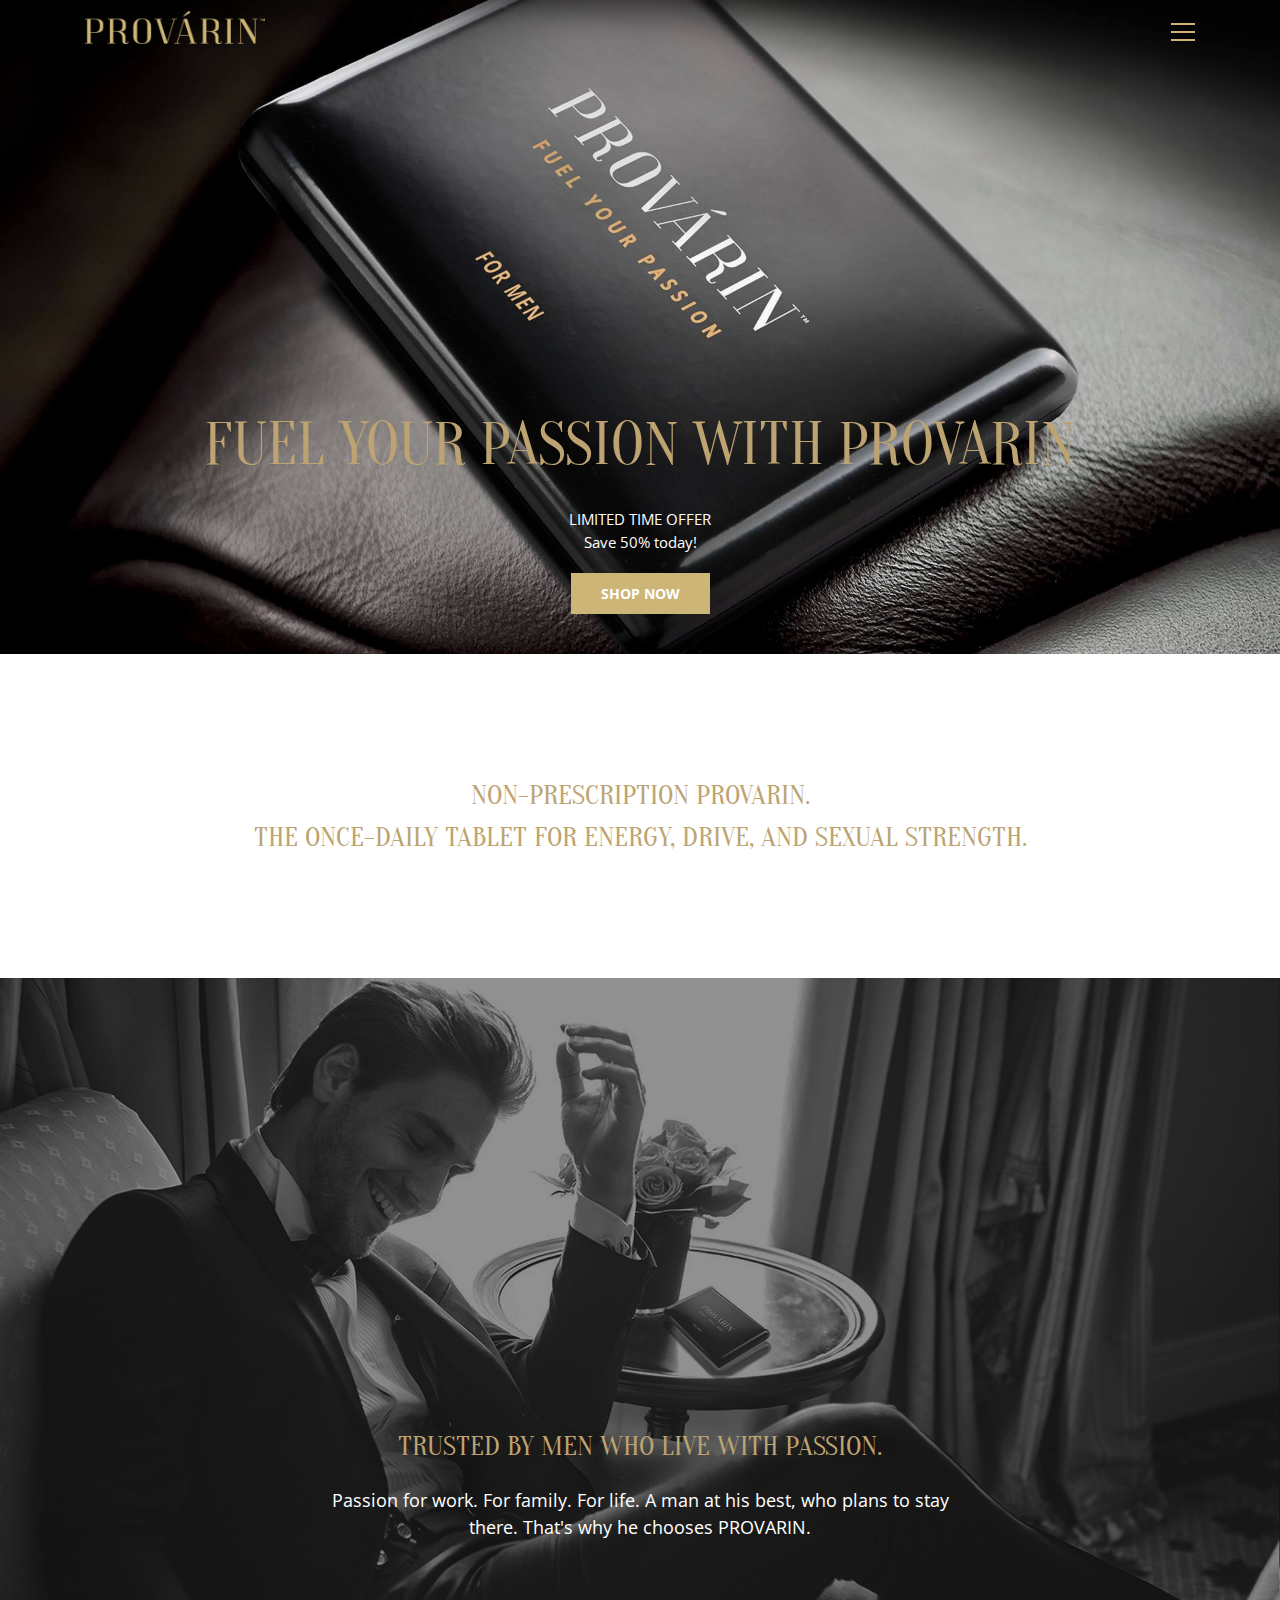
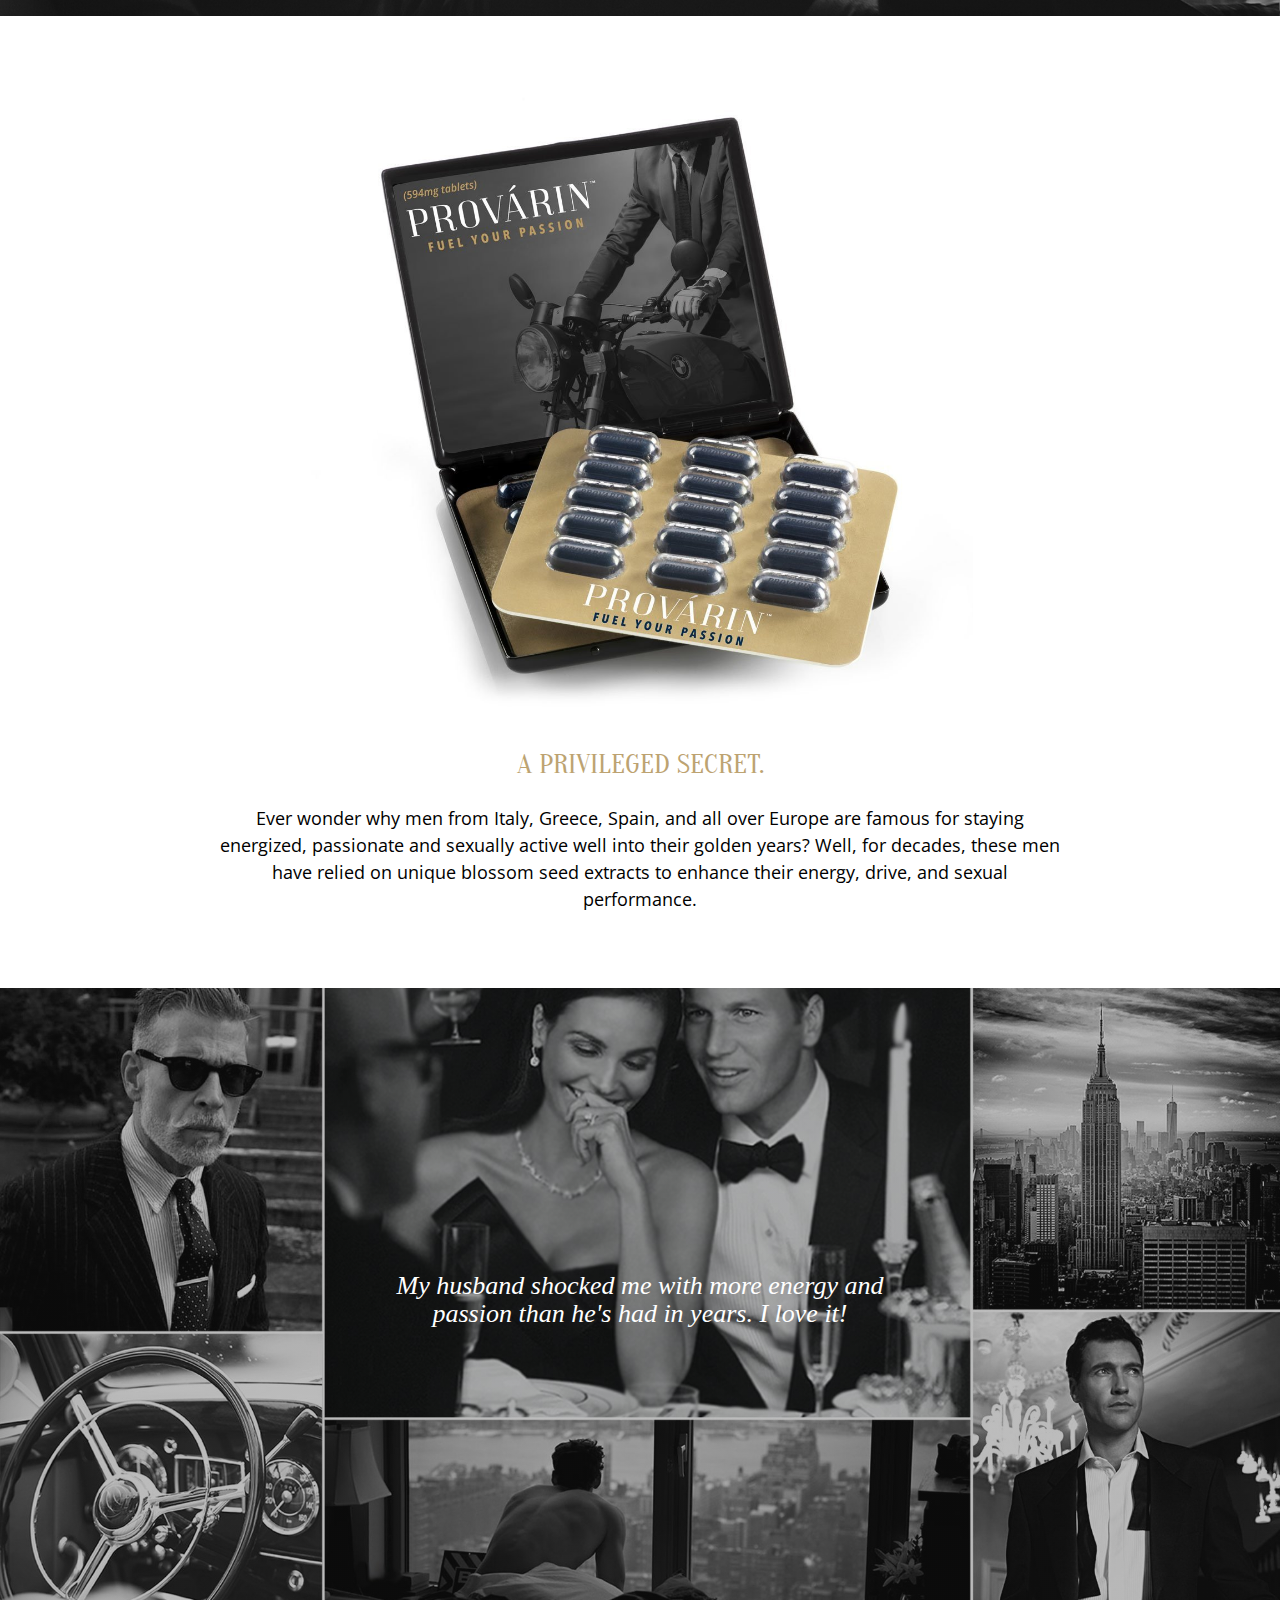
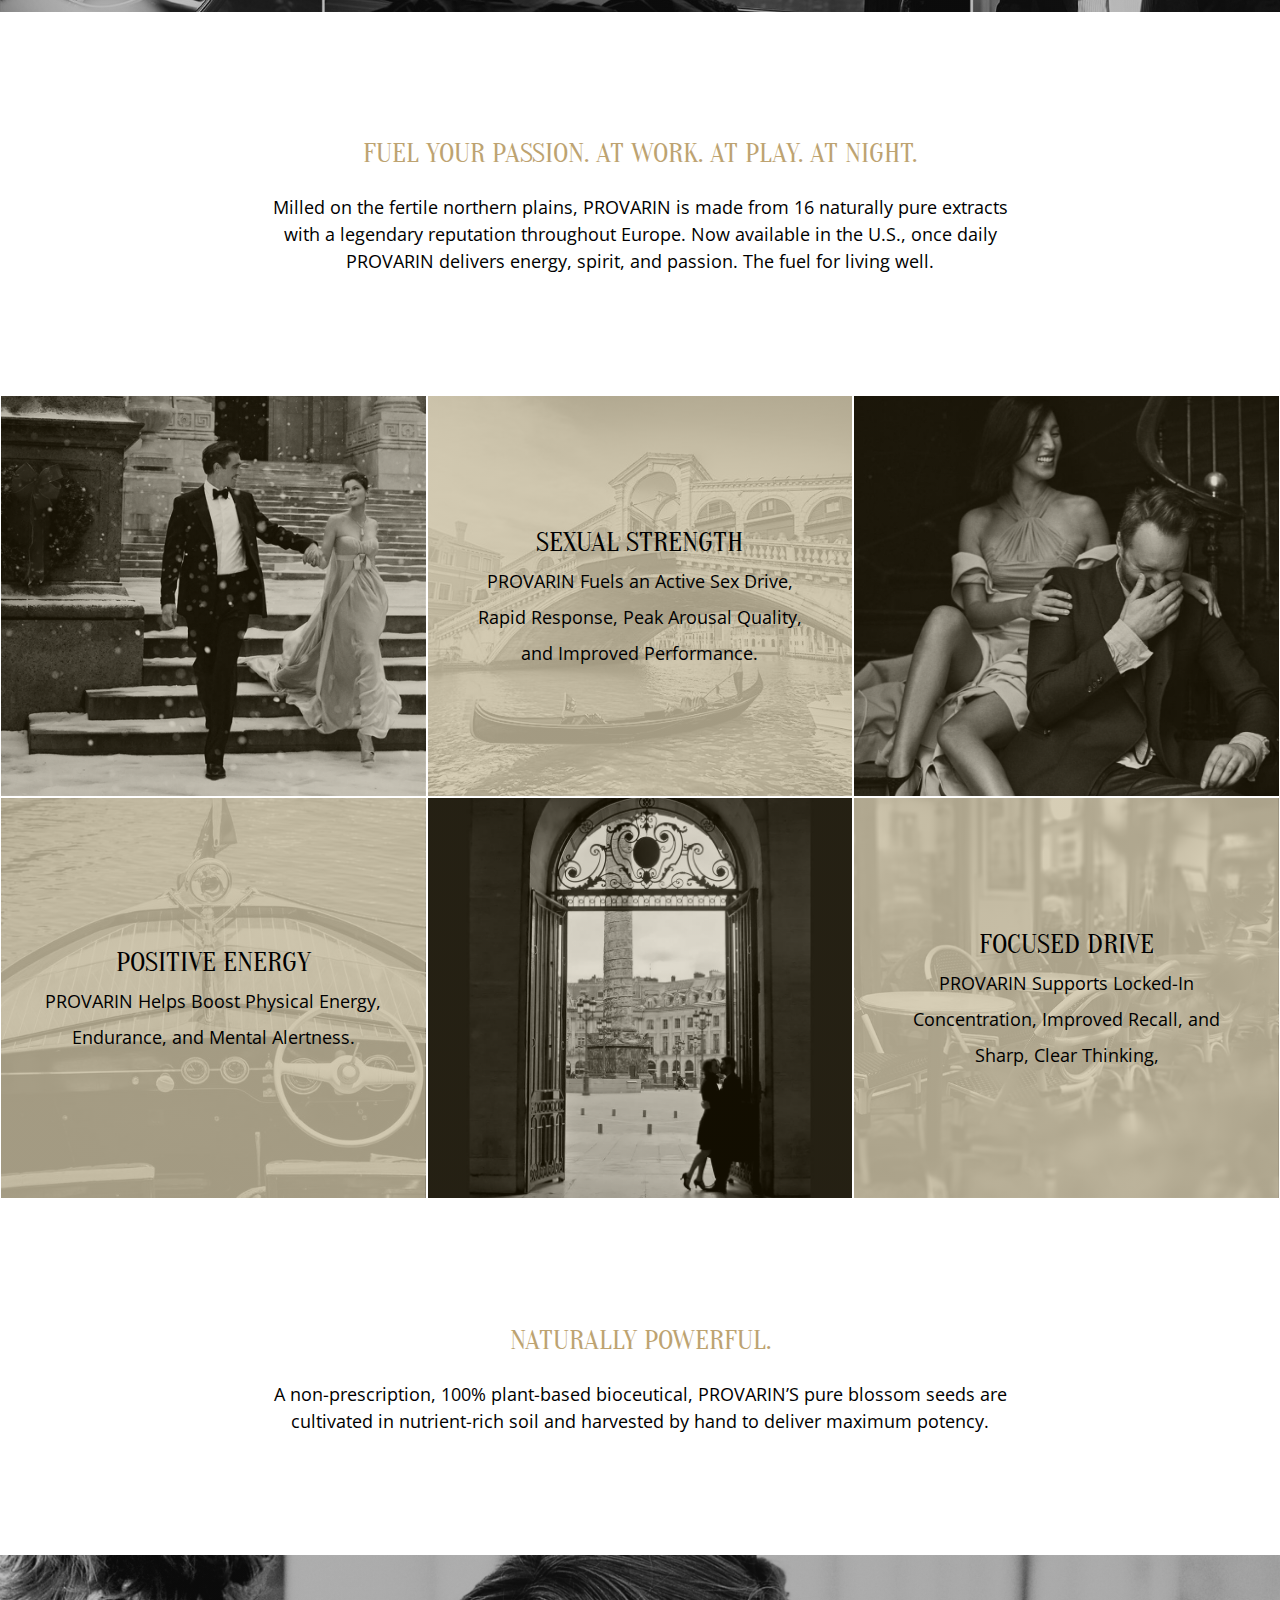
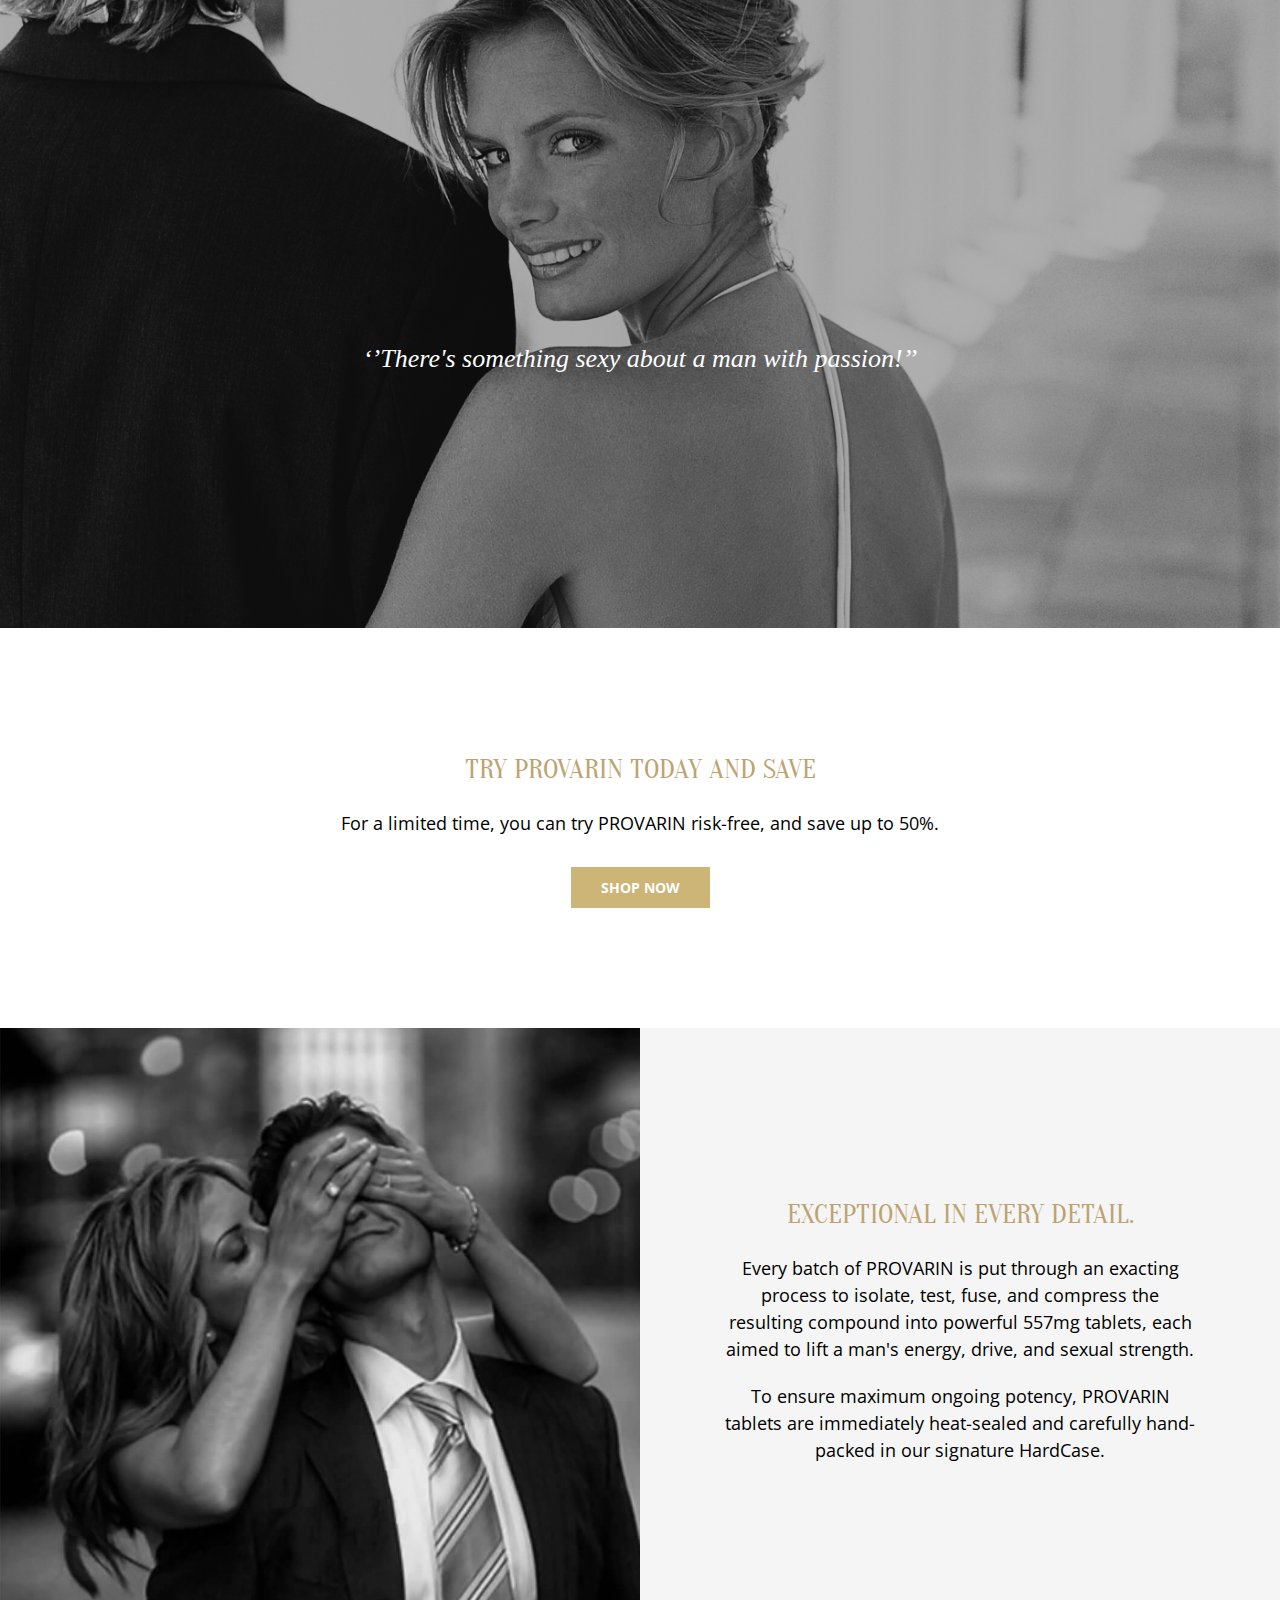
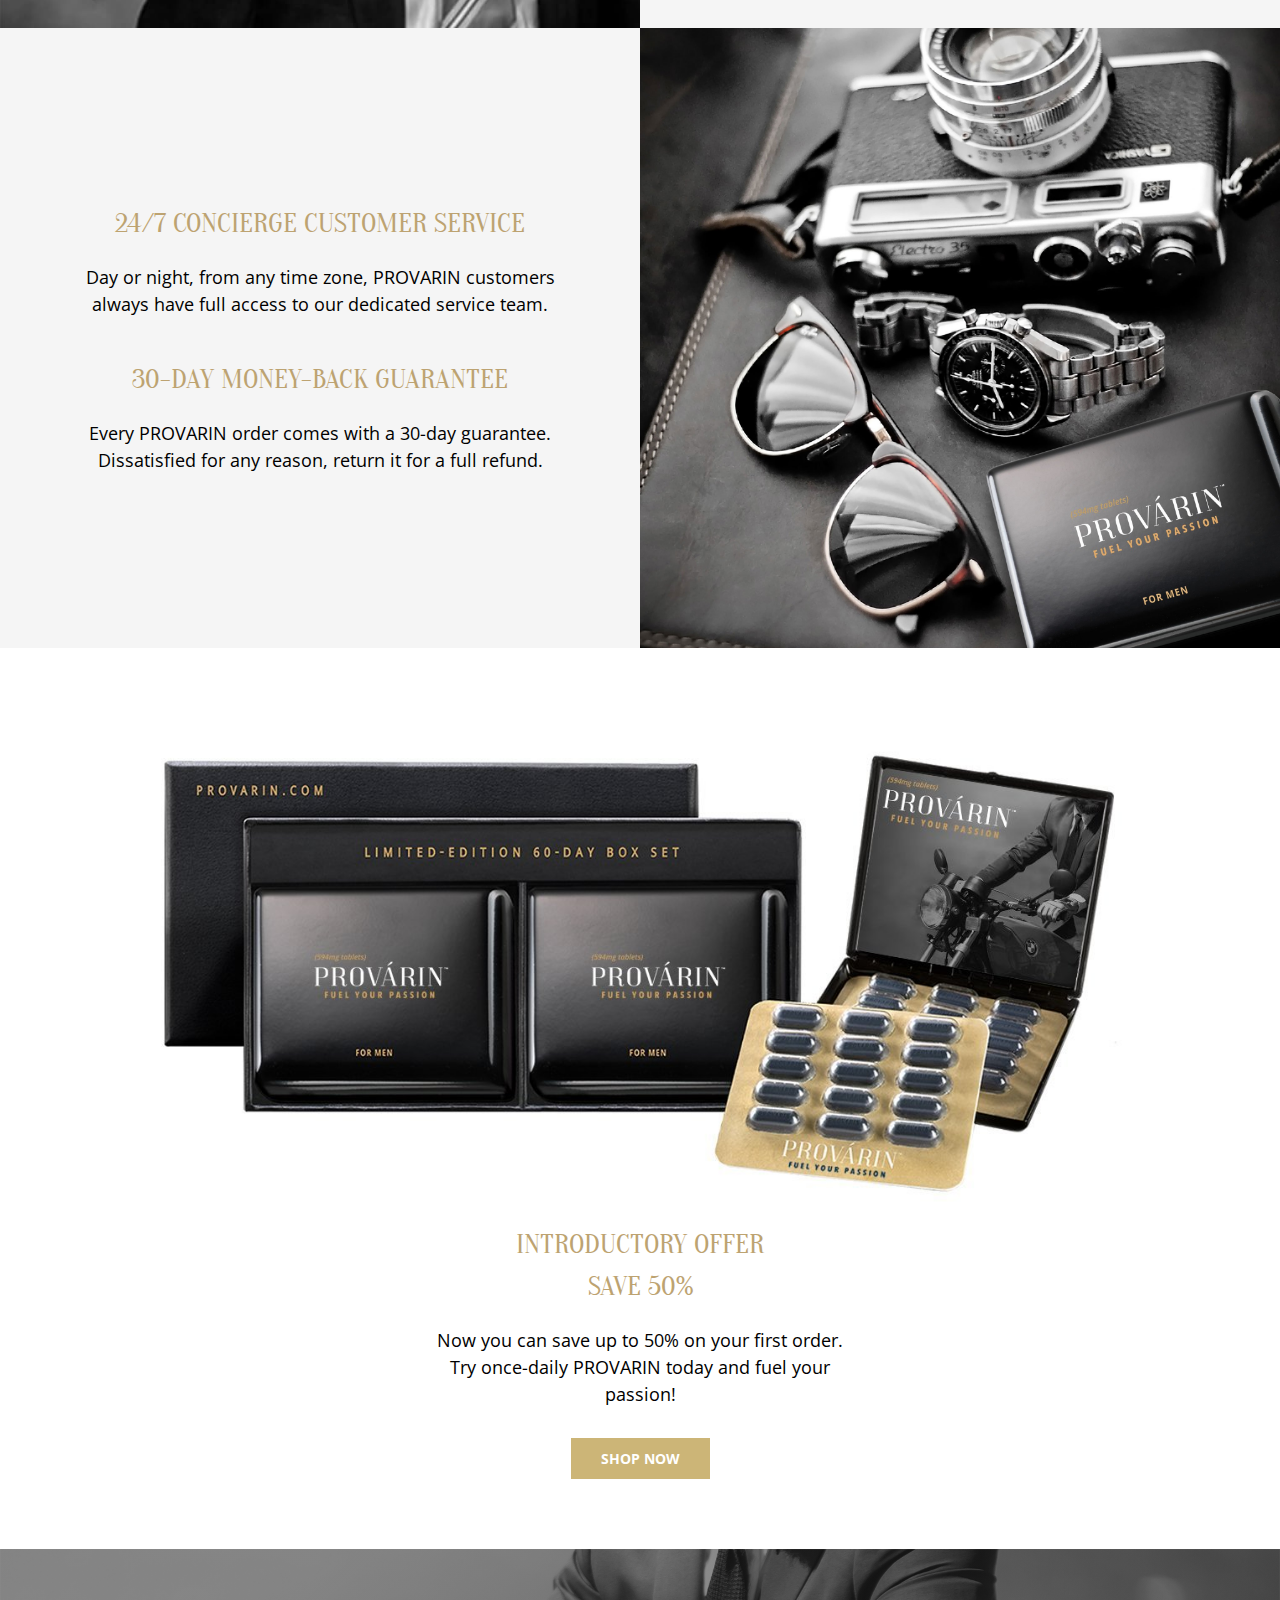
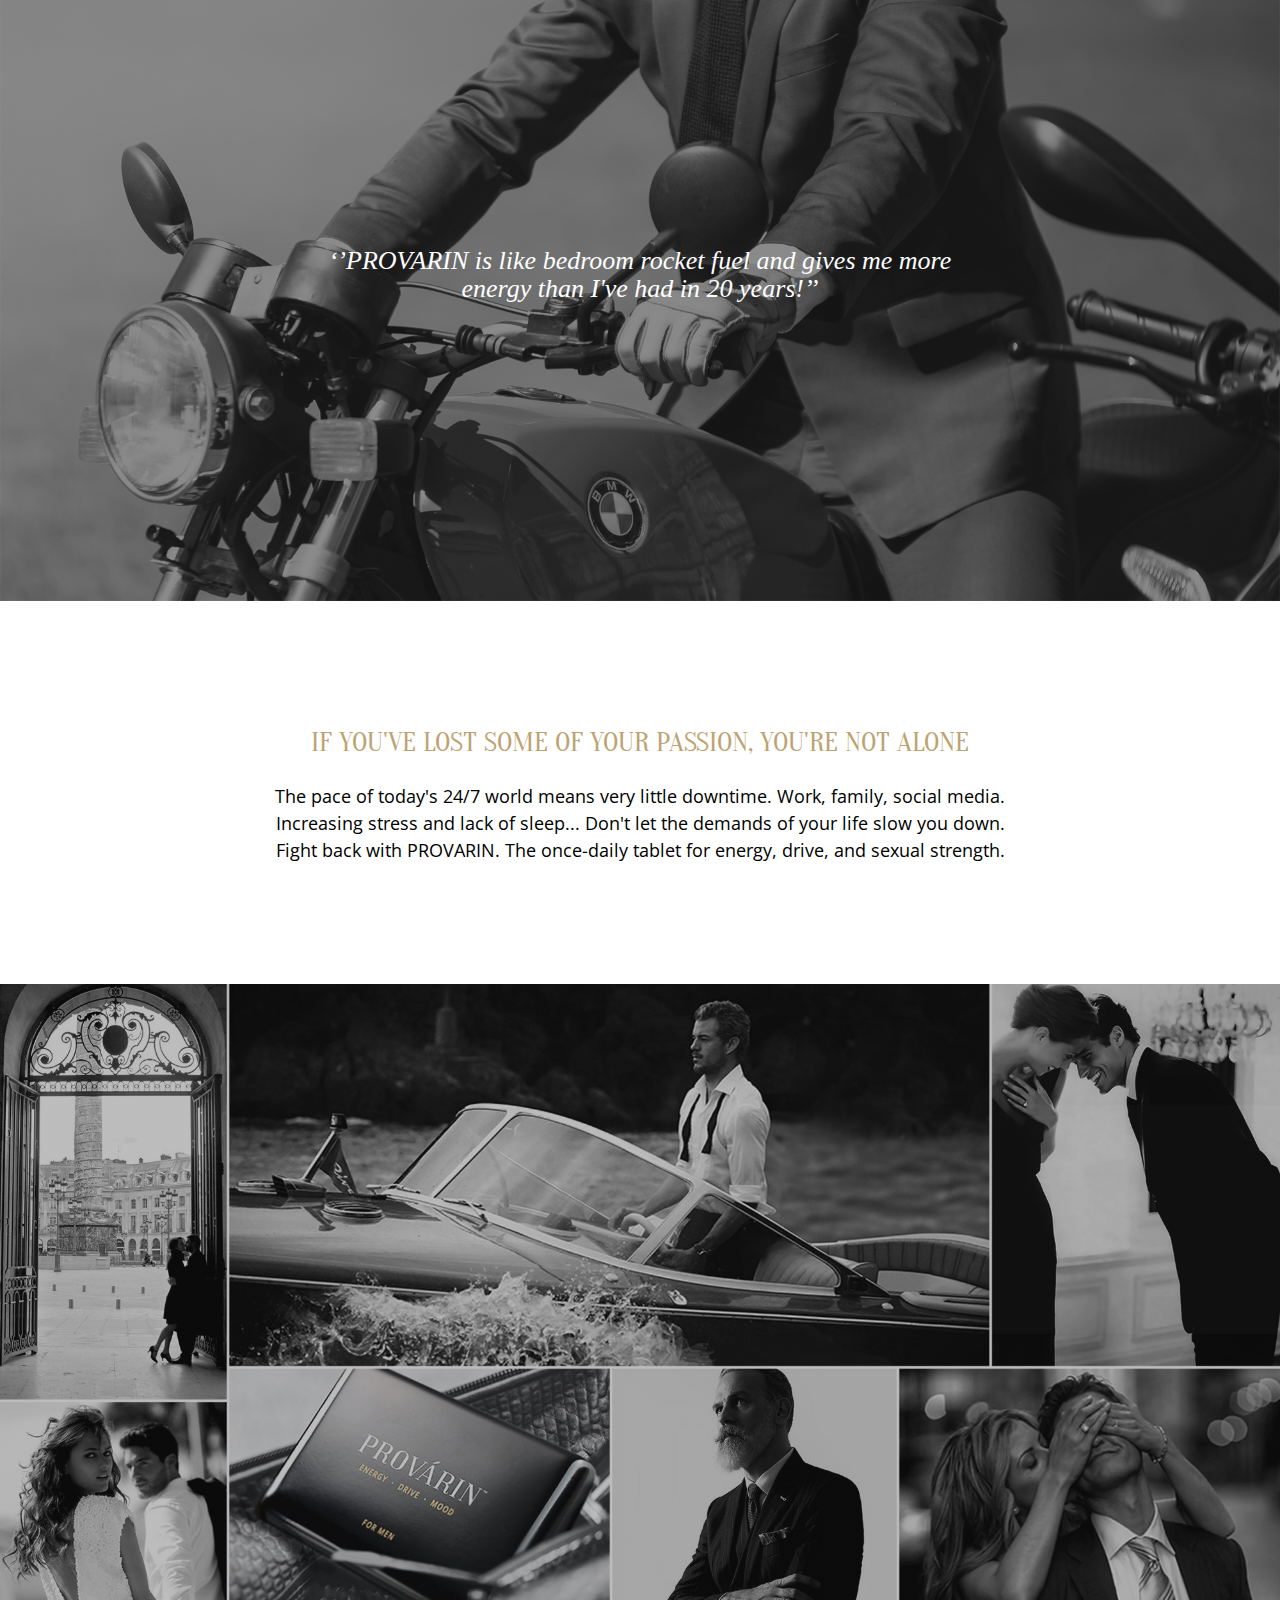
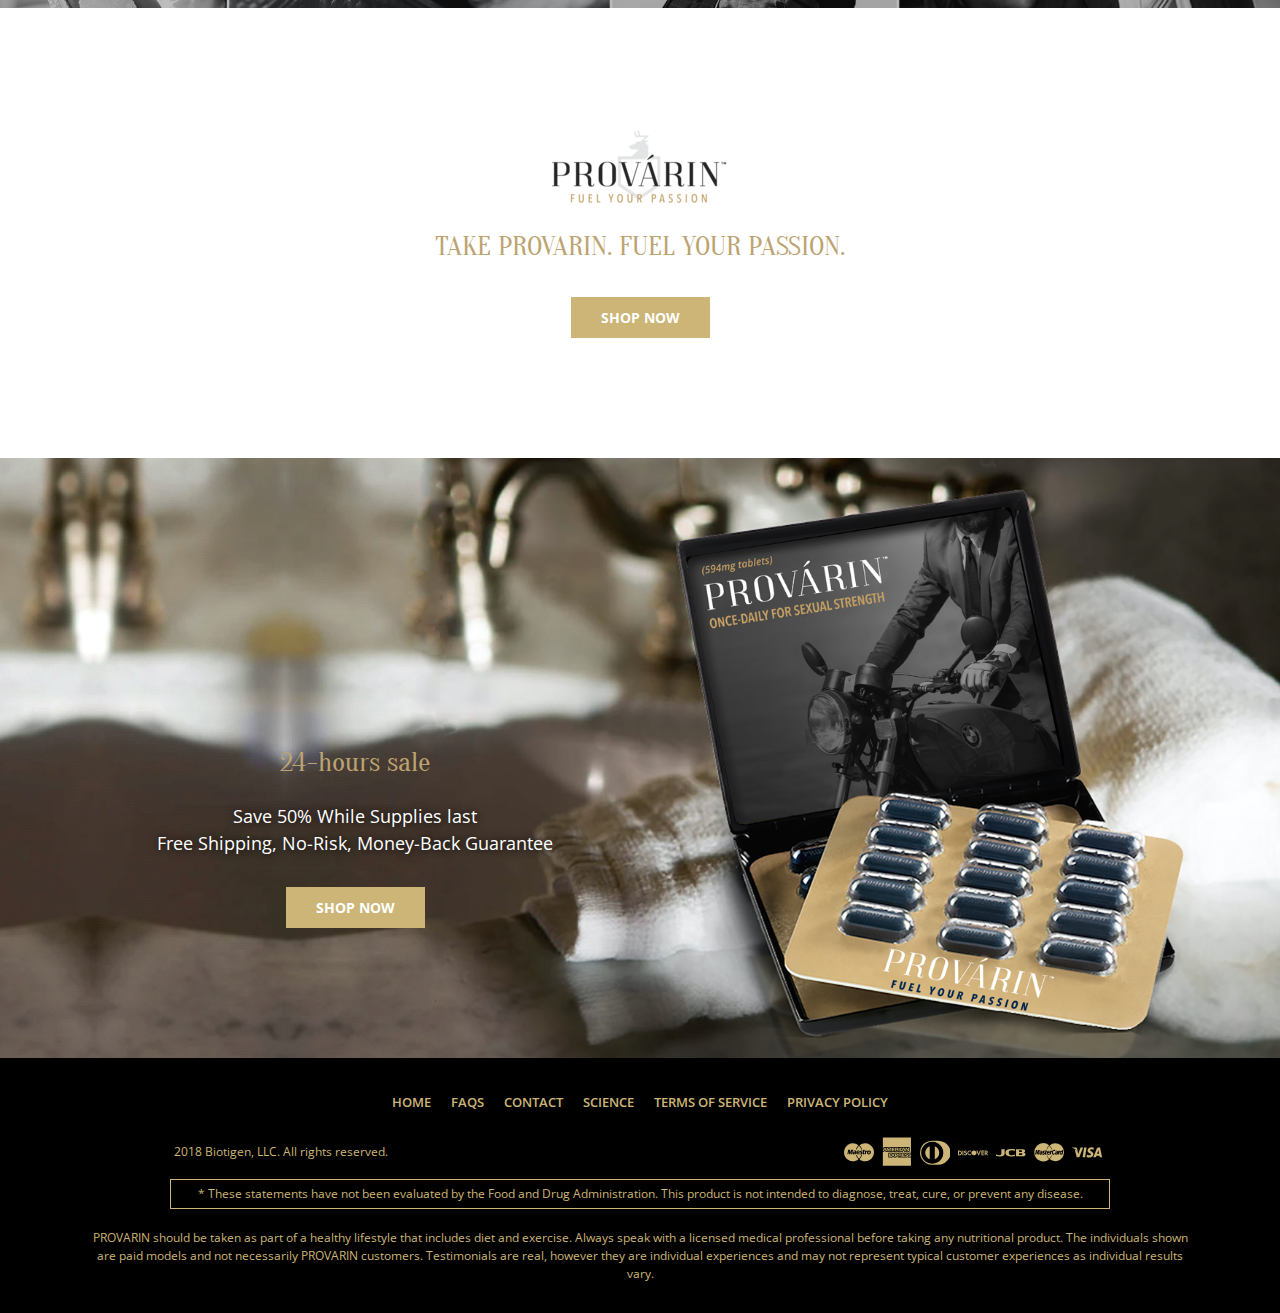
<file: index.html>
<!DOCTYPE html>
<html lang="en">
<head>
	<meta charset="UTF-8">
	<meta name="viewport" content="width=device-width, initial-scale=1.0">
	<meta http-equiv="X-UA-Compatible" content="ie=edge">
	<title>Provarin</title>
	<link href="https://fonts.googleapis.com/css?family=Old+Standard+TT:400,400i,700|Open+Sans:300,400,600,700,800|Oranienbaum&display=swap&subset=cyrillic,cyrillic-ext" rel="stylesheet">
<link rel="stylesheet" href="css/libs.min.css">
	<link rel="stylesheet" href="css/style.min.css">
</head>
<body>
<!-- ---------------------start sicky header-------------- -->
	<div class="sticky-header">	
		<div class="container">
			<div class="logo">

			<a href="index.html">
				<img src="img/logo.png" alt="">
			</a>
		</div>
		<div class="menu-button">
			<div class="menu-button__item"></div>
			<div class="menu-button__item"></div>
			<div class="menu-button__item"></div>
		</div>
		<nav class="menu">
			<ul>
				<li>
					<a href="index.html">HOME</a>
				</li>
				<li>
					<a href="faq.html">FAQS</a>
				</li>
				<li>
					<a href="contact.html">CONTACT</a>
				</li>
				
			</ul>
		</nav>
		</div>
	</div>
<!-----------------------end sicky header-------------- -->

<!-----------------------start header-------------- -->
<header class="header">
	<h1>FUEL YOUR PASSION WITH PROVARIN</h1>
	<div class="header__sub-title">
		LIMITED TIME OFFER
	</div>
	<div class="header__text">
		Save 50% today!
	</div>
	<div class="button">
		<a href="#">
			SHOP NOW
		</a>
	</div>

</header>
<!-----------------------end header-------------- -->

<!-----------------------start white-section------------- -->
<section class="white-section">
	<div class="container">
		<h2>NON-PRESCRIPTION PROVARIN.</h2>
<h2>THE ONCE-DAILY TABLET FOR ENERGY, DRIVE, AND SEXUAL STRENGTH.</h2>
	</div>
</section>
<!-----------------------end white-section------------- -->

<!-- --------------------start hero-section------------------- -->
<section class="hero-section">
	<div class="container">
		<h2>TRUSTED BY MEN WHO LIVE WITH PASSION.</h2>
		<p>Passion for work. For family. For life. A man at his best, who plans to stay there. That's why he chooses PROVARIN.</p>
	</div>
</section>
<!-- --------------------end hero-section------------------- -->

<!-- --------------------start secret section------------------- -->
<section class="secret">
	<div class="container">
		<img src="img/banner2n.jpg" alt="">
	<h2>A PRIVILEGED SECRET.</h2>
	<p>Ever wonder why men from Italy, Greece, Spain, and all over Europe are famous for staying energized, passionate and sexually active well into their golden years? Well, for decades, these men have relied on unique blossom seed extracts to enhance their energy, drive, and sexual performance.</p>
	</div>
	
</section>
<!-- --------------------end secret section------------------- -->

<!-- --------------------start image section------------------- -->
<section class="image-section">
	<img src="img/img2.jpg" alt="">
	
		<div class="quote"><div class="quote-wrapper">My husband shocked me with more energy

and passion than he's had in years. I love it!</div>
	</div>
	
</section>
<!-- --------------------end image section------------------- -->

<!-----------------------start white-section------------- -->
<section class="white-section">
	<div class="container">
		<h2>FUEL YOUR PASSION. AT WORK. AT PLAY. AT NIGHT.</h2>
<p>Milled on the fertile northern plains, PROVARIN is made from 16 naturally pure extracts with a legendary reputation throughout Europe. Now available in the U.S., once daily PROVARIN delivers energy, spirit, and passion. The fuel for living well.</p>
	</div>
</section>
<!-----------------------end white-section------------- -->

<!--------------------start advantage section------------- -->
<section class="advantage">
	<div class="row">
		<div class="col-lg-4 col-md-6 col-sm-6">
			<div class="advantage__item">
				
			</div>
		</div>
		<div class="col-lg-4 col-md-6 col-sm-6">
			<div class="advantage__item">
				<h2>SEXUAL STRENGTH</h2>
				<p>PROVARIN Fuels an Active Sex Drive, Rapid Response, Peak Arousal Quality, and Improved Performance.</p>
			</div>
		</div>
		<div class="col-lg-4 col-md-6 col-sm-6">
			<div class="advantage__item">
				
			</div>
		</div>
		<div class="col-lg-4 col-md-6 col-sm-6">
			<div class="advantage__item">
				<h2>POSITIVE ENERGY</h2>
				<p>PROVARIN Helps Boost Physical Energy, Endurance, and Mental Alertness.</p>
			</div>
		</div>
		<div class="col-lg-4 col-md-6 col-sm-6">
			<div class="advantage__item">
				
			</div>
		</div>
		<div class="col-lg-4 col-md-6 col-sm-6">
			<div class="advantage__item">
				<h2>FOCUSED DRIVE</h2>
				<p>PROVARIN Supports Locked-In Concentration, Improved Recall, and Sharp, Clear Thinking,</p>
			</div>
		</div>
	</div>
</section>
<!---------------------start advantage section------------- -->

<!-----------------------start white-section------------- -->
<section class="white-section">
	<div class="container">
		<h2>NATURALLY POWERFUL.</h2>
<p>A non-prescription, 100% plant-based bioceutical, PROVARIN’S pure blossom seeds are cultivated in nutrient-rich soil and harvested by hand to deliver maximum potency.</p>
	</div>
</section>
<!-----------------------end white-section------------- -->

<!-- --------------------start image section------------------- -->
<section class="image-section image-section--brown">
	<img src="img/img-12.png" alt="">
	
		<div class="quote"><div class="quote-wrapper quote-wrapper--women">‘’There's something sexy about a man with passion!’’</div>
	</div>
	
</section>
<!-- --------------------end image section------------------- -->

<!-----------------------start white-section------------- -->
<section class="white-section">
	<div class="container">
		<h2>TRY PROVARIN TODAY AND SAVE</h2>
<p>For a limited time, you can try PROVARIN risk-free, and save up to 50%.</p>
<div class="button">
	<a href="">SHOP NOW</a>
</div>
	</div>
</section>
<!-----------------------end white-section------------- -->

<!-----------------------start services section------------- -->
<section class="services">
	<div class="row">
		<div class="col-md-6">
			<div class="services__item">
				
			</div>
		</div>
		<div class="col-md-6">
			<div class="services__item">
				<h2>EXCEPTIONAL IN EVERY DETAIL.</h2>
				<p>Every batch of PROVARIN is put through an exacting

process to isolate, test, fuse, and compress the resulting compound into powerful 557mg tablets, each aimed to

lift a man's energy, drive, and sexual strength.</p>
<p>To ensure maximum ongoing potency, PROVARIN

tablets are immediately heat-sealed and carefully

hand-packed in our signature HardCase.</p>
			</div>
		</div>
		<div class="col-md-6">
			<div class="services__item">
				<h2>24/7 CONCIERGE CUSTOMER SERVICE</h2>
				<p>Day or night, from any time zone, PROVARIN customers always have full access to our dedicated service team.</p>
				<h2>30-DAY MONEY-BACK GUARANTEE</h2>
				<p>Every PROVARIN order comes with a 30-day guarantee.

Dissatisfied for any reason, return it for a full refund.

</p>
			</div>
		</div>
		<div class="col-md-6">
			<div class="services__item">
				
			</div>
		</div>
	</div>
</section>
<!-----------------------end services section--------------->

<!-----------------------start intro-offer section--------------->
<section class="intro-offer">
	<div class="container">
		<img src="img/provarin.jpg" alt="">
		<h2>INTRODUCTORY OFFER</h2>
		<h2>SAVE 50%</h2>
		<p>Now you can save up to 50% on your first order.

Try once-daily PROVARIN today and fuel your passion!</p>
<div class="button">
	<a href="">SHOP NOW</a>
</div>
	</div>
</section>
<!-----------------------end intro-offer section--------------->

<!-- --------------------start image section------------------- -->
<section class="image-section image-section--brown">
	<img src="img/mot-2.png" alt="">
	
		<div class="quote"><div class="quote-wrapper">‘’PROVARIN is like bedroom rocket fuel and gives me more energy than I've had in 20 years!’’</div>
	</div>
	
</section>
<!-- --------------------end image section------------------- -->

<!-----------------------start white-section------------- -->
<section class="white-section">
	<div class="container">
		<h2>IF YOU'VE LOST SOME OF YOUR PASSION, YOU'RE NOT ALONE</h2>
<p>The pace of today's 24/7 world means very little downtime. Work, family, social media. Increasing stress and lack of sleep... Don't let the demands of your life slow you down. Fight back with PROVARIN. The once-daily tablet for energy, drive, and sexual strength.</p>

	</div>
</section>
<!-----------------------end white-section------------- -->

<!-- --------------------start image section------------------- -->
<section class="image-section">
	<img src="img/img1.jpg" alt="">
	
		<div class="quote">
	</div>
	
</section>
<!-- --------------------end image section------------------- -->

<!-----------------------start white-section------------- -->
<section class="white-section">
	<div class="container">
		<img src="img/logo2.png" alt="">
		<h2>TAKE PROVARIN. FUEL YOUR PASSION.</h2>
		<div class="button">
	<a href="">SHOP NOW</a>
</div>


	</div>
</section>
<!-----------------------end white-section------------- -->

<!-----------------------start offer-section------------- -->
<section class="offer-section">
	<div class="container">
		<div class="row">
			<div class="col-md-6 col-sm-6">
				<h2>24-hours sale</h2>
				<p>Save 50% While Supplies last</p>
				<p>Free Shipping, No-Risk, Money-Back Guarantee</p>
				<div class="button">
	<a href="">SHOP NOW</a>
</div>

			</div>
		</div>
	</div>
</section>
<!-----------------------end offer-section------------- -->

<!-----------------------start footer------------- -->
<footer class="footer">
	<div class="container">
		<div class="footer__menu">
			<ul>
				<li>
					<a href="index.html">
					HOME   
				</a>
			</li>
				<li>
					<a href="faq.html">
					FAQS 
				</a>
			</li>
				<li>
					<a href="contact.html">
						CONTACT
					</a>
				</li>
				<li>
					<a href="science.html">
						SCIENCE
					</a>
				</li>
				<li>
					<a href="terms-of-service.html">
						TERMS OF SERVICE
					</a>
				</li>
				<li>
					<a href="privacy-police.html">
						PRIVACY POLICY
					</a>
				</li>
			</ul>
		</div>
		<div class="footer__copy-wrapper">
			<div class="footer__copy">
				2018 Biotigen, LLC. All rights reserved.
			</div>
			<div class="footer__payment">
				<div class="footer__payment-item">
					<a href="">
					<img src="img/maestro.svg" alt=""></a>
				</div>
				<div class="footer__payment-item">
					<a href="">
						<img src="img/ae.svg" alt="">
					</a>
					
				</div>
				<div class="footer__payment-item">
					<a href="">
						<img src="img/pay-logo-3.svg" alt="">
					</a>
					
				</div>
					<div class="footer__payment-item">
					<a href="">
						<img src="img/discover.svg" alt="">
					</a>
					
				</div>

					<div class="footer__payment-item">
					<a href="">
						<img src="img/jcb.svg" alt="">
					</a>
					
				</div>

				<div class="footer__payment-item">
					<a href="">
						<img src="img/mc.svg" alt="">
					</a>
					
				</div>

				<div class="footer__payment-item">
					<a href="">
						<img src="img/visa.svg" alt="">
					</a>
					
				</div>				
			</div>
		</div>

	<div class="footer__warning">
		* These statements have not been evaluated by the Food and Drug Administration. This product is not intended to diagnose, treat, cure, or prevent any disease.
	</div>

	<div class="footer__text">
		PROVARIN should be taken as part of a healthy lifestyle that includes diet and exercise. Always speak with a licensed medical professional before taking any nutritional product. The individuals shown are paid models and not necessarily PROVARIN customers. Testimonials are real, however they are individual experiences and may not represent typical customer experiences as individual results vary.
	</div>

	</div>
</footer>
<!-----------------------end footer------------- -->

	<script src="https://ajax.googleapis.com/ajax/libs/jquery/3.4.1/jquery.min.js"></script>
	<script src="js/libs.min.js"></script>
	<script src="js/main.js"></script>
</body>
</html>
</file>
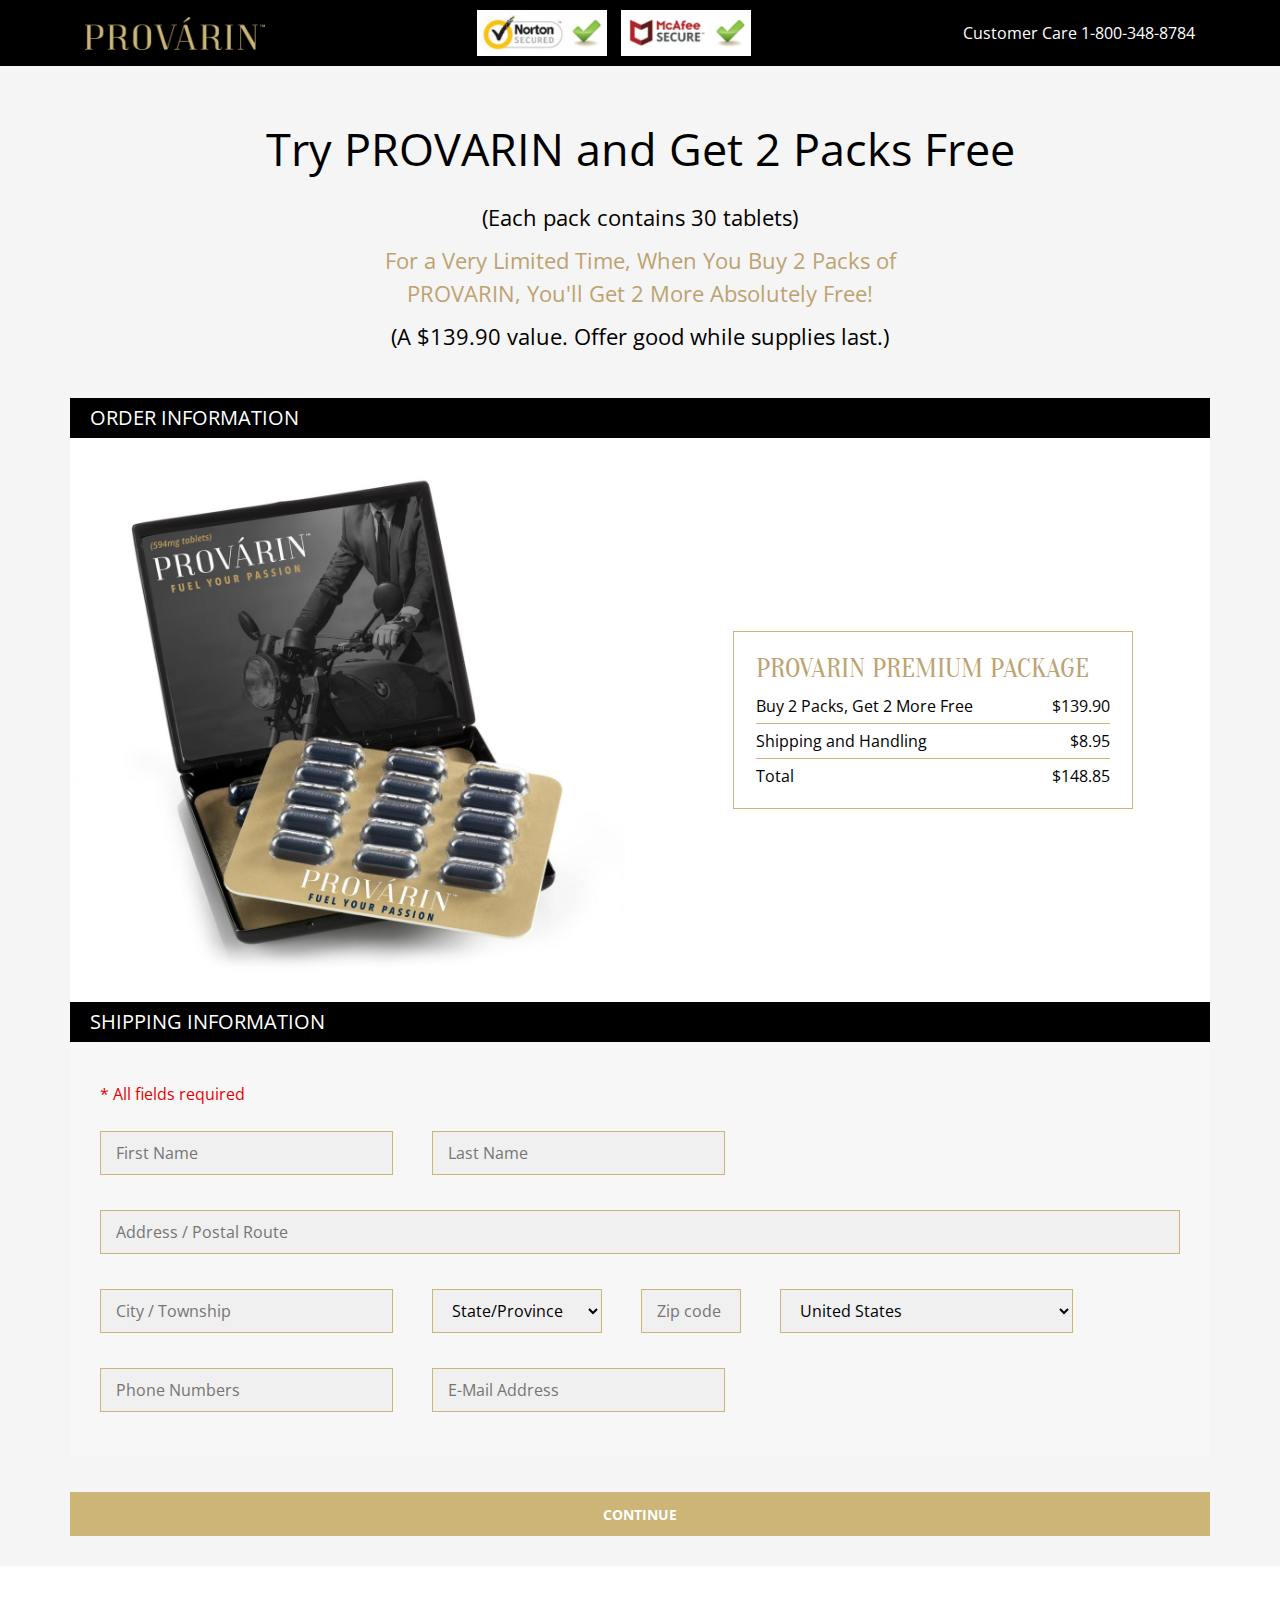
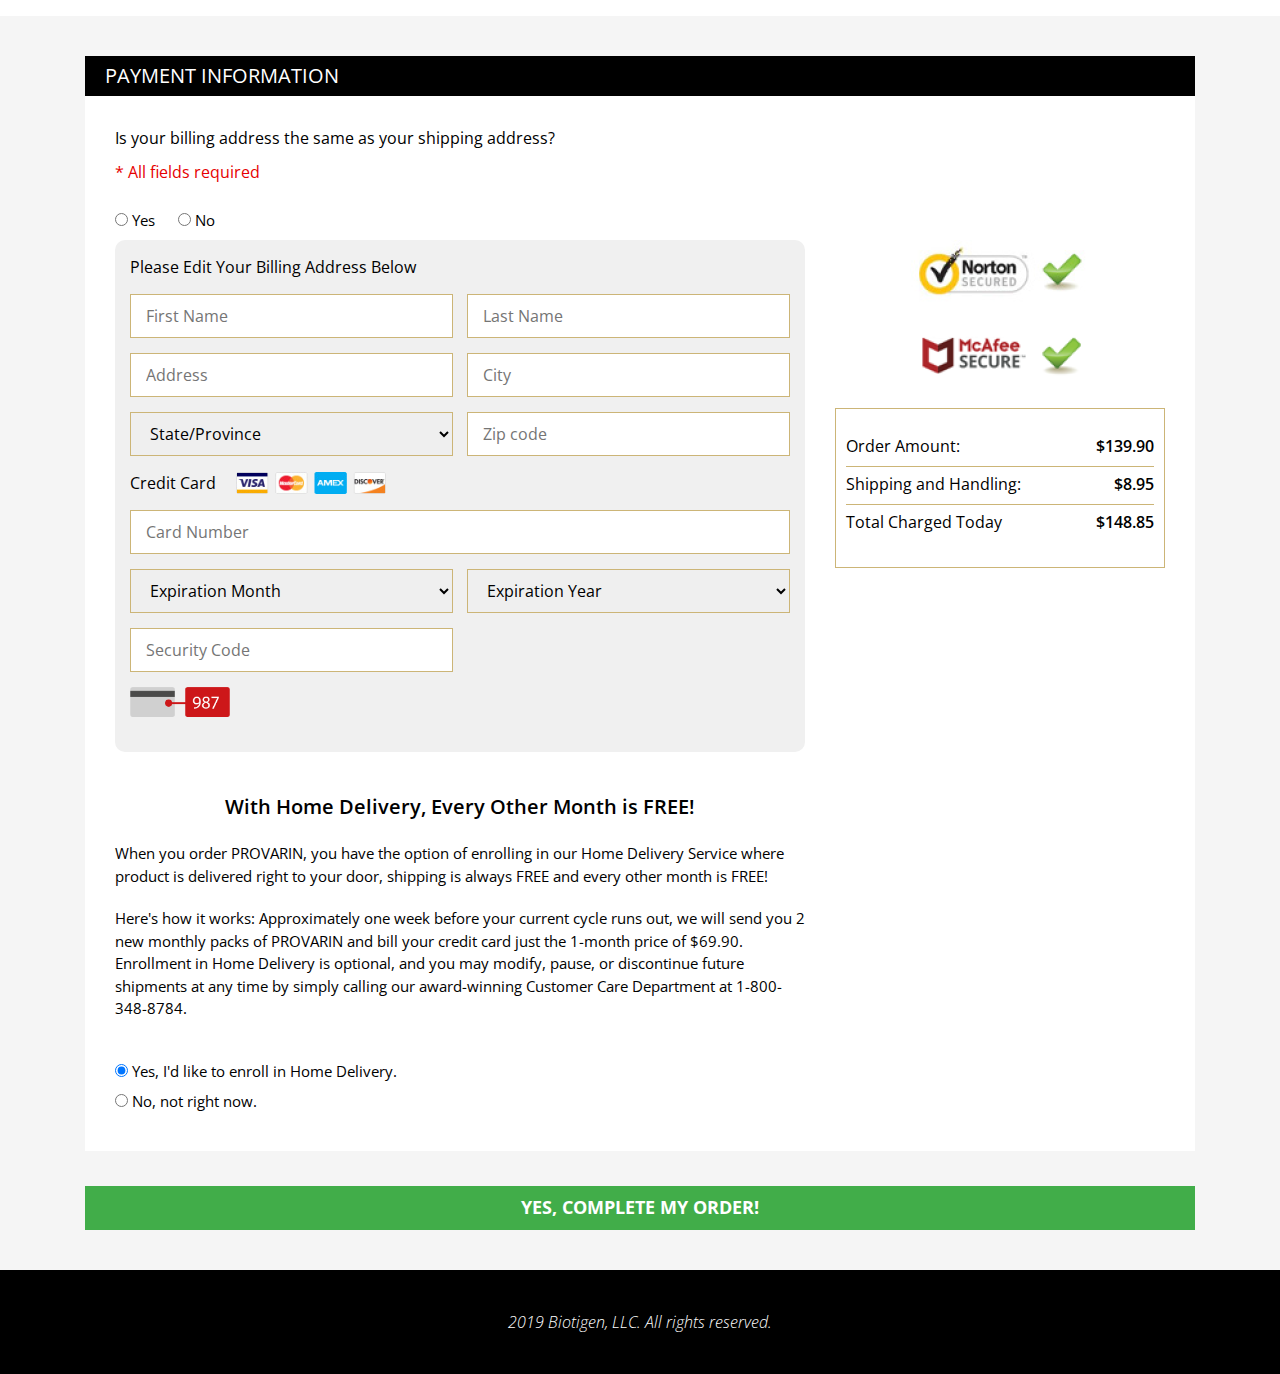
<file: checkout.html>
<!DOCTYPE html>
<html lang="en">
<head>
	<meta charset="UTF-8">
	<meta name="viewport" content="width=device-width, initial-scale=1.0">
	<meta http-equiv="X-UA-Compatible" content="ie=edge">
	<title>Provarin</title>
	<link href="https://fonts.googleapis.com/css?family=Old+Standard+TT:400,400i,700|Open+Sans:300,400,600,700,800|Oranienbaum&display=swap&subset=cyrillic,cyrillic-ext" rel="stylesheet">
<link rel="stylesheet" href="css/libs.min.css">
	<link rel="stylesheet" href="css/style.min.css">
</head>
<body>
<!-------------start checkout header---------------- -->
<header class="checkout-header">	
	<div class="container">	
		<div class="checkout__logo">
			<a href="index.html">
				<img src="img/logo.png" alt="">
			</a>
		</div>	
		<div class="checkout__header-wrapper">
			<img src="img/norton.png" alt="">
			<img src="img/mcafee.png" alt="">
		</div>
		<div class="checkout__header-phone">
			Customer Care 1-800-348-8784
		</div>
	</div>
</header>

<!-------------end checkout header---------------- -->

<!-------------start checkout content---------------->
<div class="checkout-content">
	<div class="container">
		<h1>Try PROVARIN and Get 2 Packs Free
</h1>
<p>(Each pack contains 30 tablets)	</p>
<div class="checkout-content__text">
	For a Very Limited Time, When You Buy 2 Packs of
PROVARIN, You'll Get 2 More Absolutely Free!
</div>

<p>(A $139.90 value. Offer good while supplies last.)	</p>

	</div>
</div>
<!-------------end checkout content---------------->

<!-------------start order information---------------->

<section class="order-information">
	<div class="container">
		<div class="order-information__wrapper">
			<div class="order-information__header">
				ORDER INFORMATION
			</div>
			<div class="row">
				<div class="col-md-6">
					<img src="img/banner2n.jpg" alt="">
				</div>
				<div class="col-md-6">
					<div class="order-information__text-wrapper">
						<h2>PROVARIN PREMIUM PACKAGE</h2>
						<div class="order-information__row">
							<span>Buy 2 Packs, Get 2 More Free</span> <span>$139.90</span>
						</div>
						<div class="order-information__row">
							<span>Shipping and Handling</span>
							<span>$8.95</span>
						</div>
						<div class="order-information__row">
							<span>Total</span>
							<span>$148.85</span>
							
						</div>
						




					</div>
				</div>
			</div>
		</div>
	</div>
</section>

<!-------------end order information---------------->

<!-------------start form section---------------->
<section class="form-section">
	<div class="container">
		<div class="form-wrapper">
			<div class="form-wrapper__header">
				SHIPPING INFORMATION
			</div>
			<form action="">
				<div class="form__content">
					<div class="form__warning">
						*  All fields required
					</div>
					<div class="input__row">
						<input type="text" placeholder="First Name">
						<input type="text" placeholder="Last Name">
					</div>
					<div class="input__row">
						<input type="text" placeholder="Address / Postal Route" class="address-input">
					</div>

					<div class="input__row">
						<input type="text" placeholder="City / Township">
						<select name="" id="" class="state-input">
							<option>State/Province</option>
							<option>Alabama</option>
							<option>Alaska</option>
							<option>Arizona</option>
							<option>Arkansas</option>
							<option>California</option>
							<option>Colorado</option>
							<option>Connecticut</option>
							<option>Delaware</option>
							<option>District of Columbia</option>
						<option>Florida</option>
						<option>Georgia</option>
						<option>Hawaii</option>
						<option>Idaho</option>
						<option>Illinois</option>
						<option>Indiana</option>
						<option>Iowa</option>
						<option>Kansas</option>
						<option>Kentucky</option>
						<option>Louisiana</option>
						<option>Maine</option>
						<option>Maryland</option>
						<option>Massachusetts</option>
						<option>Michigan</option>
						<option>Minnesota</option>
						<option>Mississippi</option>
						<option>Missouri</option>
						<option>Montana</option>
						<option>Nebraska</option>
						<option>Nevada</option>
						<option>New Hampshire</option>
						<option>New Jersey</option>
						<option>New Mexico</option>
						<option>New York</option>
						<option>North Carolina</option>
						<option>North Dakota</option>
						<option>Ohio</option>
						<option>Oklahoma</option>
						<option>Oregon</option>
						<option>Pennsylvania</option>
						<option>Rhode Island</option>
						<option>South Carolina</option>
						<option>South Dakota</option>
						<option>Tennessee</option>
						<option>Texas</option>
						<option>Utah</optios>
						<option>Vermont</option>
						<option>Virginia</option>
						<option>Washington</option>
						<option>West Virginia</option>
						<option>Wisconsin</option>
						<option>Wyoming</option>
						<option>Armed Forces Americas</option>
						<option>Armed Forces Africa</option>
						<option>Armed Forces Canada</option>
						<option>Armed Forces Europe</options>
						<option>Armed Forces Middle East</option>
						<option>Armed Forces Pacific</option>
						<option>American Samoa</option>
						<option>Federated States of Micronesia</option>
						<option>Guam</option>
						<option>Marshall Islands</option>
						<option>Northern Mariana Islands</option>
						<option>Palau</option>
						<option>Puerto Rico</option>
						<option>Virgin Islands</option>
					
						</select>
						<input type="text" placeholder="Zip code" class="zip-code">
						<select name="" id="">
							<option value="">United States</option>
							<option value="">Canada</option>
							
						</select>
					</div>

					<div class="input__row">
						<input type="text" placeholder="Phone Numbers">
						<input type="text" placeholder="E-Mail Address">
					</div>
					
					
				</div>
				<input type="submit" value="CONTINUE">
			</form>
		</div>
	</div>
</section>
<!-------------end form section---------------->

<!-------------start payment info section---------------->

<section class="payment-info">
	<div class="container">
		
			<div class="paymeny-info__header">
			PAYMENT INFORMATION
		</div>
		<div class="payment-info__wrapper">
			<div class="payment-info__note">Is your billing address the same as your shipping address?</div>
		
<div class="form__warning">
						*  All fields required
					</div>
		<div class="radio__wrapper">
			<div class="radio__row">
				<input type="radio" name='1' id="1">
				<label for="1">Yes</label>
			</div>
			<div class="radio__row">
			<input type="radio" name='1' id="2">
			<label for="2">No</label>
		</div>
		</div>

		<div class="row">
			<div class="col-lg-8">
				<form class="payment-form">
					<div class="payment-form__title">
						Please Edit Your Billing Address Below
					</div>
					<div class="payment-form__row">
						<input type="text" placeholder="First Name">
						<input type="text" placeholder="Last Name">
					</div>
					<div class="payment-form__row">
						<input type="text" placeholder="Address">
						<input type="text" placeholder="City">
					</div>

					<div class="payment-form__row">
						<select name="" id="">
							<option>State/Province</option>
							<option>Alabama</option>
							<option>Alaska</option>
							<option>Arizona</option>
							<option>Arkansas</option>
							<option>California</option>
							<option>Colorado</option>
							<option>Connecticut</option>
							<option>Delaware</option>
							<option>District of Columbia</option>
						<option>Florida</option>
						<option>Georgia</option>
						<option>Hawaii</option>
						<option>Idaho</option>
						<option>Illinois</option>
						<option>Indiana</option>
						<option>Iowa</option>
						<option>Kansas</option>
						<option>Kentucky</option>
						<option>Louisiana</option>
						<option>Maine</option>
						<option>Maryland</option>
						<option>Massachusetts</option>
						<option>Michigan</option>
						<option>Minnesota</option>
						<option>Mississippi</option>
						<option>Missouri</option>
						<option>Montana</option>
						<option>Nebraska</option>
						<option>Nevada</option>
						<option>New Hampshire</option>
						<option>New Jersey</option>
						<option>New Mexico</option>
						<option>New York</option>
						<option>North Carolina</option>
						<option>North Dakota</option>
						<option>Ohio</option>
						<option>Oklahoma</option>
						<option>Oregon</option>
						<option>Pennsylvania</option>
						<option>Rhode Island</option>
						<option>South Carolina</option>
						<option>South Dakota</option>
						<option>Tennessee</option>
						<option>Texas</option>
						<option>Utah</optios>
						<option>Vermont</option>
						<option>Virginia</option>
						<option>Washington</option>
						<option>West Virginia</option>
						<option>Wisconsin</option>
						<option>Wyoming</option>
						<option>Armed Forces Americas</option>
						<option>Armed Forces Africa</option>
						<option>Armed Forces Canada</option>
						<option>Armed Forces Europe</options>
						<option>Armed Forces Middle East</option>
						<option>Armed Forces Pacific</option>
						<option>American Samoa</option>
						<option>Federated States of Micronesia</option>
						<option>Guam</option>
						<option>Marshall Islands</option>
						<option>Northern Mariana Islands</option>
						<option>Palau</option>
						<option>Puerto Rico</option>
						<option>Virgin Islands</option>
					
						</select>
						<input type="text" placeholder="Zip code">
					</div>
					<div class="credit-card-row">
						<div class="credit-card-row-title">
							Credit Card
						</div>
						<img src="img/pay-metods.svg" alt="">
					</div>

					<div class="payment-form__row">
						<input type="text" placeholder="Card Number" class="card-number-input">
					</div>

					

<div class="payment-form__row">
					<select name="" id="">
						<option value="">Expiration Month</option>
						<option value="">01</option>
						<option value="">02</option>
						<option value="">03</option>
						<option value="">04</option>
						<option value="">05</option>
						<option value="">06</option>
						<option value="">07</option>
						<option value="">08</option>
						<option value="">09</option>
						<option value="">10</option>
						<option value="">11</option>
						<option value="">12</option>
					</select>

					<select name="" id="">
						<option value="">Expiration Year</option>
						<option value="">2019</option>
						<option value="">2020</option>
						<option value="">2021</option>
						<option value="">2022</option>
						<option value="">2023</option>
						<option value="">2024</option>
						<option value="">2025</option>
						<option value="">2026</option>
						<option value="">2027</option>
						<option value="">2028</option>
						<option value="">2029</option>
						<option value="">2030</option>
					</select>

				
				</div>

				<div class="payment-form__row">
					<input type="text" placeholder="Security Code">
				</div>
				<div class="payment-form__row">
					<img src="img/sc.png" alt="" class="security-code">

				</div>
						

					
				</form>
				<div class="payment-form__text">

				<div class="payment-form__text-title">
					With Home Delivery, Every Other Month is FREE!
				</div>	
				<p>When you order PROVARIN, you have the option of enrolling in our Home Delivery Service where product is delivered right to your door, shipping is always FREE and every other month is FREE!</p>
				<p>Here's how it works: 
Approximately one week before your current cycle runs out, we will send you 2 new monthly packs of PROVARIN and bill your credit card just the 1-month price of $69.90. Enrollment in Home Delivery is optional, and you may modify, pause, or discontinue future shipments at any time by simply calling our award-winning Customer Care Department at 1-800-348-8784.</p>




			</div>

			<div class="radio-wrap">
				<div class="radio__row">
					<input type="radio" name="2" id="3" checked>
					<label for="3">Yes, I'd like to enroll in Home Delivery.</label>

				</div>
				<div class="radio__row">
					<input type="radio" name="2" id="4">
					<label for="4">No, not right now.</label>

				</div>
			</div>
			</div>

			<div class="col-lg-4">
				<img src="img/norton.png" alt="">
				<img src="img/mcafee.png" alt="">
				<div class="order-amount">
					<div class="order-amount_row">
						<div class="title">Order Amount:</div>
						<div class="value">$139.90</div>
					</div>
					<div class="order-amount_row">
						<div class="title">
							Shipping and Handling:
						</div>
						<div class="value">
							$8.95
						</div>
					</div>
					<div class="order-amount_row">
						<div class="title">
							Total Charged Today
						</div>
						<div class="value">
							$148.85
						</div>
					</div>
				</div>
			</div>
		</div>
		</div>

		<input type="submit" value="YES, COMPLETE MY ORDER!" class="input-submit">
		
	</div>
</section>

<!-------------end payment info section---------------->

<div class="checkout__footer">
	2019 Biotigen, LLC. All rights reserved.
</div>
	<script src="https://ajax.googleapis.com/ajax/libs/jquery/3.4.1/jquery.min.js"></script>
	<script src="js/libs.min.js"></script>
	<script src="js/main.js"></script>
</body>
</html>
</file>
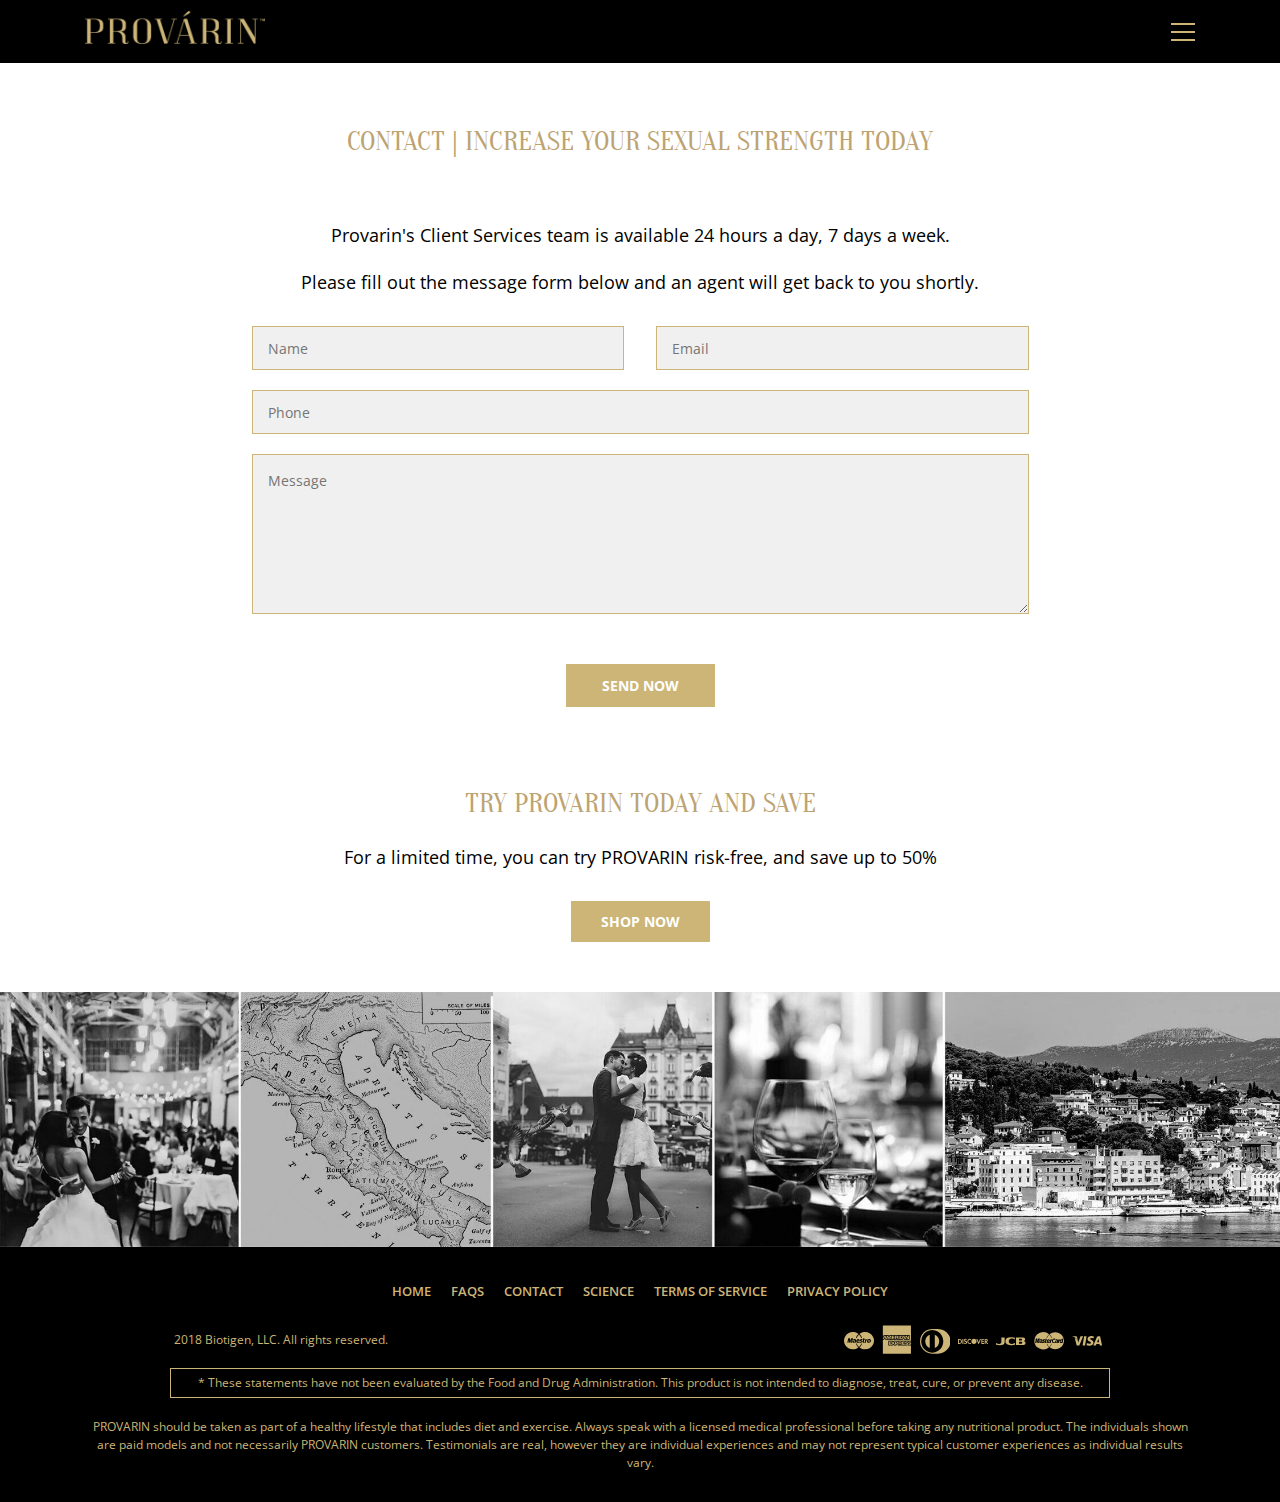
<file: contact.html>
<!DOCTYPE html>
<html lang="en">
<head>
	<meta charset="UTF-8">
	<meta name="viewport" content="width=device-width, initial-scale=1.0">
	<meta http-equiv="X-UA-Compatible" content="ie=edge">
	<title>Provarin</title>
	<link href="https://fonts.googleapis.com/css?family=Old+Standard+TT:400,400i,700|Open+Sans:300,400,600,700,800|Oranienbaum&display=swap&subset=cyrillic,cyrillic-ext" rel="stylesheet">
<link rel="stylesheet" href="css/libs.min.css">
	<link rel="stylesheet" href="css/style.min.css">
</head>
<body>
<!-- ---------------------start sicky header-------------- -->
	<div class="sticky-header active">	
		<div class="container">
			<div class="logo">

			<a href="index.html">
				<img src="img/logo.png" alt="">
			</a>
		</div>
		<div class="menu-button">
			<div class="menu-button__item"></div>
			<div class="menu-button__item"></div>
			<div class="menu-button__item"></div>
		</div>
		<nav class="menu">
			<ul>
				<li>
					<a href="index.html">HOME</a>
				</li>
				<li>
					<a href="faq.html">FAQS</a>
				</li>
				<li>
					<a href="contact.html">CONTACT</a>
				</li>
				
			</ul>
		</nav>
		</div>
	</div>
<!-----------------------end sicky header-------------- -->

<!-----------------------start contact-------------- -->

<section class="contact white-section faq">
	<div class="container">
	
		<h2>CONTACT | INCREASE YOUR SEXUAL STRENGTH TODAY</h2>
		<p>Provarin's Client Services team is available 24 hours a day, 7 days a week.
</p>
<p>
Please fill out the message form below and an agent will get back to you shortly.</p>

<form action="">
	<div class="form__row">
		<input type="text" placeholder="Name">
		<input type="text" placeholder="Email">
	</div>
	<input type="text" placeholder="Phone">
	<textarea name="" id="" cols="30" rows="10" placeholder="Message"></textarea>
	<button type="submit" class="button">
	<a href="">SEND NOW</a>
</button>
</form>
	


	</div>
</section>
<!-----------------------end contact-------------- -->

<!-----------------------start white-section------------- -->
<section class="white-section white-section--bottom">
	<div class="container">
		<h2>TRY PROVARIN TODAY AND SAVE</h2>
		<p>For a limited time, you can try PROVARIN risk-free, and save up to 50%</p>
		<div class="button">
	<a href="">SHOP NOW</a>
</div>


	</div>
</section>
<!-----------------------end white-section------------- -->

<!-- ------------start montage section-------------------- -->
<section class="montage">
	<img src="img/montage_contact.jpg" alt="">
</section>
<!-- ----------------end montage section----------------------- -->

<!-----------------------start footer------------- -->
<footer class="footer">
	<div class="container">
		<div class="footer__menu">
			<ul>
				<li>
					<a href="index.html">
					HOME   
				</a>
			</li>
				<li>
					<a href="faq.html">
					FAQS 
				</a>
			</li>
				<li>
					<a href="contact.html">
						CONTACT
					</a>
				</li>
				<li>
					<a href="science.html">
						SCIENCE
					</a>
				</li>
				<li>
					<a href="terms-of-service.html">
						TERMS OF SERVICE
					</a>
				</li>
				<li>
					<a href="privacy-police.html">
						PRIVACY POLICY
					</a>
				</li>
			</ul>
		</div>
		<div class="footer__copy-wrapper">
			<div class="footer__copy">
				2018 Biotigen, LLC. All rights reserved.
			</div>
			<div class="footer__payment">
				<div class="footer__payment-item">
					<a href="">
					<img src="img/maestro.svg" alt=""></a>
				</div>
				<div class="footer__payment-item">
					<a href="">
						<img src="img/ae.svg" alt="">
					</a>
					
				</div>
				<div class="footer__payment-item">
					<a href="">
						<img src="img/pay-logo-3.svg" alt="">
					</a>
					
				</div>
					<div class="footer__payment-item">
					<a href="">
						<img src="img/discover.svg" alt="">
					</a>
					
				</div>

					<div class="footer__payment-item">
					<a href="">
						<img src="img/jcb.svg" alt="">
					</a>
					
				</div>

				<div class="footer__payment-item">
					<a href="">
						<img src="img/mc.svg" alt="">
					</a>
					
				</div>

				<div class="footer__payment-item">
					<a href="">
						<img src="img/visa.svg" alt="">
					</a>
					
				</div>				
			</div>
		</div>

	<div class="footer__warning">
		* These statements have not been evaluated by the Food and Drug Administration. This product is not intended to diagnose, treat, cure, or prevent any disease.
	</div>

	<div class="footer__text">
		PROVARIN should be taken as part of a healthy lifestyle that includes diet and exercise. Always speak with a licensed medical professional before taking any nutritional product. The individuals shown are paid models and not necessarily PROVARIN customers. Testimonials are real, however they are individual experiences and may not represent typical customer experiences as individual results vary.
	</div>

	</div>
</footer>
<!-----------------------end footer------------- -->

	<script src="https://ajax.googleapis.com/ajax/libs/jquery/3.4.1/jquery.min.js"></script>
	<script src="js/libs.min.js"></script>
	<script src="js/main.js"></script>
</body>
</html>
</file>
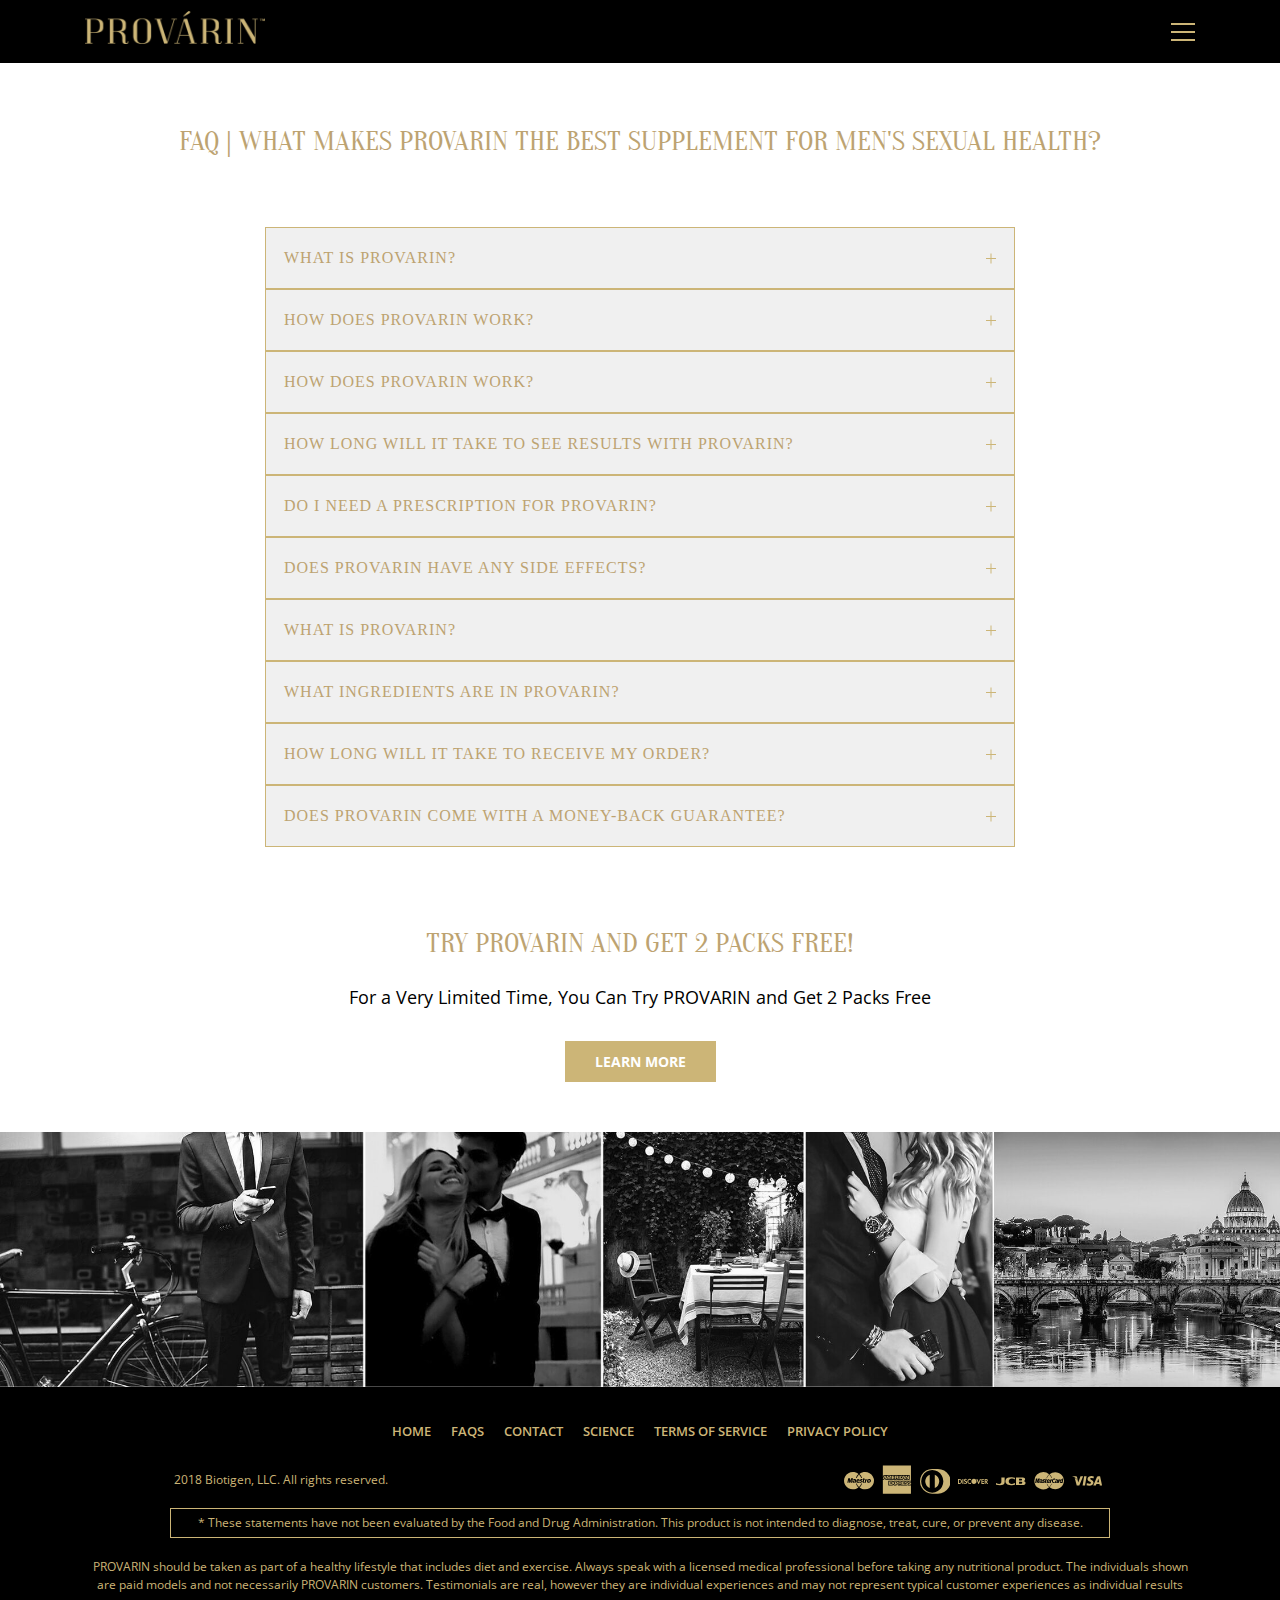
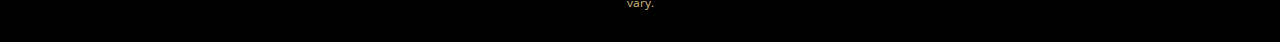
<file: faq.html>
<!DOCTYPE html>
<html lang="en">
<head>
	<meta charset="UTF-8">
	<meta name="viewport" content="width=device-width, initial-scale=1.0">
	<meta http-equiv="X-UA-Compatible" content="ie=edge">
	<title>Provarin</title>
	<link href="https://fonts.googleapis.com/css?family=Old+Standard+TT:400,400i,700|Open+Sans:300,400,600,700,800|Oranienbaum&display=swap&subset=cyrillic,cyrillic-ext" rel="stylesheet">
<link rel="stylesheet" href="css/libs.min.css">
	<link rel="stylesheet" href="css/style.min.css">
</head>
<body>
<!-- ---------------------start sicky header-------------- -->
	<div class="sticky-header active">	
		<div class="container">
			<div class="logo">

			<a href="index.html">
				<img src="img/logo.png" alt="">
			</a>
		</div>
		<div class="menu-button">
			<div class="menu-button__item"></div>
			<div class="menu-button__item"></div>
			<div class="menu-button__item"></div>
		</div>
		<nav class="menu">
			<ul>
				<li>
					<a href="index.html">HOME</a>
				</li>
				<li>
					<a href="faq.html">FAQS</a>
				</li>
				<li>
					<a href="contact.html">CONTACT</a>
				</li>
				
			</ul>
		</nav>
		</div>
	</div>
<!-----------------------end sicky header-------------- -->

<!-----------------------start faq-section------------- -->
<section class="white-section faq">
	<div class="container">
		
			<h2>FAQ | WHAT MAKES PROVARIN THE BEST SUPPLEMENT FOR MEN'S SEXUAL HEALTH?</h2>
			
			
<div class="faq-items">
	<div class="faq__sub-item">
			<h3>WHAT IS PROVARIN?</h3>
			<div class="faq__open-close-sub">
				<div class="faq__row-sub"></div>
				<div class="faq__row-sub"></div>
			</div>
			<div class="faq__item-text">
			PROVARIN is a non-prescription,100% plant-based bioceutical that fuels physical energy, clear thinking, and sexual strength. Drug-free and non-synthetic, PROVARIN is also gluten-free and contains no genetically modified organisms (GMOs).
		</div>
		</div>

		<div class="faq__sub-item">
			<h3>HOW DOES PROVARIN WORK?</h3>
			<div class="faq__open-close-sub">
				<div class="faq__row-sub"></div>
				<div class="faq__row-sub"></div>
			</div>
			<div class="faq__item-text">
			Once-daily PROVARIN works by addressing all 3 essential men's health bio-drivers responsible for physical and sexual decline symptoms: testosterone, blood ﬂow, and metabolism.
		</div>
		</div>

		<div class="faq__sub-item">
			<h3>HOW DOES PROVARIN WORK?</h3>
			<div class="faq__open-close-sub">
				<div class="faq__row-sub"></div>
				<div class="faq__row-sub"></div>
			</div>
			<div class="faq__item-text">
			Take one PROVARIN tablet daily with or without food. Do not take PROVARIN with any liquid that may be difficult to swallow. Take PROVARIN for no less than 30 days to see desired eﬀects. For best results, PROVARIN should be part of a daily routine that incorporates a healthy diet and exercise to maintain full benefits and strengthen results.
		</div>
		</div>

		<div class="faq__sub-item">
			<h3>HOW LONG WILL IT TAKE TO SEE RESULTS WITH PROVARIN?</h3>
			<div class="faq__open-close-sub">
				<div class="faq__row-sub"></div>
				<div class="faq__row-sub"></div>
			</div>
			<div class="faq__item-text">
			PROVARIN begins to work immediately and builds up in your system over time. Most men report improvements in a 2-3 weeks and see optimal results within 3 months. To maintain and strengthen results, continue to take PROVARIN daily, along with practicing healthy diet and lifestyle habits.
		</div>
		</div>

		<div class="faq__sub-item">
			<h3>DO I NEED A PRESCRIPTION FOR PROVARIN?</h3>
			<div class="faq__open-close-sub">
				<div class="faq__row-sub"></div>
				<div class="faq__row-sub"></div>
			</div>
			<div class="faq__item-text">
			PROVARIN is a clinical-grade dietary supplement available now without a prescription. Made from select, plant-based extracts, PROVARIN is manufactured in full compliance with the dietary supplement regulations set forth by the U.S Food and Drug Administration (FDA).
		</div>
		</div>

		<div class="faq__sub-item">
			<h3>DOES PROVARIN HAVE ANY SIDE EFFECTS?</h3>
			<div class="faq__open-close-sub">
				<div class="faq__row-sub"></div>
				<div class="faq__row-sub"></div>
			</div>
			<div class="faq__item-text">
			There have been no reported side eﬀects from taking PROVARIN. However, it is always possible, as with any food or supplement, that someone could have an adverse reaction. If this happens, stop taking PROVARIN and consult a medical professional.
		</div>
		</div>

		<div class="faq__sub-item">
			<h3>WHAT IS PROVARIN?</h3>
			<div class="faq__open-close-sub">
				<div class="faq__row-sub"></div>
				<div class="faq__row-sub"></div>
			</div>
			<div class="faq__item-text">
			PROVARIN is a non-prescription,100% plant-based bioceutical that fuels physical energy, clear thinking, and sexual strength. Drug-free and non-synthetic, PROVARIN is also gluten-free and contains no genetically modified organisms (GMOs).
		</div>
		</div>

		<div class="faq__sub-item">
			<h3>WHAT INGREDIENTS ARE IN PROVARIN?</h3>
			<div class="faq__open-close-sub">
				<div class="faq__row-sub"></div>
				<div class="faq__row-sub"></div>
			</div>
			<div class="faq__item-text">
			PROVARIN contains 557mg of select, plant-sourced ingredients, including Oat straw extract, beet root extract, saw palmetto berry, kale leaf, fenugreek seed extract, L-citrulline malate, grape seed extract, hawthorn berry extract, pumpkin seed concentrate, Panax ginseng extract, flaxseed powder, Eurycoma longifolia root, nettle root extract, pygeum bark, flower pollen extract, and calcium.
		</div>
		</div>

		<div class="faq__sub-item">
			<h3>HOW LONG WILL IT TAKE TO RECEIVE MY ORDER?</h3>
			<div class="faq__open-close-sub">
				<div class="faq__row-sub"></div>
				<div class="faq__row-sub"></div>
			</div>
			<div class="faq__item-text">
			All PROVARIN orders are packaged discreetly, shipped USPS, and should arrive within 7-9 business days. Shipping is $8.95 to customers in the United States and $14.95 to customers in Canada. Rush shipping is also available for an additional $9.95 and your order should arrive in 3-5 business days.
		</div>
		</div>

		<div class="faq__sub-item">
			<h3>DOES PROVARIN COME WITH A MONEY-BACK GUARANTEE?</h3>
			<div class="faq__open-close-sub">
				<div class="faq__row-sub"></div>
				<div class="faq__row-sub"></div>
			</div>
			<div class="faq__item-text">
			Every PROVARIN order comes with a full 30-day money back guarantee. If unsatisfied for any reason, just call customer care at 1-800-348-8784 within 30 days of purchase to arrange a full refund.
		</div>
		</div>
</div>
			



		
		
		
</div>


	</div>
</section>
<!-----------------------end faq-section------------- -->

<!-----------------------start white-section------------- -->
<section class="white-section white-section--bottom">
	<div class="container">
		<h2>TRY PROVARIN AND GET 2 PACKS FREE!
</h2>
		<p>For a Very Limited Time, You Can Try PROVARIN and Get 2 Packs Free</p>
		<div class="button">
	<a href="">LEARN MORE</a>
</div>


	</div>
</section>
<!-----------------------end white-section------------- -->

<!-- ------------start montage section-------------------- -->
<section class="montage">
	<img src="img/montage_faq.jpg" alt="">
</section>
<!-- ----------------end montage section----------------------- -->
<!-----------------------start footer------------- -->
<footer class="footer">
	<div class="container">
		<div class="footer__menu">
			<ul>
				<li>
					<a href="index.html">
					HOME   
				</a>
			</li>
				<li>
					<a href="faq.html">
					FAQS 
				</a>
			</li>
				<li>
					<a href="contact.html">
						CONTACT
					</a>
				</li>
				<li>
					<a href="science.html">
						SCIENCE
					</a>
				</li>
				<li>
					<a href="terms-of-service.html">
						TERMS OF SERVICE
					</a>
				</li>
				<li>
					<a href="privacy-police.html">
						PRIVACY POLICY
					</a>
				</li>
			</ul>
		</div>
		<div class="footer__copy-wrapper">
			<div class="footer__copy">
				2018 Biotigen, LLC. All rights reserved.
			</div>
			<div class="footer__payment">
				<div class="footer__payment-item">
					<a href="">
					<img src="img/maestro.svg" alt=""></a>
				</div>
				<div class="footer__payment-item">
					<a href="">
						<img src="img/ae.svg" alt="">
					</a>
					
				</div>
				<div class="footer__payment-item">
					<a href="">
						<img src="img/pay-logo-3.svg" alt="">
					</a>
					
				</div>
					<div class="footer__payment-item">
					<a href="">
						<img src="img/discover.svg" alt="">
					</a>
					
				</div>

					<div class="footer__payment-item">
					<a href="">
						<img src="img/jcb.svg" alt="">
					</a>
					
				</div>

				<div class="footer__payment-item">
					<a href="">
						<img src="img/mc.svg" alt="">
					</a>
					
				</div>

				<div class="footer__payment-item">
					<a href="">
						<img src="img/visa.svg" alt="">
					</a>
					
				</div>				
			</div>
		</div>

	<div class="footer__warning">
		* These statements have not been evaluated by the Food and Drug Administration. This product is not intended to diagnose, treat, cure, or prevent any disease.
	</div>

	<div class="footer__text">
		PROVARIN should be taken as part of a healthy lifestyle that includes diet and exercise. Always speak with a licensed medical professional before taking any nutritional product. The individuals shown are paid models and not necessarily PROVARIN customers. Testimonials are real, however they are individual experiences and may not represent typical customer experiences as individual results vary.
	</div>

	</div>
</footer>
<!-----------------------end footer------------- -->

	<script src="https://ajax.googleapis.com/ajax/libs/jquery/3.4.1/jquery.min.js"></script>
	<script src="js/libs.min.js"></script>
	<script src="js/main.js"></script>
</body>
</html>
</file>
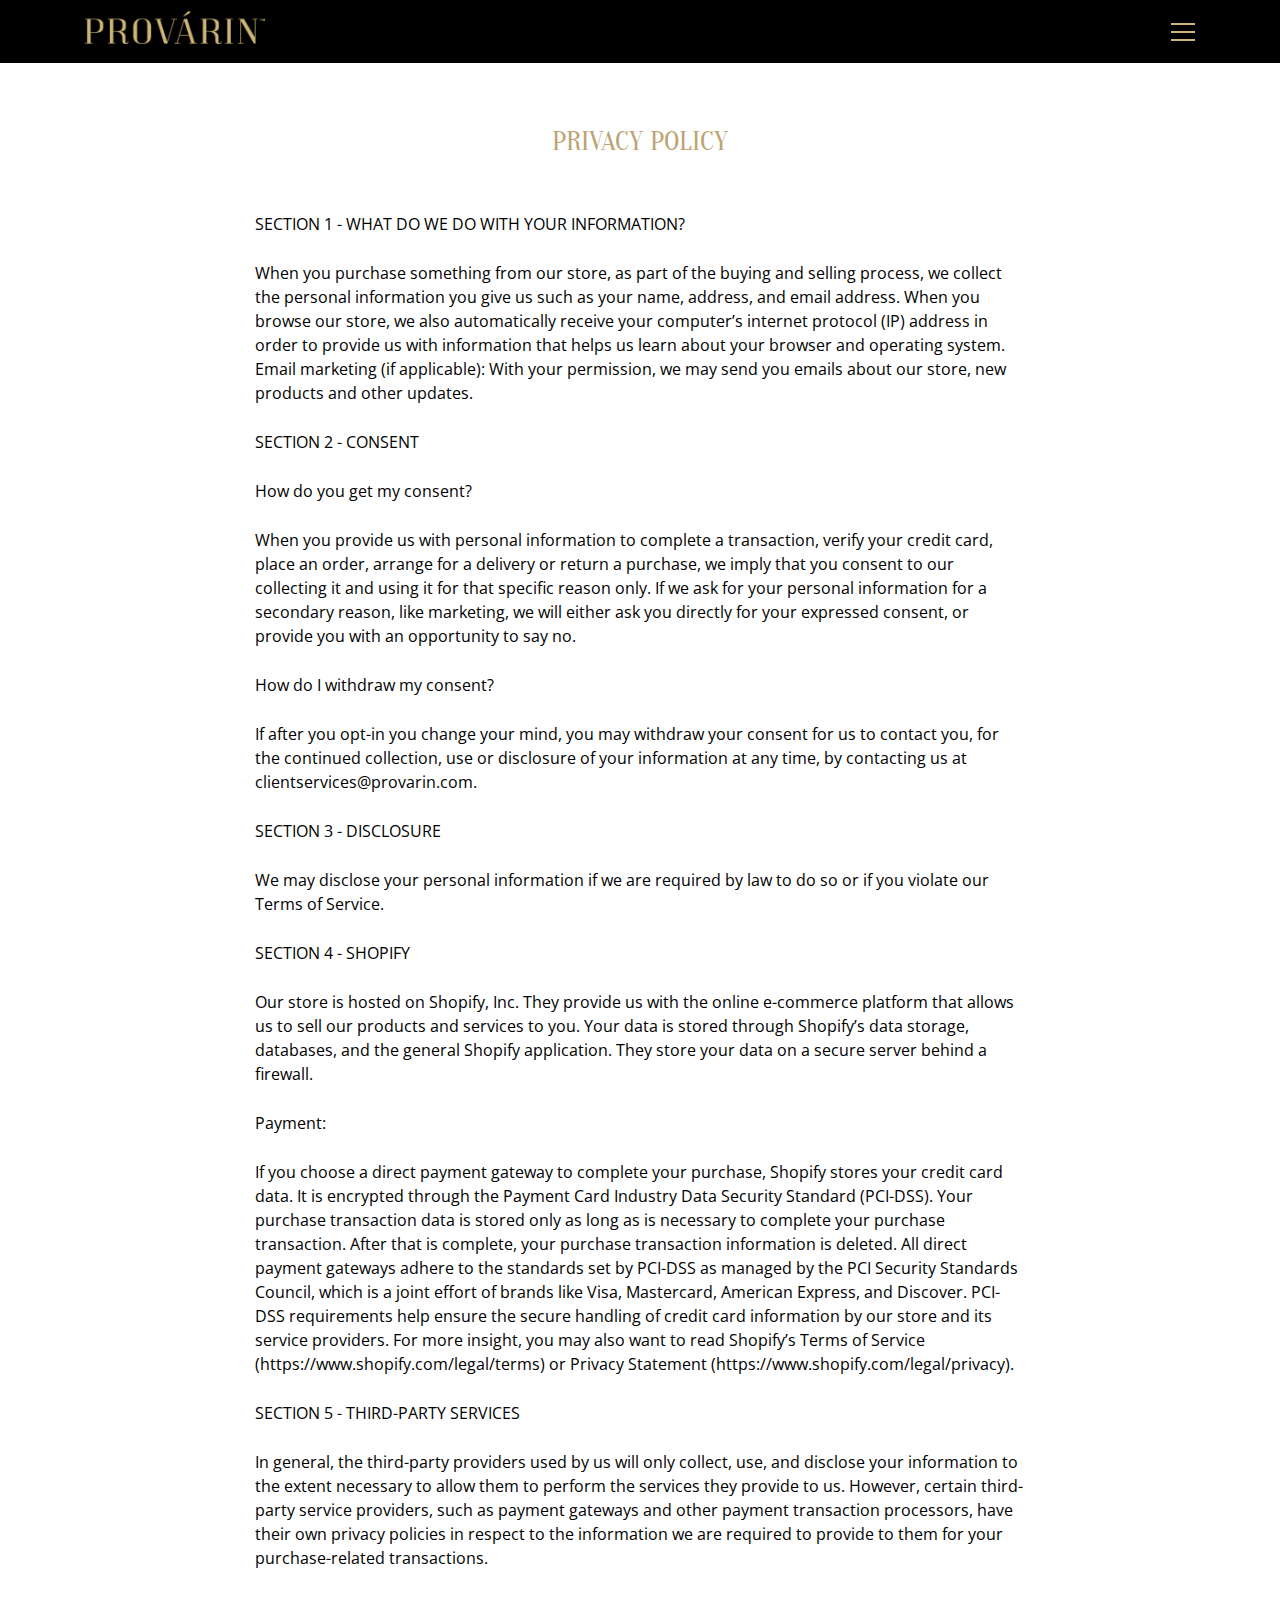
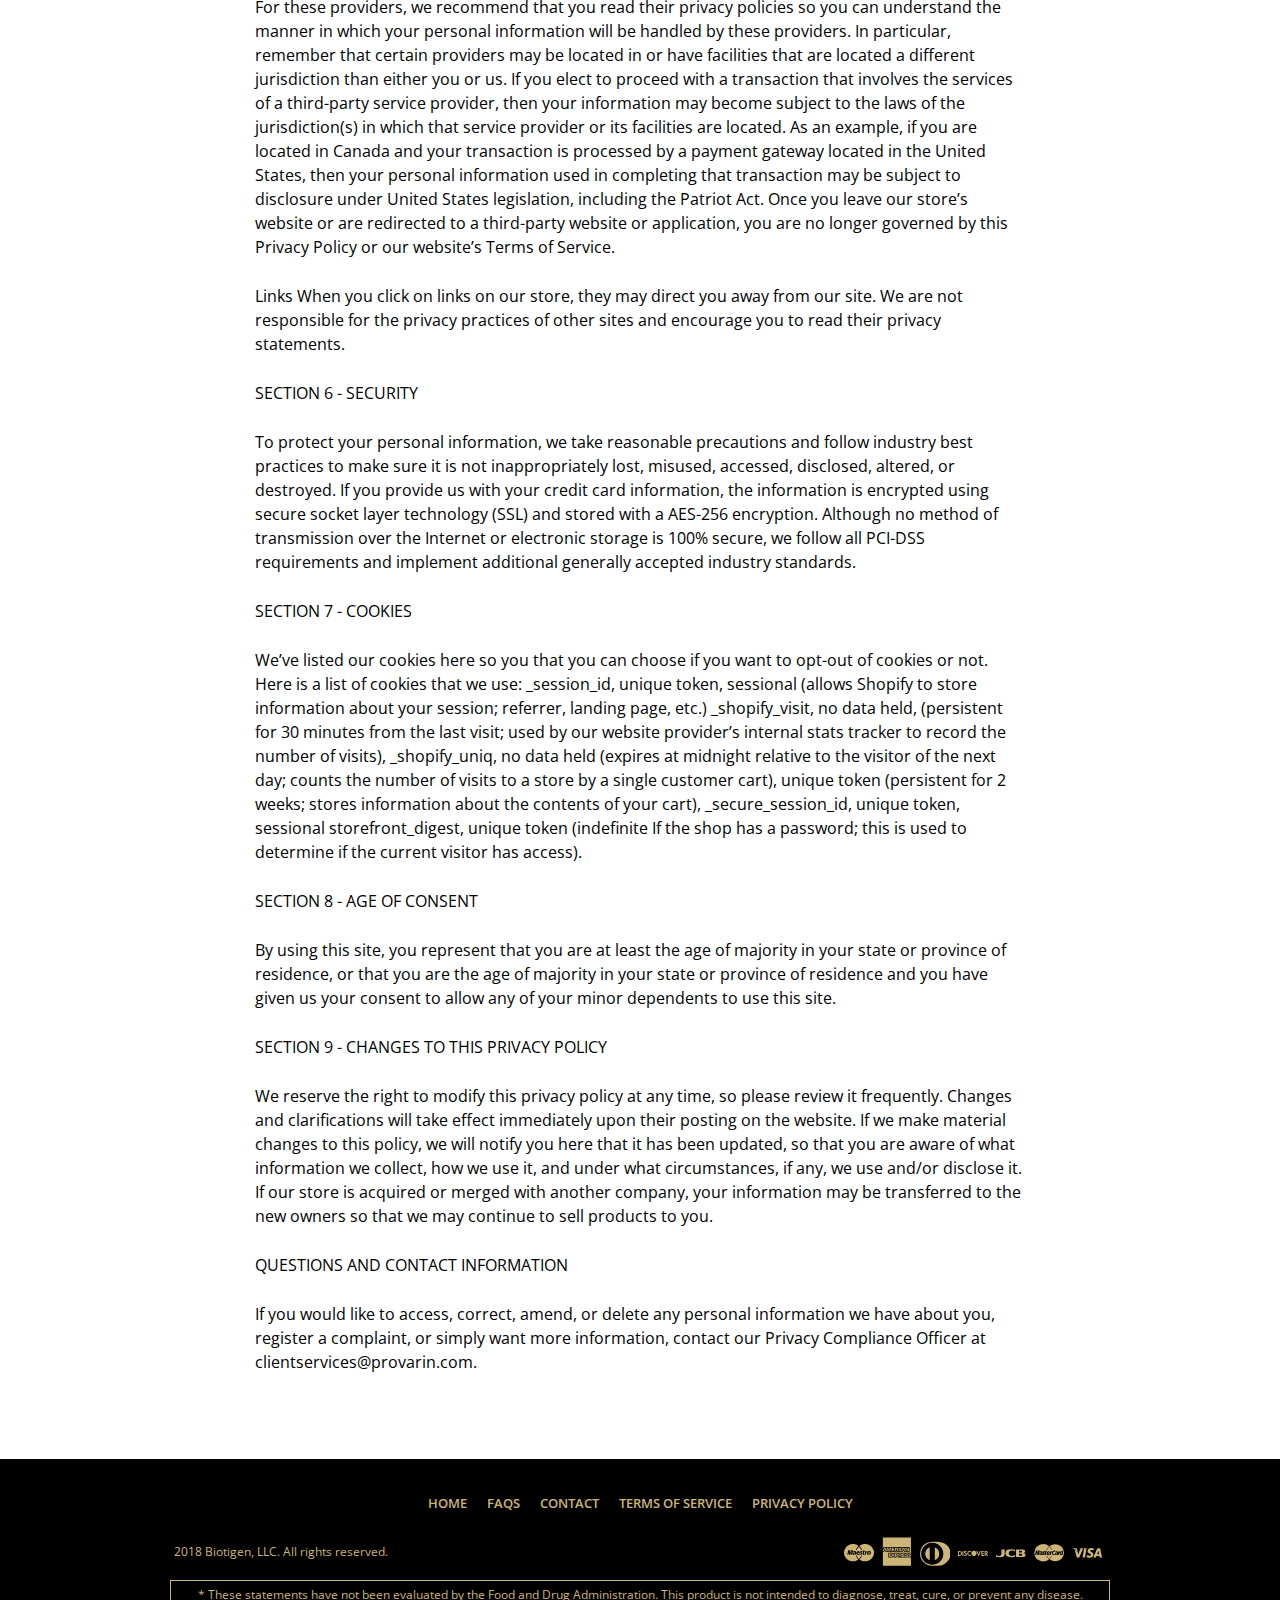
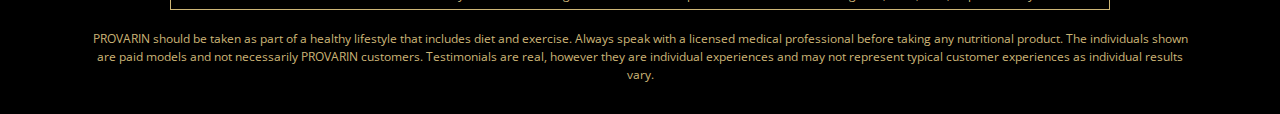
<file: privacy-police.html>
<!DOCTYPE html>
<html lang="en">
<head>
	<meta charset="UTF-8">
	<meta name="viewport" content="width=device-width, initial-scale=1.0">
	<meta http-equiv="X-UA-Compatible" content="ie=edge">
	<title>Provarin</title>
	<link href="https://fonts.googleapis.com/css?family=Old+Standard+TT:400,400i,700|Open+Sans:300,400,600,700,800|Oranienbaum&display=swap&subset=cyrillic,cyrillic-ext" rel="stylesheet">
<link rel="stylesheet" href="css/libs.min.css">
	<link rel="stylesheet" href="css/style.min.css">
</head>
<body>
<!-- ---------------------start sicky header-------------- -->
	<div class="sticky-header active">	
		<div class="container">
			<div class="logo">

			<a href="index.html">
				<img src="img/logo.png" alt="">
			</a>
		</div>
		<div class="menu-button">
			<div class="menu-button__item"></div>
			<div class="menu-button__item"></div>
			<div class="menu-button__item"></div>
		</div>
		<nav class="menu">
			<ul>
				<li>
					<a href="index.html">HOME</a>
				</li>
				<li>
					<a href="index.html#faq">FAQS</a>
				</li>
				<li>
					<a href="index.html#contact">CONTACT</a>
				</li>
				
			</ul>
		</nav>
		</div>
	</div>
<!-----------------------end sicky header-------------- -->

<!-----------------------start terms of service-------------- -->
<div class="terms-of-service">
	<div class="container">
		<h2>PRIVACY POLICY</h2>
		<p>SECTION 1 - WHAT DO WE DO WITH YOUR INFORMATION?</p>
		<p>When you purchase something from our store, as part of the buying and selling process, we collect the personal information you give us such as your name, address, and email address. When you browse our store, we also automatically receive your computer’s internet protocol (IP) address in order to provide us with information that helps us learn about your browser and operating system. Email marketing (if applicable): With your permission, we may send you emails about our store, new products and other updates.</p>
		<p>SECTION 2 - CONSENT</p>
		<p>How do you get my consent?</p>
		<p>When you provide us with personal information to complete a transaction, verify your credit card, place an order, arrange for a delivery or return a purchase, we imply that you consent to our collecting it and using it for that specific reason only. If we ask for your personal information for a secondary reason, like marketing, we will either ask you directly for your expressed consent, or provide you with an opportunity to say no.</p>
		<p>How do I withdraw my consent?</p>
		<p>If after you opt-in you change your mind, you may withdraw your consent for us to contact you, for the continued collection, use or disclosure of your information at any time, by contacting us at clientservices@provarin.com.</p>
		<p>SECTION 3 - DISCLOSURE</p>
		<p>We may disclose your personal information if we are required by law to do so or if you violate our Terms of Service.</p>
		<p>SECTION 4 - SHOPIFY</p>
		<p>Our store is hosted on Shopify, Inc. They provide us with the online e-commerce platform that allows us to sell our products and services to you. Your data is stored through Shopify’s data storage, databases, and the general Shopify application. They store your data on a secure server behind a firewall.</p>
		<p>Payment:</p>
		<p>If you choose a direct payment gateway to complete your purchase, Shopify stores your credit card data. It is encrypted through the Payment Card Industry Data Security Standard (PCI-DSS). Your purchase transaction data is stored only as long as is necessary to complete your purchase transaction. After that is complete, your purchase transaction information is deleted. All direct payment gateways adhere to the standards set by PCI-DSS as managed by the PCI Security Standards Council, which is a joint effort of brands like Visa, Mastercard, American Express, and Discover. PCI-DSS requirements help ensure the secure handling of credit card information by our store and its service providers. For more insight, you may also want to read Shopify’s Terms of Service (https://www.shopify.com/legal/terms) or Privacy Statement (https://www.shopify.com/legal/privacy).</p>
		<p>SECTION 5 - THIRD-PARTY SERVICES</p>
		<p>In general, the third-party providers used by us will only collect, use, and disclose your information to the extent necessary to allow them to perform the services they provide to us. However, certain third-party service providers, such as payment gateways and other payment transaction processors, have their own privacy policies in respect to the information we are required to provide to them for your purchase-related transactions.</p>
		<p>For these providers, we recommend that you read their privacy policies so you can understand the manner in which your personal information will be handled by these providers. In particular, remember that certain providers may be located in or have facilities that are located a different jurisdiction than either you or us. If you elect to proceed with a transaction that involves the services of a third-party service provider, then your information may become subject to the laws of the jurisdiction(s) in which that service provider or its facilities are located. As an example, if you are located in Canada and your transaction is processed by a payment gateway located in the United States, then your personal information used in completing that transaction may be subject to disclosure under United States legislation, including the Patriot Act. Once you leave our store’s website or are redirected to a third-party website or application, you are no longer governed by this Privacy Policy or our website’s Terms of Service.</p>
		<p>Links
When you click on links on our store, they may direct you away from our site. We are not responsible for the privacy practices of other sites and encourage you to read their privacy statements.</p>
<p>SECTION 6 - SECURITY</p>
<p>To protect your personal information, we take reasonable precautions and follow industry best practices to make sure it is not inappropriately lost, misused, accessed, disclosed, altered, or destroyed. If you provide us with your credit card information, the information is encrypted using secure socket layer technology (SSL) and stored with a AES-256 encryption. Although no method of transmission over the Internet or electronic storage is 100% secure, we follow all PCI-DSS requirements and implement additional generally accepted industry standards.</p>
<p>SECTION 7 - COOKIES</p>
<p>We’ve listed our cookies here so you that you can choose if you want to opt-out of cookies or not. Here is a list of cookies that we use: _session_id, unique token, sessional (allows Shopify to store information about your session; referrer, landing page, etc.)  _shopify_visit, no data held, (persistent for 30 minutes from the last visit; used by our website provider’s internal stats tracker to record the number of visits), _shopify_uniq, no data held (expires at midnight relative to the visitor of the next day; counts the number of visits to a store by a single customer cart),  unique token (persistent for 2 weeks; stores information about the contents of your cart),  _secure_session_id, unique token, sessional storefront_digest, unique token (indefinite If the shop has a password; this is used to determine if the current visitor has access).
</p>
<p>SECTION 8 - AGE OF CONSENT</p>
<p>
By using this site, you represent that you are at least the age of majority in your state or province of residence, or that you are the age of majority in your state or province of residence and you have given us your consent to allow any of your minor dependents to use this site.
</p>
<p>SECTION 9 - CHANGES TO THIS PRIVACY POLICY</p>
		

<p>We reserve the right to modify this privacy policy at any time, so please review it frequently. Changes and clarifications will take effect immediately upon their posting on the website. If we make material changes to this policy, we will notify you here that it has been updated, so that you are aware of what information we collect, how we use it, and under what circumstances, if any, we use and/or disclose it. If our store is acquired or merged with another company, your information may be transferred to the new owners so that we may continue to sell products to you.
</p>
<p>
QUESTIONS AND CONTACT INFORMATION</p>
<p>If you would like to access, correct, amend, or delete any personal information we have about you, register a complaint, or simply want more information, contact our Privacy Compliance Officer at clientservices@provarin.com.</p>
	</div>
	
	
</div>

<!-----------------------end terms of service-------------- -->
<!-----------------------start footer------------- -->
<footer class="footer">
	<div class="container">
		<div class="footer__menu">
			<ul>
				<li>
					<a href="index.html">
					HOME   
				</a>
			</li>
				<li>
					<a href="index.html#faq">
					FAQS 
				</a>
			</li>
				<li>
					<a href="index.html#contact">
						CONTACT
					</a>
				</li>
				<li>
					<a href="terms-of-service.html">
						TERMS OF SERVICE
					</a>
				</li>
				<li>
					<a href="privacy-police.html">
						PRIVACY POLICY
					</a>
				</li>
			</ul>
		</div>
		<div class="footer__copy-wrapper">
			<div class="footer__copy">
				2018 Biotigen, LLC. All rights reserved.
			</div>
			<div class="footer__payment">
				<div class="footer__payment-item">
					<a href="">
					<img src="img/maestro.svg" alt=""></a>
				</div>
				<div class="footer__payment-item">
					<a href="">
						<img src="img/ae.svg" alt="">
					</a>
					
				</div>
				<div class="footer__payment-item">
					<a href="">
						<img src="img/pay-logo-3.svg" alt="">
					</a>
					
				</div>
					<div class="footer__payment-item">
					<a href="">
						<img src="img/discover.svg" alt="">
					</a>
					
				</div>

					<div class="footer__payment-item">
					<a href="">
						<img src="img/jcb.svg" alt="">
					</a>
					
				</div>

				<div class="footer__payment-item">
					<a href="">
						<img src="img/mc.svg" alt="">
					</a>
					
				</div>

				<div class="footer__payment-item">
					<a href="">
						<img src="img/visa.svg" alt="">
					</a>
					
				</div>				
			</div>
		</div>

	<div class="footer__warning">
		* These statements have not been evaluated by the Food and Drug Administration. This product is not intended to diagnose, treat, cure, or prevent any disease.
	</div>

	<div class="footer__text">
		PROVARIN should be taken as part of a healthy lifestyle that includes diet and exercise. Always speak with a licensed medical professional before taking any nutritional product. The individuals shown are paid models and not necessarily PROVARIN customers. Testimonials are real, however they are individual experiences and may not represent typical customer experiences as individual results vary.
	</div>

	</div>
</footer>
<!-----------------------end footer------------- -->

	<script src="https://ajax.googleapis.com/ajax/libs/jquery/3.4.1/jquery.min.js"></script>
	<script src="js/libs.min.js"></script>
	<script src="js/main.js"></script>
</body>
</html>
</file>
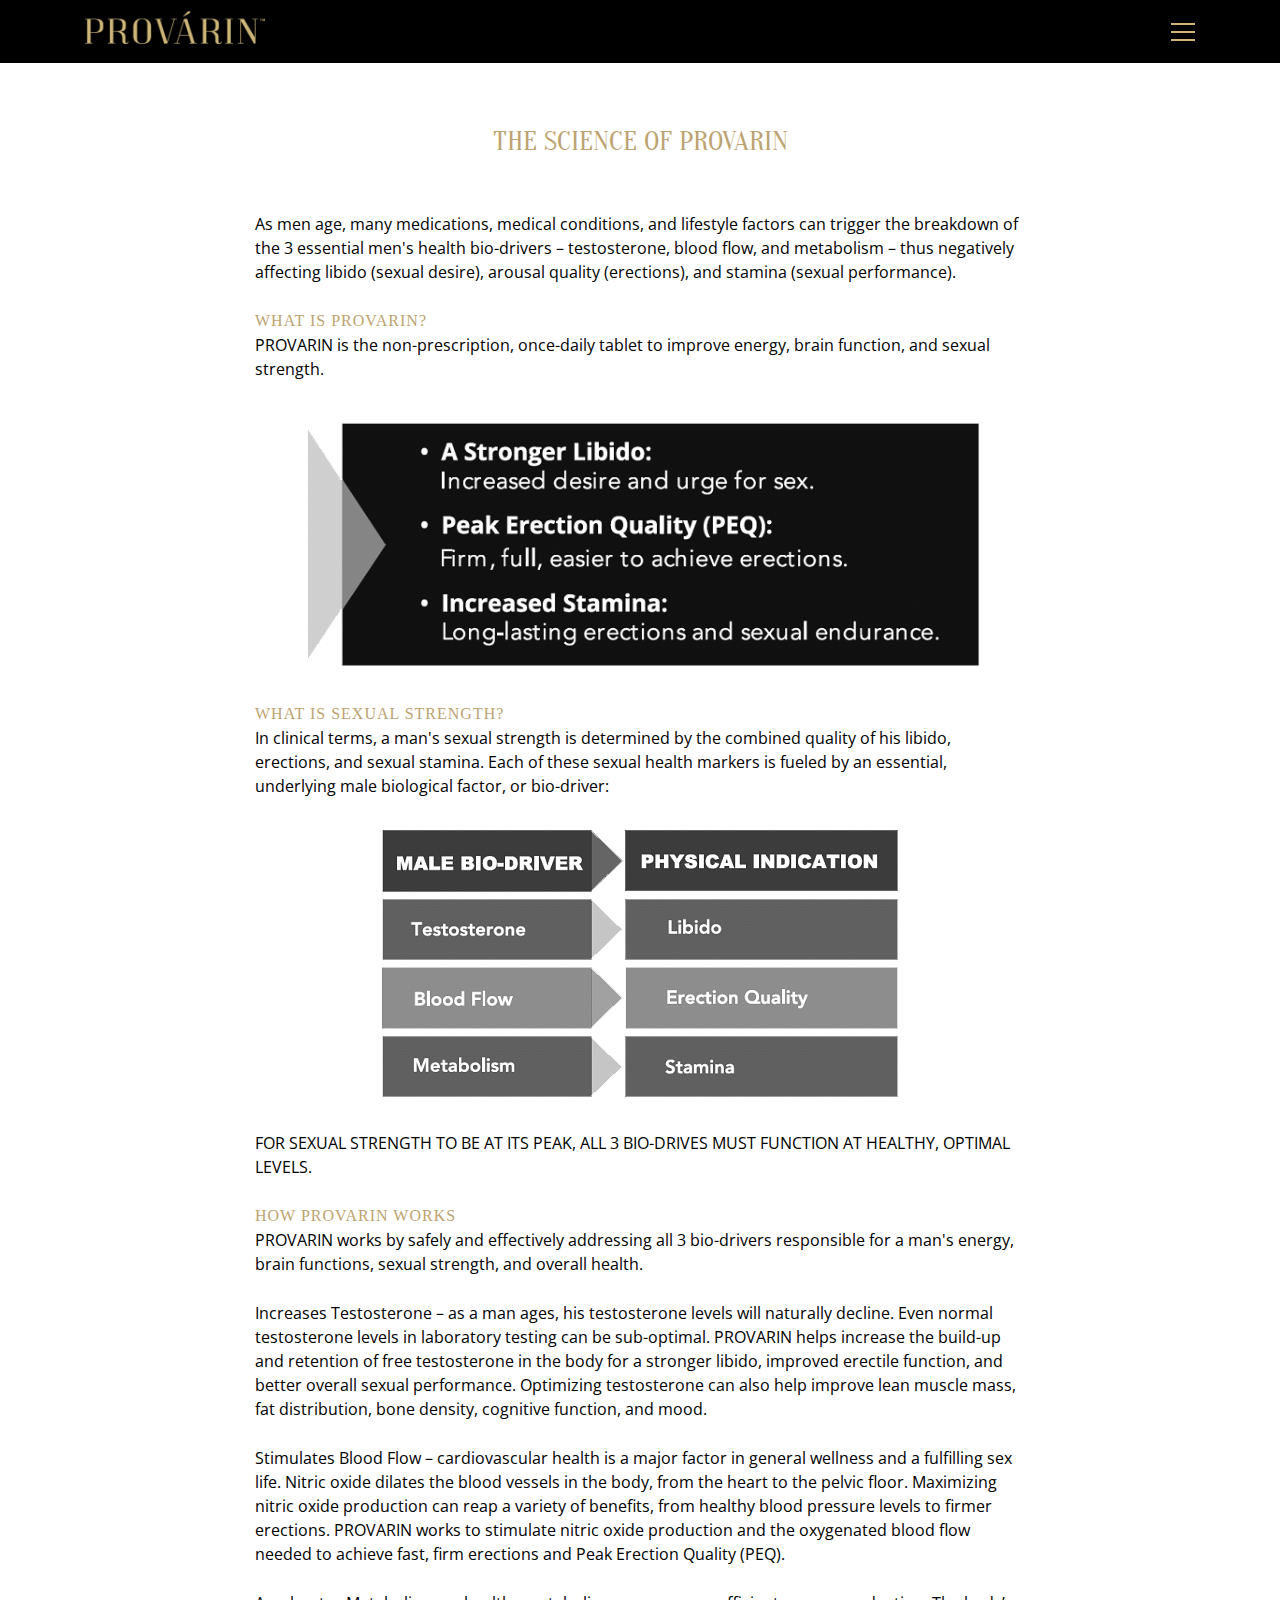
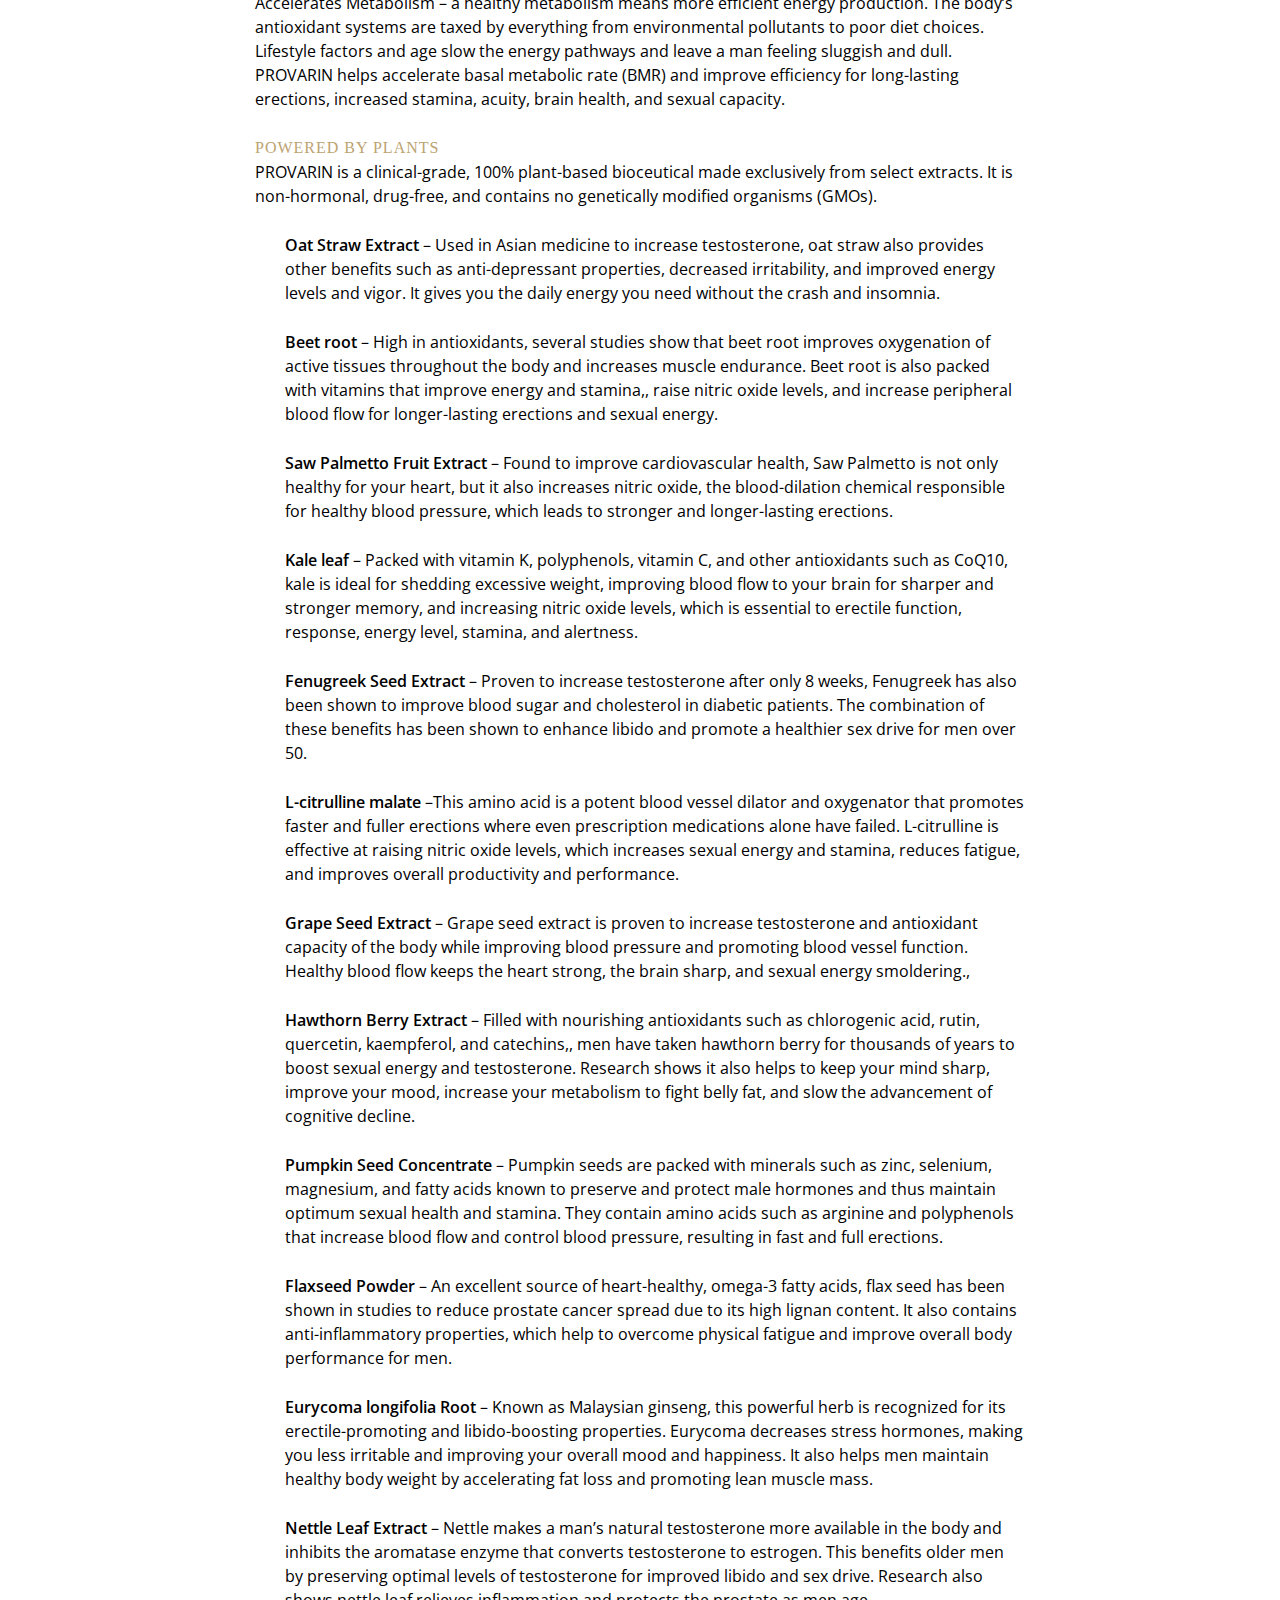
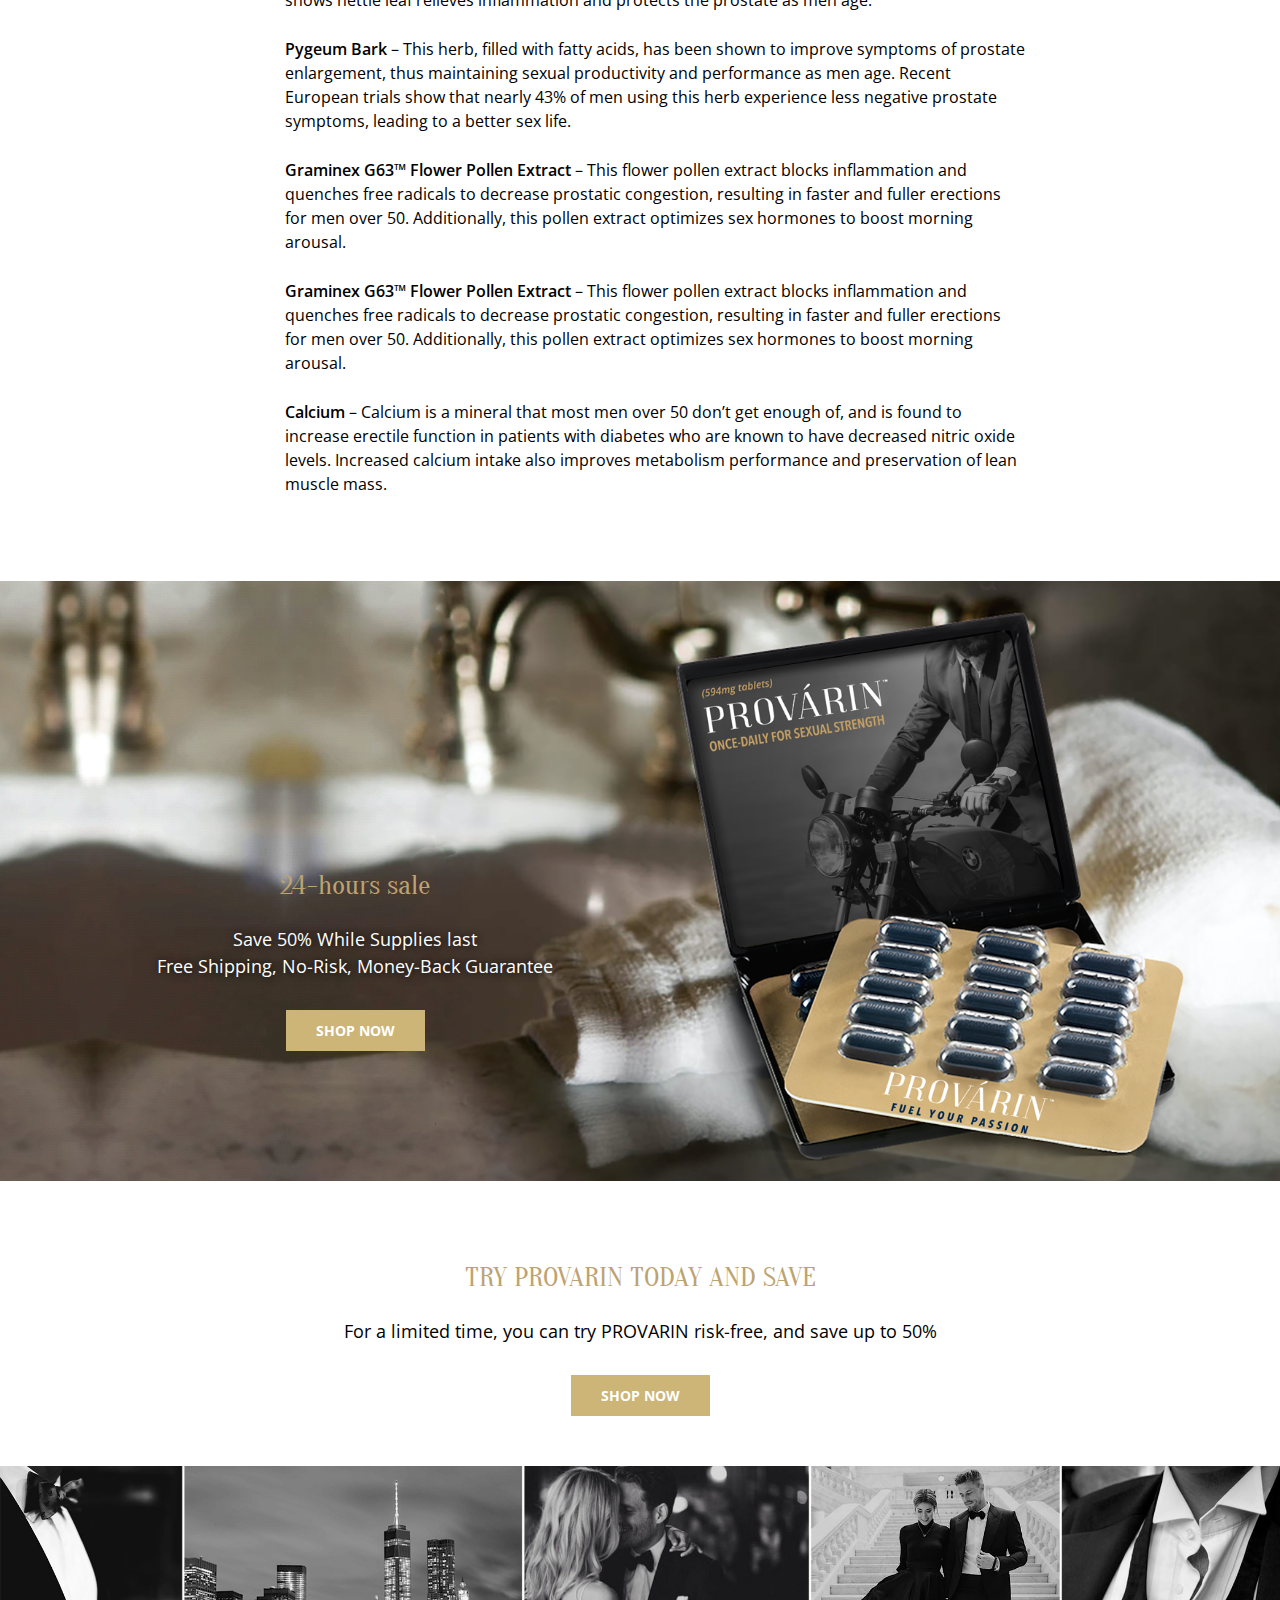
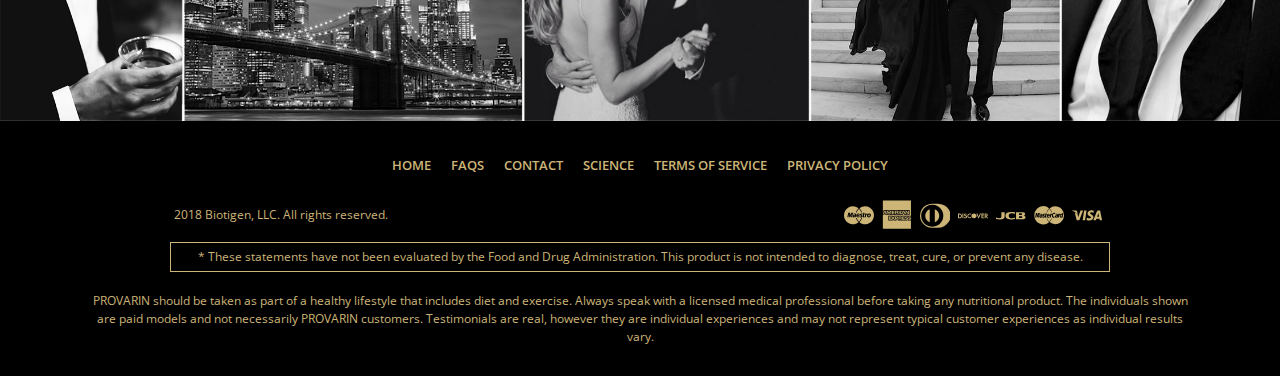
<file: science.html>
<!DOCTYPE html>
<html lang="en">
<head>
	<meta charset="UTF-8">
	<meta name="viewport" content="width=device-width, initial-scale=1.0">
	<meta http-equiv="X-UA-Compatible" content="ie=edge">
	<title>Provarin</title>
	<link href="https://fonts.googleapis.com/css?family=Old+Standard+TT:400,400i,700|Open+Sans:300,400,600,700,800|Oranienbaum&display=swap&subset=cyrillic,cyrillic-ext" rel="stylesheet">
<link rel="stylesheet" href="css/libs.min.css">
	<link rel="stylesheet" href="css/style.min.css">
</head>
<body>
<!-- ---------------------start sicky header-------------- -->
	<div class="sticky-header active">	
		<div class="container">
			<div class="logo">

			<a href="index.html">
				<img src="img/logo.png" alt="">
			</a>
		</div>
		<div class="menu-button">
			<div class="menu-button__item"></div>
			<div class="menu-button__item"></div>
			<div class="menu-button__item"></div>
		</div>
		<nav class="menu">
			<ul>
				<li>
					<a href="index.html">HOME</a>
				</li>
				<li>
					<a href="faq.html">FAQS</a>
				</li>
				<li>
					<a href="contact.html">CONTACT</a>
				</li>
				
			</ul>
		</nav>
		</div>
	</div>
<!-----------------------end sicky header-------------- -->

<!-----------------------start terms of service-------------- -->
<div class="terms-of-service science">
	<div class="container">
		<h2>THE SCIENCE OF PROVARIN </h2>
	
		
<p>As men age, many medications, medical conditions, and lifestyle factors can trigger the breakdown of the 3 essential men's health bio-drivers – testosterone, blood flow, and metabolism – thus negatively affecting libido (sexual desire), arousal quality (erections), and stamina (sexual performance).</p>
<h3>	WHAT IS PROVARIN?</h3>
<p>PROVARIN is the non-prescription, once-daily tablet to improve energy, brain function, and sexual strength.</p>
<img src="img/chart.png" alt="">
<h3>	WHAT IS SEXUAL STRENGTH?</h3>
<p>In clinical terms, a man's sexual strength is determined by the combined quality of his libido, erections, and sexual stamina. Each of these sexual health markers is fueled by an essential, underlying male biological factor, or bio-driver:
</p>
<img src="img/chart-2.png" alt="">
<p>
FOR SEXUAL STRENGTH TO BE AT ITS PEAK, ALL 3 BIO-DRIVES 
MUST FUNCTION AT HEALTHY, OPTIMAL LEVELS. 
	</p>
	<h3>HOW PROVARIN WORKS
	</h3>
	<p>PROVARIN works by safely and effectively addressing all 3 bio-drivers responsible for a man's energy, brain functions, sexual strength, and overall health.
</p>
<p>Increases Testosterone – as a man ages, his testosterone levels will naturally decline. Even normal testosterone levels in laboratory testing can be sub-optimal. PROVARIN helps increase the build-up and retention of free testosterone in the body for a stronger libido, improved erectile function, and better overall sexual performance. Optimizing testosterone can also help improve lean muscle mass, fat distribution, bone density, cognitive function, and mood.
	</p>
	<p>Stimulates Blood Flow – cardiovascular health is a major factor in general wellness and a fulfilling sex life. Nitric oxide dilates the blood vessels in the body, from the heart to the pelvic floor. Maximizing nitric oxide production can reap a variety of benefits, from healthy blood pressure levels to firmer erections. PROVARIN works to stimulate nitric oxide production and the oxygenated blood flow needed to achieve fast, firm erections and Peak Erection Quality (PEQ).</p>
	<p>	Accelerates Metabolism – a healthy metabolism means more efficient energy production. The body’s antioxidant systems are taxed by everything from environmental pollutants to poor diet choices. Lifestyle factors and age slow the energy pathways and leave a man feeling sluggish and dull. PROVARIN helps accelerate basal metabolic rate (BMR) and improve efficiency for long-lasting erections, increased stamina, acuity, brain health, and sexual capacity.</p>
	<h3>	POWERED BY PLANTS</h3>
	<p>PROVARIN is a clinical-grade, 100% plant-based bioceutical made exclusively from select extracts. It is non-hormonal, drug-free, and contains no genetically modified organisms (GMOs).	</p>
	<p class="science-text"><span>Oat Straw Extract</span> – Used in Asian medicine to increase testosterone, oat straw also provides other benefits such as anti-depressant properties, decreased irritability, and improved energy levels and vigor. It gives you the daily energy you need without the crash and insomnia. 	</p>
	<p class="science-text"><span> Beet root</span> – High in antioxidants, several studies show that beet root improves oxygenation of active tissues throughout the body and increases muscle endurance. Beet root is also packed with vitamins that improve energy and stamina,, raise nitric oxide levels, and increase peripheral blood flow for longer-lasting erections and sexual energy.	</p>
	<p class="science-text"><span>Saw Palmetto Fruit Extract </span> – Found to improve cardiovascular health, Saw Palmetto is not only healthy for your heart, but it also increases nitric oxide, the blood-dilation chemical responsible for healthy blood pressure, which leads to stronger and longer-lasting erections.  
	</p>
	<p class="science-text"><span>Kale leaf </span> – Packed with vitamin K, polyphenols, vitamin C, and other antioxidants such as CoQ10, kale is ideal for shedding excessive weight, improving blood flow to your brain for sharper and stronger memory, and increasing nitric oxide levels, which is essential to erectile function, response, energy level, stamina, and alertness.
	</p>
	<p class="science-text"><span> Fenugreek Seed Extract</span> – Proven to increase testosterone after only 8 weeks, Fenugreek has also been shown to improve blood sugar and cholesterol in diabetic patients. The combination of these benefits has been shown to enhance libido and promote a healthier sex drive for men over 50. 
</p>
<p class="science-text"><span> L-citrulline malate</span> –This amino acid is a potent blood vessel dilator and oxygenator that promotes faster and fuller erections where even prescription medications alone have failed. L-citrulline is effective at raising nitric oxide levels, which increases sexual energy and stamina, reduces fatigue, and improves overall productivity and performance.
	</p>
	<p class="science-text"><span>Grape Seed Extract </span> – Grape seed extract is proven to increase testosterone and antioxidant capacity of the body while improving blood pressure and promoting blood vessel function.  Healthy blood flow keeps the heart strong, the brain sharp, and sexual energy smoldering.,
	</p>
	<p class="science-text"><span>Hawthorn Berry Extract </span> – Filled with nourishing antioxidants such as chlorogenic acid, rutin, quercetin, kaempferol, and catechins,, men have taken hawthorn berry for thousands of years to boost sexual energy and testosterone. Research shows it also helps to keep your mind sharp, improve your mood, increase your metabolism to fight belly fat, and slow the advancement of cognitive decline. </p>
	<p class="science-text"><span>Pumpkin Seed Concentrate </span> – Pumpkin seeds are packed with minerals such as zinc, selenium, magnesium, and fatty acids known to preserve and protect male hormones and thus maintain optimum sexual health and stamina. They contain amino acids such as arginine and polyphenols that increase blood flow and control blood pressure, resulting in fast and full erections.</p>
	<p class="science-text"><span> Flaxseed Powder</span>	 – An excellent source of heart-healthy, omega-3 fatty acids, flax seed has been shown in studies to reduce prostate cancer spread due to its high lignan content. It also contains anti-inflammatory properties, which help to overcome physical fatigue and improve overall body performance for men.</p>
	<p class="science-text"><span> Eurycoma longifolia Root</span>	 – Known as Malaysian ginseng, this powerful herb is recognized for its erectile-promoting and libido-boosting properties. Eurycoma decreases stress hormones, making you less irritable and improving your overall mood and happiness. It also helps men maintain healthy body weight by accelerating fat loss and promoting lean muscle mass.  </p>
	<p class="science-text"><span>Nettle Leaf Extract </span> – Nettle makes a man’s natural testosterone more available in the body and inhibits the aromatase enzyme that converts testosterone to estrogen. This benefits older men by preserving optimal levels of testosterone for improved libido and sex drive. Research also shows nettle leaf relieves inflammation and protects the prostate as men age.</p>
	<p class="science-text"><span>Pygeum Bark </span> – This herb, filled with fatty acids, has been shown to improve symptoms of prostate enlargement, thus maintaining sexual productivity and performance as men age. Recent European trials show that nearly 43% of men using this herb experience less negative prostate symptoms, leading to a better sex life. 	</p>
	<p class="science-text"><span> Graminex G63™ Flower Pollen Extract</span> – This flower pollen extract blocks inflammation and quenches free radicals to decrease prostatic congestion, resulting in faster and fuller erections for men over 50.  Additionally, this pollen extract optimizes sex hormones to boost morning arousal.</p>
	<p class="science-text"><span>Graminex G63™ Flower Pollen Extract </span> – This flower pollen extract blocks inflammation and quenches free radicals to decrease prostatic congestion, resulting in faster and fuller erections for men over 50.  Additionally, this pollen extract optimizes sex hormones to boost morning arousal.</p>
	<p class="science-text"><span> Calcium</span> – Calcium is a mineral that most men over 50 don’t get enough of, and is found to increase erectile function in patients with diabetes who are known to have decreased nitric oxide levels. Increased calcium intake also improves metabolism performance and preservation of lean muscle mass. </p>

	</div>
	
	
</div>

<!-----------------------end terms of service-------------- -->

<!-----------------------start offer-section------------- -->
<section class="offer-section">
	<div class="container">
		<div class="row">
			<div class="col-md-6 col-sm-6">
				<h2>24-hours sale</h2>
				<p>Save 50% While Supplies last</p>
				<p>Free Shipping, No-Risk, Money-Back Guarantee</p>
				<div class="button">
	<a href="">SHOP NOW</a>
</div>

			</div>
		</div>
	</div>
</section>
<!-----------------------end offer-section------------- -->

<!-----------------------start white-section------------- -->
<section class="white-section white-section--bottom">
	<div class="container">
		<h2>TRY PROVARIN TODAY AND SAVE</h2>
		<p>For a limited time, you can try PROVARIN risk-free, and save up to 50%</p>
		<div class="button">
	<a href="">SHOP NOW</a>
</div>


	</div>
</section>
<!-----------------------end white-section------------- -->

<!-- ------------start montage section-------------------- -->
<section class="montage">
	<img src="img/montage-science.png" alt="">
</section>
<!-- ----------------end montage section----------------------- -->

<!-----------------------start footer------------- -->
<footer class="footer">
	<div class="container">
		<div class="footer__menu">
			<ul>
				<li>
					<a href="index.html">
					HOME   
				</a>
			</li>
				<li>
					<a href="faq.html">
					FAQS 
				</a>
			</li>
				<li>
					<a href="contact.html">
						CONTACT
					</a>
				</li>
				<li>
					<a href="science.html">
						SCIENCE
					</a>
				</li>
				<li>
					<a href="terms-of-service.html">
						TERMS OF SERVICE
					</a>
				</li>
				<li>
					<a href="privacy-police.html">
						PRIVACY POLICY
					</a>
				</li>
			</ul>
		</div>
		<div class="footer__copy-wrapper">
			<div class="footer__copy">
				2018 Biotigen, LLC. All rights reserved.
			</div>
			<div class="footer__payment">
				<div class="footer__payment-item">
					<a href="">
					<img src="img/maestro.svg" alt=""></a>
				</div>
				<div class="footer__payment-item">
					<a href="">
						<img src="img/ae.svg" alt="">
					</a>
					
				</div>
				<div class="footer__payment-item">
					<a href="">
						<img src="img/pay-logo-3.svg" alt="">
					</a>
					
				</div>
					<div class="footer__payment-item">
					<a href="">
						<img src="img/discover.svg" alt="">
					</a>
					
				</div>

					<div class="footer__payment-item">
					<a href="">
						<img src="img/jcb.svg" alt="">
					</a>
					
				</div>

				<div class="footer__payment-item">
					<a href="">
						<img src="img/mc.svg" alt="">
					</a>
					
				</div>

				<div class="footer__payment-item">
					<a href="">
						<img src="img/visa.svg" alt="">
					</a>
					
				</div>				
			</div>
		</div>

	<div class="footer__warning">
		* These statements have not been evaluated by the Food and Drug Administration. This product is not intended to diagnose, treat, cure, or prevent any disease.
	</div>

	<div class="footer__text">
		PROVARIN should be taken as part of a healthy lifestyle that includes diet and exercise. Always speak with a licensed medical professional before taking any nutritional product. The individuals shown are paid models and not necessarily PROVARIN customers. Testimonials are real, however they are individual experiences and may not represent typical customer experiences as individual results vary.
	</div>

	</div>
</footer>
<!-----------------------end footer------------- -->

	<script src="https://ajax.googleapis.com/ajax/libs/jquery/3.4.1/jquery.min.js"></script>
	<script src="js/libs.min.js"></script>
	<script src="js/main.js"></script>
</body>
</html>
</file>
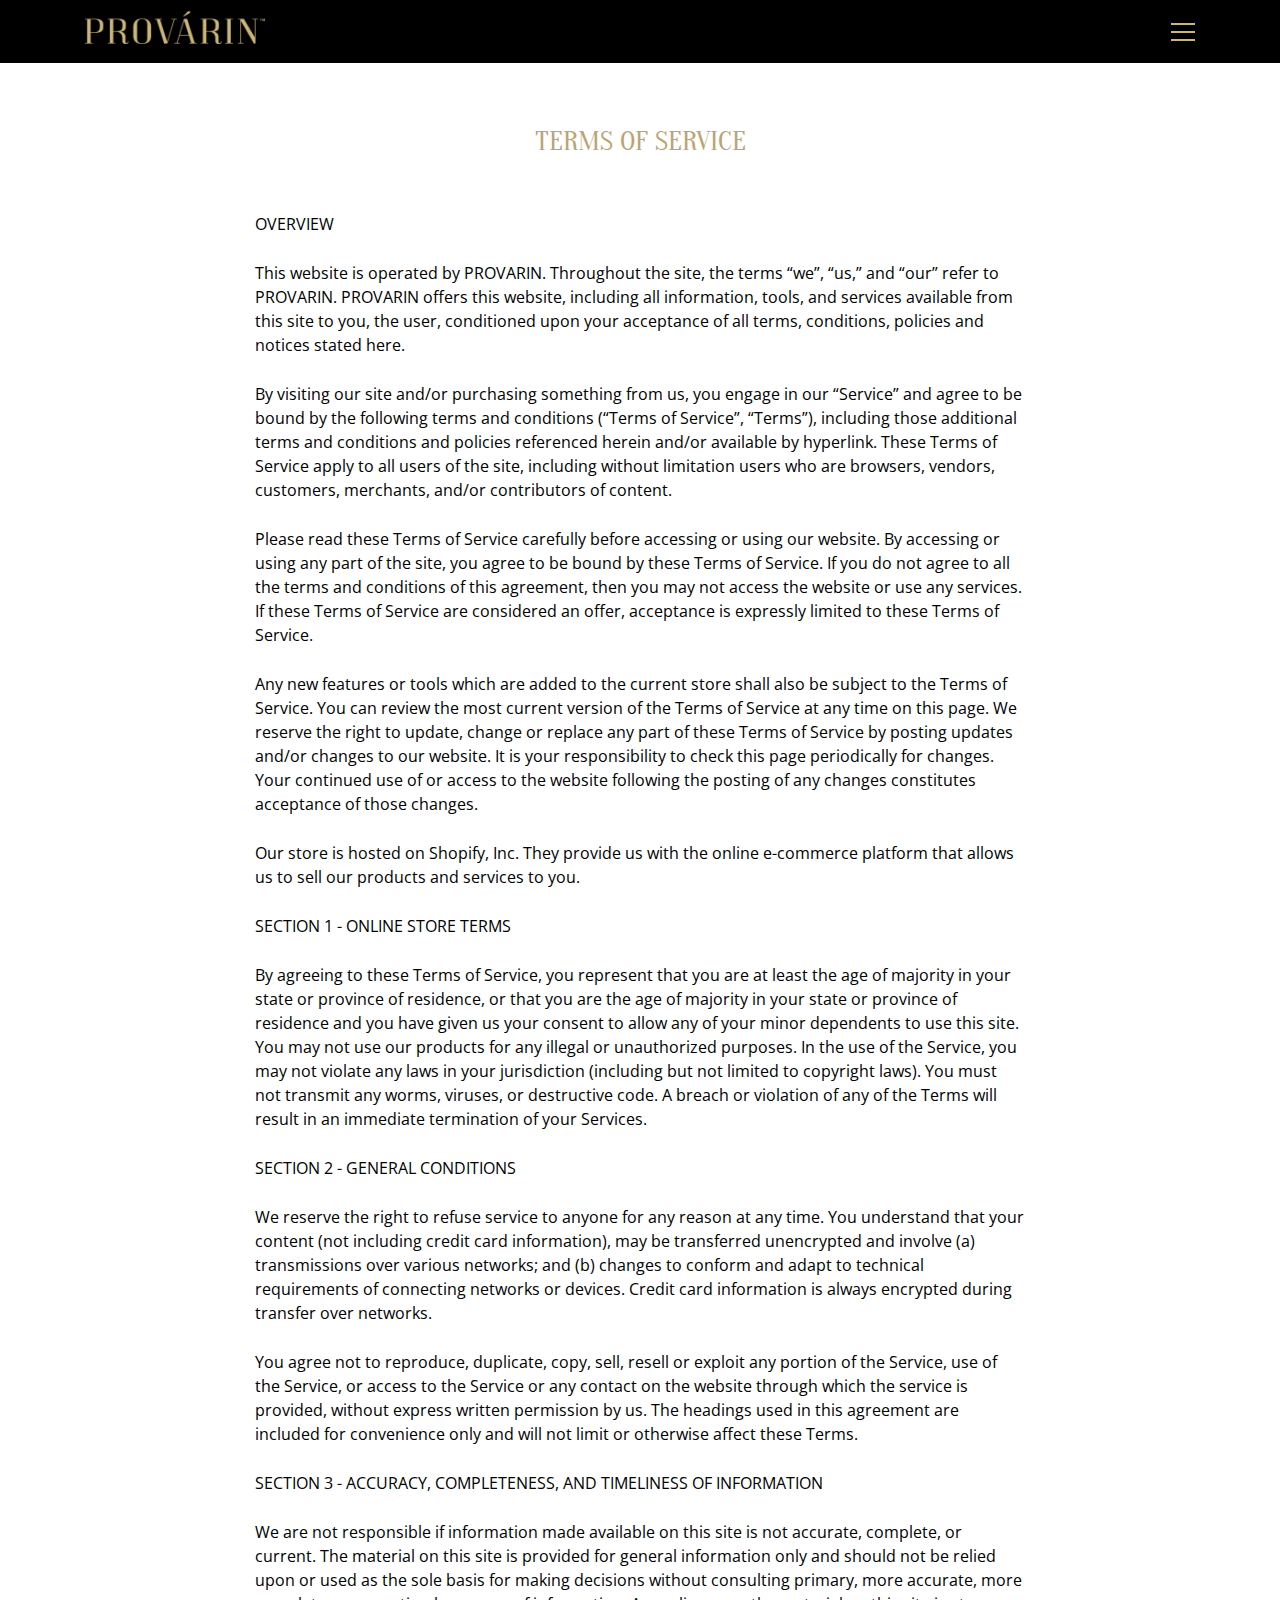
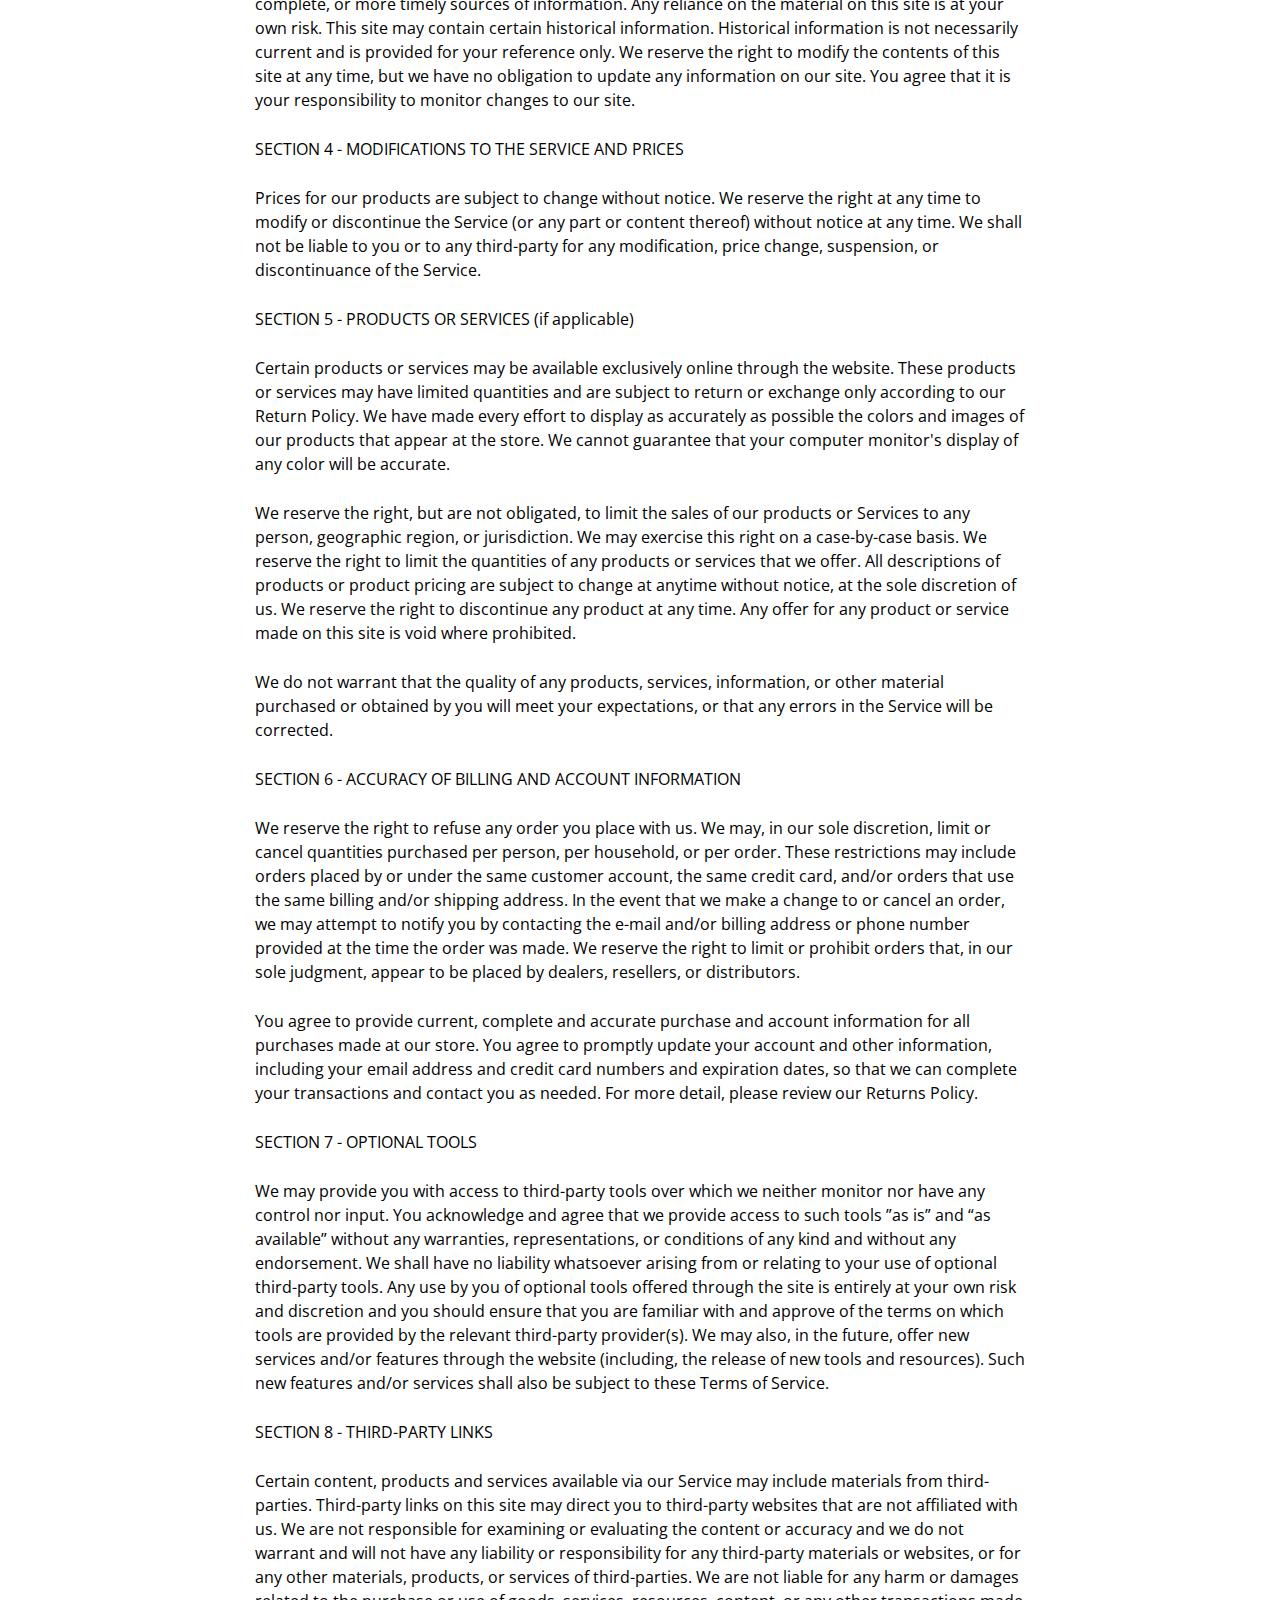
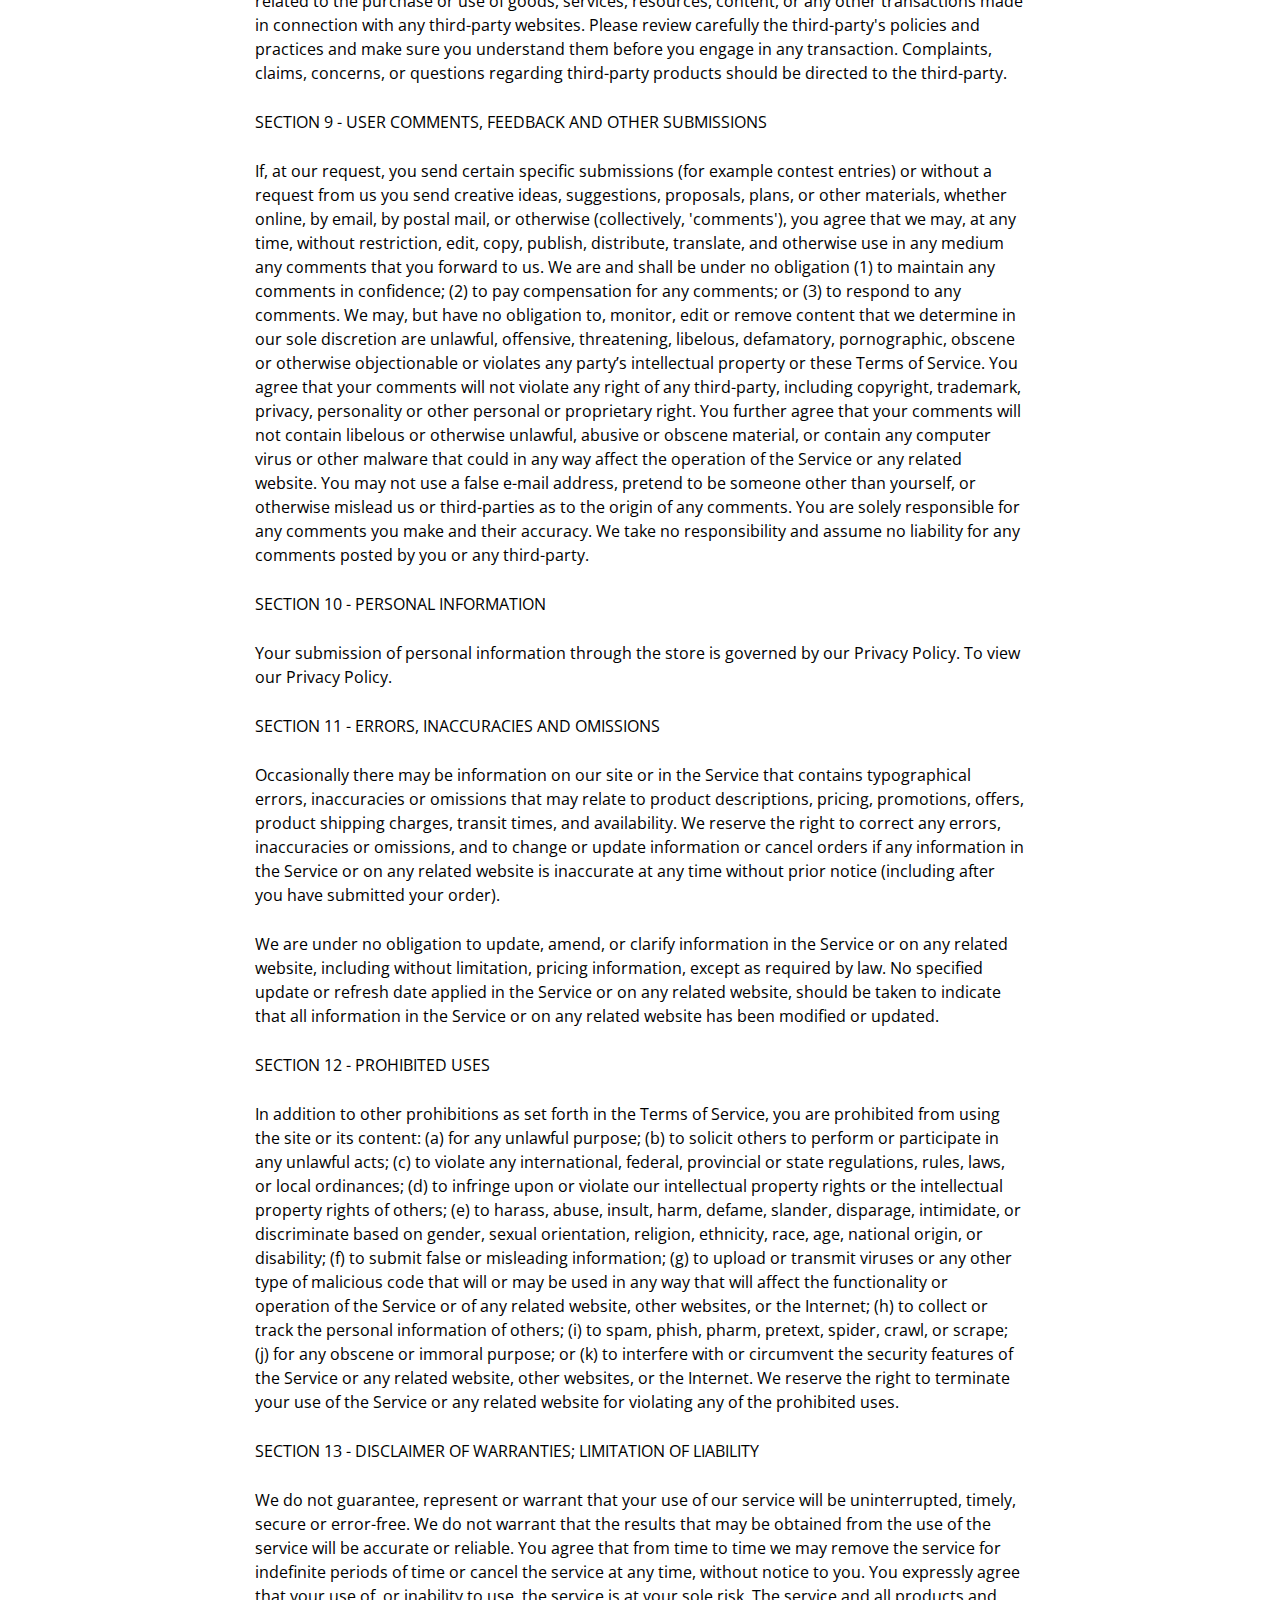
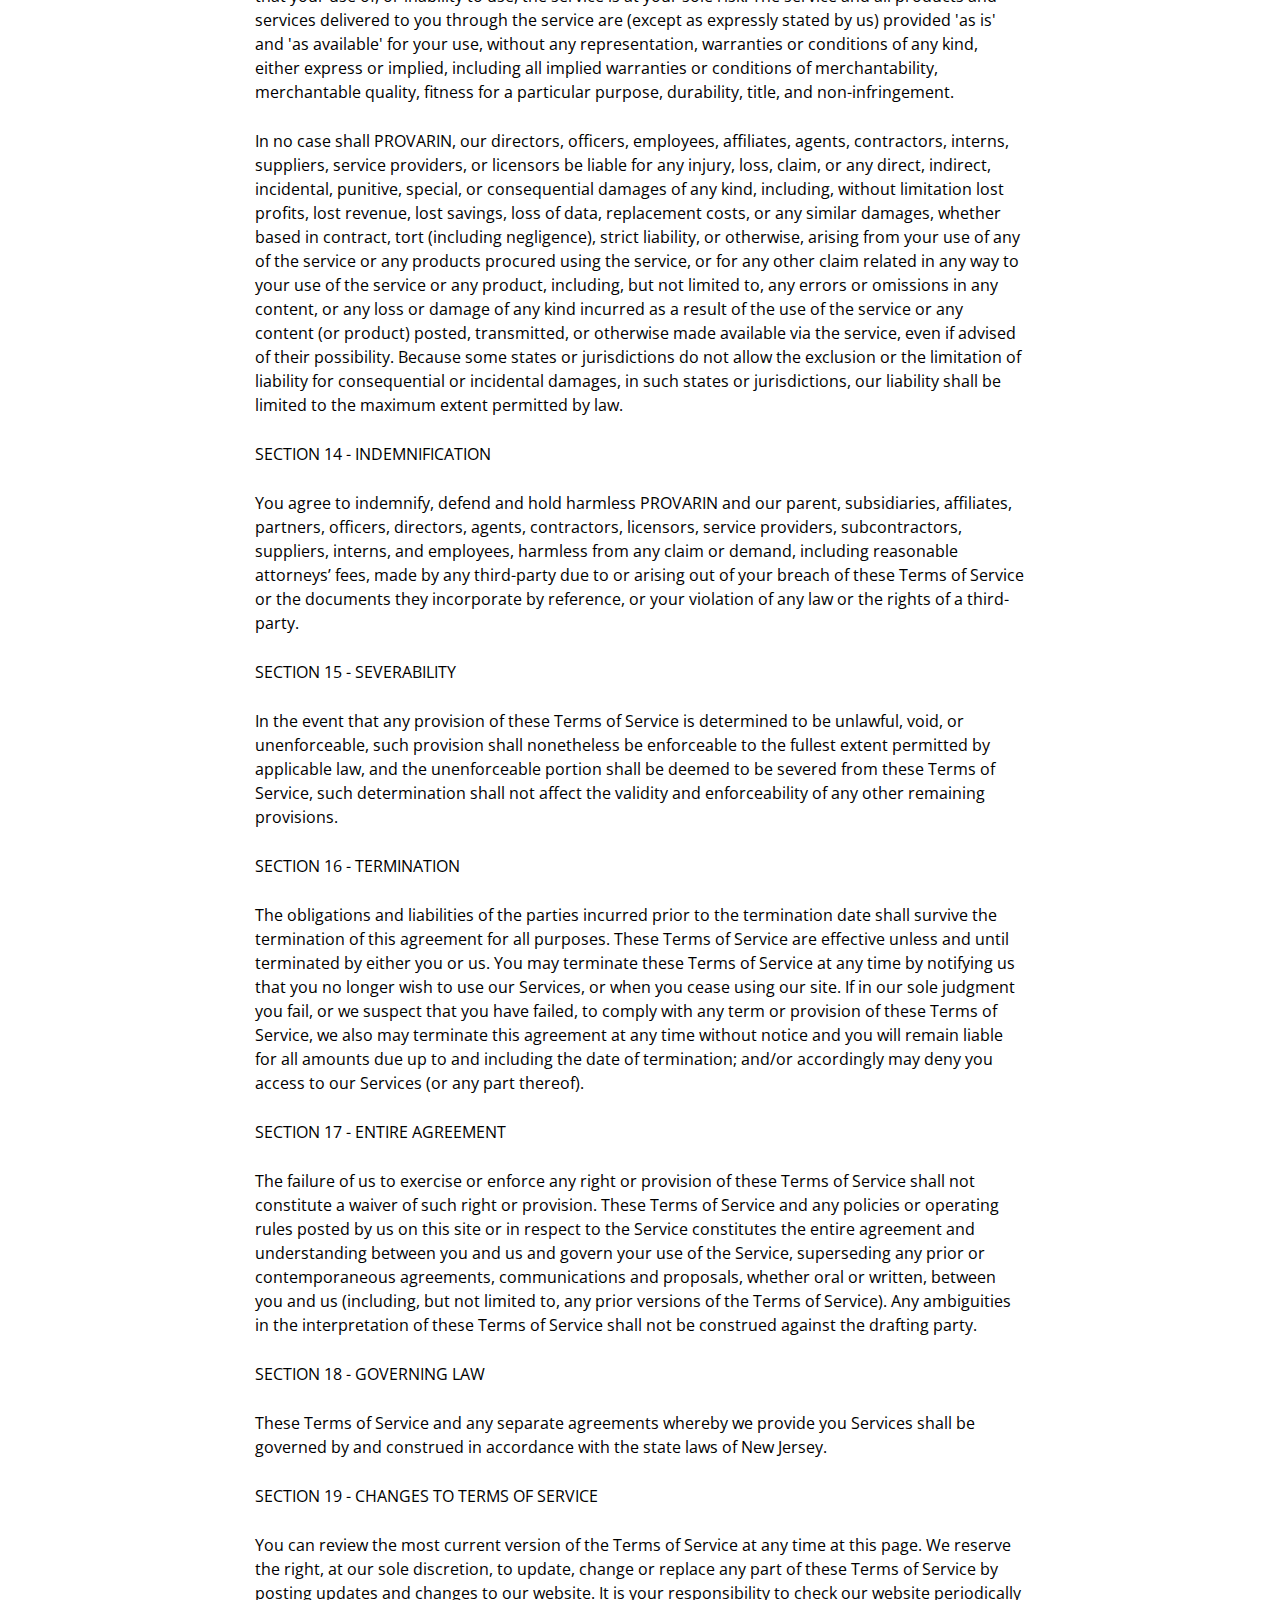
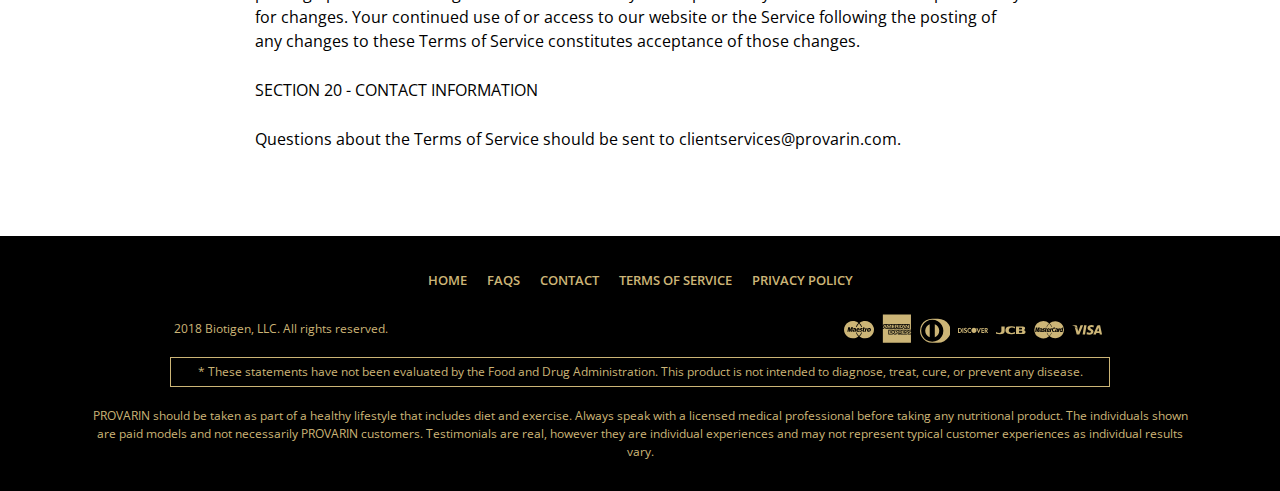
<file: terms-of-service.html>
<!DOCTYPE html>
<html lang="en">
<head>
	<meta charset="UTF-8">
	<meta name="viewport" content="width=device-width, initial-scale=1.0">
	<meta http-equiv="X-UA-Compatible" content="ie=edge">
	<title>Provarin</title>
	<link href="https://fonts.googleapis.com/css?family=Old+Standard+TT:400,400i,700|Open+Sans:300,400,600,700,800|Oranienbaum&display=swap&subset=cyrillic,cyrillic-ext" rel="stylesheet">
<link rel="stylesheet" href="css/libs.min.css">
	<link rel="stylesheet" href="css/style.min.css">
</head>
<body>
<!-- ---------------------start sicky header-------------- -->
	<div class="sticky-header active">	
		<div class="container">
			<div class="logo">

			<a href="index.html">
				<img src="img/logo.png" alt="">
			</a>
		</div>
		<div class="menu-button">
			<div class="menu-button__item"></div>
			<div class="menu-button__item"></div>
			<div class="menu-button__item"></div>
		</div>
		<nav class="menu">
			<ul>
				<li>
					<a href="index.html">HOME</a>
				</li>
				<li>
					<a href="index.html#faq">FAQS</a>
				</li>
				<li>
					<a href="index.html#contact">CONTACT</a>
				</li>
				
			</ul>
		</nav>
		</div>
	</div>
<!-----------------------end sicky header-------------- -->

<!-----------------------start terms of service-------------- -->
<div class="terms-of-service">
	<div class="container">
		<h2>TERMS OF SERVICE</h2>
		
			<p>OVERVIEW</p>
		
<p>This website is operated by PROVARIN. Throughout the site, the terms “we”, “us,” and “our” refer to PROVARIN. PROVARIN offers this website, including all information, tools, and services available from this site to you, the user, conditioned upon your acceptance of all terms, conditions, policies and notices stated here.</p>

<p>By visiting our site and/or purchasing something from us, you engage in our “Service” and agree to be bound by the following terms and conditions (“Terms of Service”, “Terms”), including those additional terms and conditions and policies referenced herein and/or available by hyperlink. These Terms of Service apply to all users of the site, including without limitation users who are browsers, vendors, customers, merchants, and/or contributors of content.</p>
<p>Please read these Terms of Service carefully before accessing or using our website. By accessing or using any part of the site, you agree to be bound by these Terms of Service. If you do not agree to all the terms and conditions of this agreement, then you may not access the website or use any services. If these Terms of Service are considered an offer, acceptance is expressly limited to these Terms of Service.</p>
<p>Any new features or tools which are added to the current store shall also be subject to the Terms of Service. You can review the most current version of the Terms of Service at any time on this page. We reserve the right to update, change or replace any part of these Terms of Service by posting updates and/or changes to our website. It is your responsibility to check this page periodically for changes. Your continued use of or access to the website following the posting of any changes constitutes acceptance of those changes.</p>

<p>Our store is hosted on Shopify, Inc. They provide us with the online e-commerce platform that allows us to sell our products and services to you.
</p>

<p>SECTION 1 - ONLINE STORE TERMS</p>

<p>By agreeing to these Terms of Service, you represent that you are at least the age of majority in your state or province of residence, or that you are the age of majority in your state or province of residence and you have given us your consent to allow any of your minor dependents to use this site. You may not use our products for any illegal or unauthorized purposes. In the use of the Service, you may not violate any laws in your jurisdiction (including but not limited to copyright laws). You must not transmit any worms, viruses, or destructive code. A breach or violation of any of the Terms will result in an immediate termination of your Services.</p>

<p>SECTION 2 - GENERAL CONDITIONS</p>

<p>We reserve the right to refuse service to anyone for any reason at any time. You understand that your content (not including credit card information), may be transferred unencrypted and involve (a) transmissions over various networks; and (b) changes to conform and adapt to technical requirements of connecting networks or devices. Credit card information is always encrypted during transfer over networks.</p>
<p>
You agree not to reproduce, duplicate, copy, sell, resell or exploit any portion of the Service, use of the Service, or access to the Service or any contact on the website through which the service is provided, without express written permission by us. The headings used in this agreement are included for convenience only and will not limit or otherwise affect these Terms.</p>
<p>SECTION 3 - ACCURACY, COMPLETENESS, AND TIMELINESS OF INFORMATION</p>
<p>We are not responsible if information made available on this site is not accurate, complete, or current. The material on this site is provided for general information only and should not be relied upon or used as the sole basis for making decisions without consulting primary, more accurate, more complete, or more timely sources of information. Any reliance on the material on this site is at your own risk. This site may contain certain historical information. Historical information is not necessarily current and is provided for your reference only. We reserve the right to modify the contents of this site at any time, but we have no obligation to update any information on our site. You agree that it is your responsibility to monitor changes to our site.</p>
<p>SECTION 4 - MODIFICATIONS TO THE SERVICE AND PRICES</p>
<p>Prices for our products are subject to change without notice. We reserve the right at any time to modify or discontinue the Service (or any part or content thereof) without notice at any time. We shall not be liable to you or to any third-party for any modification, price change, suspension, or discontinuance of the Service.</p>
<p>SECTION 5 - PRODUCTS OR SERVICES (if applicable)</p>
<p>Certain products or services may be available exclusively online through the website. These products or services may have limited quantities and are subject to return or exchange only according to our Return Policy. We have made every effort to display as accurately as possible the colors and images of our products that appear at the store. We cannot guarantee that your computer monitor's display of any color will be accurate.</p>

<p>We reserve the right, but are not obligated, to limit the sales of our products or Services to any person, geographic region, or jurisdiction. We may exercise this right on a case-by-case basis. We reserve the right to limit the quantities of any products or services that we offer. All descriptions of products or product pricing are subject to change at anytime without notice, at the sole discretion of us. We reserve the right to discontinue any product at any time. Any offer for any product or service made on this site is void where prohibited.</p>
<p>We do not warrant that the quality of any products, services, information, or other material purchased or obtained by you will meet your expectations, or that any errors in the Service will be corrected.</p>
<p>SECTION 6 - ACCURACY OF BILLING AND ACCOUNT INFORMATION</p>
<p>We reserve the right to refuse any order you place with us. We may, in our sole discretion, limit or cancel quantities purchased per person, per household, or per order. These restrictions may include orders placed by or under the same customer account, the same credit card, and/or orders that use the same billing and/or shipping address. In the event that we make a change to or cancel an order, we may attempt to notify you by contacting the e-mail and/or billing address or phone number provided at the time the order was made. We reserve the right to limit or prohibit orders that, in our sole judgment, appear to be placed by dealers, resellers, or distributors.</p>
<p>You agree to provide current, complete and accurate purchase and account information for all purchases made at our store. You agree to promptly update your account and other information, including your email address and credit card numbers and expiration dates, so that we can complete your transactions and contact you as needed. For more detail, please review our Returns Policy.</p>
<p>SECTION 7 - OPTIONAL TOOLS</p>
<p>We may provide you with access to third-party tools over which we neither monitor nor have any control nor input. You acknowledge and agree that we provide access to such tools ”as is” and “as available” without any warranties, representations, or conditions of any kind and without any endorsement. We shall have no liability whatsoever arising from or relating to your use of optional third-party tools. Any use by you of optional tools offered through the site is entirely at your own risk and discretion and you should ensure that you are familiar with and approve of the terms on which tools are provided by the relevant third-party provider(s). We may also, in the future, offer new services and/or features through the website (including, the release of new tools and resources). Such new features and/or services shall also be subject to these Terms of Service.</p>
<p>SECTION 8 - THIRD-PARTY LINKS</p>
<p>Certain content, products and services available via our Service may include materials from third-parties. Third-party links on this site may direct you to third-party websites that are not affiliated with us. We are not responsible for examining or evaluating the content or accuracy and we do not warrant and will not have any liability or responsibility for any third-party materials or websites, or for any other materials, products, or services of third-parties. We are not liable for any harm or damages related to the purchase or use of goods, services, resources, content, or any other transactions made in connection with any third-party websites. Please review carefully the third-party's policies and practices and make sure you understand them before you engage in any transaction. Complaints, claims, concerns, or questions regarding third-party products should be directed to the third-party.</p>
<p>SECTION 9 - USER COMMENTS, FEEDBACK AND OTHER SUBMISSIONS</p>
<p>If, at our request, you send certain specific submissions (for example contest entries) or without a request from us you send creative ideas, suggestions, proposals, plans, or other materials, whether online, by email, by postal mail, or otherwise (collectively, 'comments'), you agree that we may, at any time, without restriction, edit, copy, publish, distribute, translate, and otherwise use in any medium any comments that you forward to us. We are and shall be under no obligation (1) to maintain any comments in confidence; (2) to pay compensation for any comments; or (3) to respond to any comments. We may, but have no obligation to, monitor, edit or remove content that we determine in our sole discretion are unlawful, offensive, threatening, libelous, defamatory, pornographic, obscene or otherwise objectionable or violates any party’s intellectual property or these Terms of Service. You agree that your comments will not violate any right of any third-party, including copyright, trademark, privacy, personality or other personal or proprietary right. You further agree that your comments will not contain libelous or otherwise unlawful, abusive or obscene material, or contain any computer virus or other malware that could in any way affect the operation of the Service or any related website. You may not use a false e-mail address, pretend to be someone other than yourself, or otherwise mislead us or third-parties as to the origin of any comments. You are solely responsible for any comments you make and their accuracy. We take no responsibility and assume no liability for any comments posted by you or any third-party.</p>
<p>SECTION 10 - PERSONAL INFORMATION</p>
<p>Your submission of personal information through the store is governed by our Privacy Policy. To view our Privacy Policy.</p>
<p>SECTION 11 - ERRORS, INACCURACIES AND OMISSIONS</p>
<p>Occasionally there may be information on our site or in the Service that contains typographical errors, inaccuracies or omissions that may relate to product descriptions, pricing, promotions, offers, product shipping charges, transit times, and availability. We reserve the right to correct any errors, inaccuracies or omissions, and to change or update information or cancel orders if any information in the Service or on any related website is inaccurate at any time without prior notice (including after you have submitted your order).</p>
<p>We are under no obligation to update, amend, or clarify information in the Service or on any related website, including without limitation, pricing information, except as required by law. No specified update or refresh date applied in the Service or on any related website, should be taken to indicate that all information in the Service or on any related website has been modified or updated.</p>
<p>SECTION 12 - PROHIBITED USES</p>
<p>In addition to other prohibitions as set forth in the Terms of Service, you are prohibited from using the site or its content: (a) for any unlawful purpose; (b) to solicit others to perform or participate in any unlawful acts; (c) to violate any international, federal, provincial or state regulations, rules, laws, or local ordinances; (d) to infringe upon or violate our intellectual property rights or the intellectual property rights of others; (e) to harass, abuse, insult, harm, defame, slander, disparage, intimidate, or discriminate based on gender, sexual orientation, religion, ethnicity, race, age, national origin, or disability; (f) to submit false or misleading information; (g) to upload or transmit viruses or any other type of malicious code that will or may be used in any way that will affect the functionality or operation of the Service or of any related website, other websites, or the Internet; (h) to collect or track the personal information of others; (i) to spam, phish, pharm, pretext, spider, crawl, or scrape; (j) for any obscene or immoral purpose; or (k) to interfere with or circumvent the security features of the Service or any related website, other websites, or the Internet. We reserve the right to terminate your use of the Service or any related website for violating any of the prohibited uses.</p>
<p>SECTION 13 - DISCLAIMER OF WARRANTIES; LIMITATION OF LIABILITY</p>
<p>We do not guarantee, represent or warrant that your use of our service will be uninterrupted, timely, secure or error-free. We do not warrant that the results that may be obtained from the use of the service will be accurate or reliable. You agree that from time to time we may remove the service for indefinite periods of time or cancel the service at any time, without notice to you. You expressly agree that your use of, or inability to use, the service is at your sole risk. The service and all products and services delivered to you through the service are (except as expressly stated by us) provided 'as is' and 'as available' for your use, without any representation, warranties or conditions of any kind, either express or implied, including all implied warranties or conditions of merchantability, merchantable quality, fitness for a particular purpose, durability, title, and non-infringement.</p>
<p>In no case shall PROVARIN, our directors, officers, employees, affiliates, agents, contractors, interns, suppliers, service providers, or licensors be liable for any injury, loss, claim, or any direct, indirect, incidental, punitive, special, or consequential damages of any kind, including, without limitation lost profits, lost revenue, lost savings, loss of data, replacement costs, or any similar damages, whether based in contract, tort (including negligence), strict liability, or otherwise, arising from your use of any of the service or any products procured using the service, or for any other claim related in any way to your use of the service or any product, including, but not limited to, any errors or omissions in any content, or any loss or damage of any kind incurred as a result of the use of the service or any content (or product) posted, transmitted, or otherwise made available via the service, even if advised of their possibility. Because some states or jurisdictions do not allow the exclusion or the limitation of liability for consequential or incidental damages, in such states or jurisdictions, our liability shall be limited to the maximum extent permitted by law.</p>
<p>SECTION 14 - INDEMNIFICATION</p>
<p>You agree to indemnify, defend and hold harmless PROVARIN and our parent, subsidiaries, affiliates, partners, officers, directors, agents, contractors, licensors, service providers, subcontractors, suppliers, interns, and employees, harmless from any claim or demand, including reasonable attorneys’ fees, made by any third-party due to or arising out of your breach of these Terms of Service or the documents they incorporate by reference, or your violation of any law or the rights of a third-party.</p>
<p>SECTION 15 - SEVERABILITY</p>
<p>In the event that any provision of these Terms of Service is determined to be unlawful, void, or unenforceable, such provision shall nonetheless be enforceable to the fullest extent permitted by applicable law, and the unenforceable portion shall be deemed to be severed from these Terms of Service, such determination shall not affect the validity and enforceability of any other remaining provisions.</p>
<p>SECTION 16 - TERMINATION</p>
<p>The obligations and liabilities of the parties incurred prior to the termination date shall survive the termination of this agreement for all purposes. These Terms of Service are effective unless and until terminated by either you or us. You may terminate these Terms of Service at any time by notifying us that you no longer wish to use our Services, or when you cease using our site. If in our sole judgment you fail, or we suspect that you have failed, to comply with any term or provision of these Terms of Service, we also may terminate this agreement at any time without notice and you will remain liable for all amounts due up to and including the date of termination; and/or accordingly may deny you access to our Services (or any part thereof).</p>
<p>SECTION 17 - ENTIRE AGREEMENT</p>
<p>The failure of us to exercise or enforce any right or provision of these Terms of Service shall not constitute a waiver of such right or provision. These Terms of Service and any policies or operating rules posted by us on this site or in respect to the Service constitutes the entire agreement and understanding between you and us and govern your use of the Service, superseding any prior or contemporaneous agreements, communications and proposals, whether oral or written, between you and us (including, but not limited to, any prior versions of the Terms of Service). Any ambiguities in the interpretation of these Terms of Service shall not be construed against the drafting party.</p>
<p>SECTION 18 - GOVERNING LAW</p>
<p>These Terms of Service and any separate agreements whereby we provide you Services shall be governed by and construed in accordance with the state laws of New Jersey.</p>
<p>SECTION 19 - CHANGES TO TERMS OF SERVICE</p>
<p>You can review the most current version of the Terms of Service at any time at this page.
We reserve the right, at our sole discretion, to update, change or replace any part of these Terms of Service by posting updates and changes to our website. It is your responsibility to check our website periodically for changes. Your continued use of or access to our website or the Service following the posting of any changes to these Terms of Service constitutes acceptance of those changes.</p>
<p>SECTION 20 - CONTACT INFORMATION</p>
<p>Questions about the Terms of Service should be sent to clientservices@provarin.com.</p>

	</div>
	
	
</div>

<!-----------------------end terms of service-------------- -->
<!-----------------------start footer------------- -->
<footer class="footer">
	<div class="container">
		<div class="footer__menu">
			<ul>
				<li>
					<a href="index.html">
					HOME   
				</a>
			</li>
				<li>
					<a href="index.html#faq">
					FAQS 
				</a>
			</li>
				<li>
					<a href="index.html#contact">
						CONTACT
					</a>
				</li>
				<li>
					<a href="terms-of-service.html">
						TERMS OF SERVICE
					</a>
				</li>
				<li>
					<a href="privacy-police.html">
						PRIVACY POLICY
					</a>
				</li>
			</ul>
		</div>
		<div class="footer__copy-wrapper">
			<div class="footer__copy">
				2018 Biotigen, LLC. All rights reserved.
			</div>
			<div class="footer__payment">
				<div class="footer__payment-item">
					<a href="">
					<img src="img/maestro.svg" alt=""></a>
				</div>
				<div class="footer__payment-item">
					<a href="">
						<img src="img/ae.svg" alt="">
					</a>
					
				</div>
				<div class="footer__payment-item">
					<a href="">
						<img src="img/pay-logo-3.svg" alt="">
					</a>
					
				</div>
					<div class="footer__payment-item">
					<a href="">
						<img src="img/discover.svg" alt="">
					</a>
					
				</div>

					<div class="footer__payment-item">
					<a href="">
						<img src="img/jcb.svg" alt="">
					</a>
					
				</div>

				<div class="footer__payment-item">
					<a href="">
						<img src="img/mc.svg" alt="">
					</a>
					
				</div>

				<div class="footer__payment-item">
					<a href="">
						<img src="img/visa.svg" alt="">
					</a>
					
				</div>				
			</div>
		</div>

	<div class="footer__warning">
		* These statements have not been evaluated by the Food and Drug Administration. This product is not intended to diagnose, treat, cure, or prevent any disease.
	</div>

	<div class="footer__text">
		PROVARIN should be taken as part of a healthy lifestyle that includes diet and exercise. Always speak with a licensed medical professional before taking any nutritional product. The individuals shown are paid models and not necessarily PROVARIN customers. Testimonials are real, however they are individual experiences and may not represent typical customer experiences as individual results vary.
	</div>

	</div>
</footer>
<!-----------------------end footer------------- -->

	<script src="https://ajax.googleapis.com/ajax/libs/jquery/3.4.1/jquery.min.js"></script>
	<script src="js/libs.min.js"></script>
	<script src="js/main.js"></script>
</body>
</html>
</file>
<file: css/libs.min.css>
/*!
 * Bootstrap Grid v4.1.3 (https://getbootstrap.com/)
 * Copyright 2011-2018 The Bootstrap Authors
 * Copyright 2011-2018 Twitter, Inc.
 * Licensed under MIT (https://github.com/twbs/bootstrap/blob/master/LICENSE)
 */@-ms-viewport{width:device-width}html{-webkit-box-sizing:border-box;box-sizing:border-box;-ms-overflow-style:scrollbar}*,*::before,*::after{-webkit-box-sizing:inherit;box-sizing:inherit}.container{width:100%;padding-right:15px;padding-left:15px;margin-right:auto;margin-left:auto}@media (min-width: 576px){.container{max-width:540px}}@media (min-width: 768px){.container{max-width:720px}}@media (min-width: 992px){.container{max-width:960px}}@media (min-width: 1200px){.container{max-width:1140px}}.container-fluid{width:100%;padding-right:15px;padding-left:15px;margin-right:auto;margin-left:auto}.row{display:-ms-flexbox;display:-webkit-box;display:flex;-ms-flex-wrap:wrap;flex-wrap:wrap;margin-right:-15px;margin-left:-15px}.no-gutters{margin-right:0;margin-left:0}.no-gutters>.col,.no-gutters>[class*="col-"]{padding-right:0;padding-left:0}.col-1,.col-2,.col-3,.col-4,.col-5,.col-6,.col-7,.col-8,.col-9,.col-10,.col-11,.col-12,.col,.col-auto,.col-sm-1,.col-sm-2,.col-sm-3,.col-sm-4,.col-sm-5,.col-sm-6,.col-sm-7,.col-sm-8,.col-sm-9,.col-sm-10,.col-sm-11,.col-sm-12,.col-sm,.col-sm-auto,.col-md-1,.col-md-2,.col-md-3,.col-md-4,.col-md-5,.col-md-6,.col-md-7,.col-md-8,.col-md-9,.col-md-10,.col-md-11,.col-md-12,.col-md,.col-md-auto,.col-lg-1,.col-lg-2,.col-lg-3,.col-lg-4,.col-lg-5,.col-lg-6,.col-lg-7,.col-lg-8,.col-lg-9,.col-lg-10,.col-lg-11,.col-lg-12,.col-lg,.col-lg-auto,.col-xl-1,.col-xl-2,.col-xl-3,.col-xl-4,.col-xl-5,.col-xl-6,.col-xl-7,.col-xl-8,.col-xl-9,.col-xl-10,.col-xl-11,.col-xl-12,.col-xl,.col-xl-auto{position:relative;width:100%;min-height:1px;padding-right:15px;padding-left:15px}.col{-ms-flex-preferred-size:0;flex-basis:0;-ms-flex-positive:1;-webkit-box-flex:1;flex-grow:1;max-width:100%}.col-auto{-ms-flex:0 0 auto;-webkit-box-flex:0;flex:0 0 auto;width:auto;max-width:none}.col-1{-ms-flex:0 0 8.333333%;-webkit-box-flex:0;flex:0 0 8.333333%;max-width:8.333333%}.col-2{-ms-flex:0 0 16.666667%;-webkit-box-flex:0;flex:0 0 16.666667%;max-width:16.666667%}.col-3{-ms-flex:0 0 25%;-webkit-box-flex:0;flex:0 0 25%;max-width:25%}.col-4{-ms-flex:0 0 33.333333%;-webkit-box-flex:0;flex:0 0 33.333333%;max-width:33.333333%}.col-5{-ms-flex:0 0 41.666667%;-webkit-box-flex:0;flex:0 0 41.666667%;max-width:41.666667%}.col-6{-ms-flex:0 0 50%;-webkit-box-flex:0;flex:0 0 50%;max-width:50%}.col-7{-ms-flex:0 0 58.333333%;-webkit-box-flex:0;flex:0 0 58.333333%;max-width:58.333333%}.col-8{-ms-flex:0 0 66.666667%;-webkit-box-flex:0;flex:0 0 66.666667%;max-width:66.666667%}.col-9{-ms-flex:0 0 75%;-webkit-box-flex:0;flex:0 0 75%;max-width:75%}.col-10{-ms-flex:0 0 83.333333%;-webkit-box-flex:0;flex:0 0 83.333333%;max-width:83.333333%}.col-11{-ms-flex:0 0 91.666667%;-webkit-box-flex:0;flex:0 0 91.666667%;max-width:91.666667%}.col-12{-ms-flex:0 0 100%;-webkit-box-flex:0;flex:0 0 100%;max-width:100%}.order-first{-ms-flex-order:-1;-webkit-box-ordinal-group:0;order:-1}.order-last{-ms-flex-order:13;-webkit-box-ordinal-group:14;order:13}.order-0{-ms-flex-order:0;-webkit-box-ordinal-group:1;order:0}.order-1{-ms-flex-order:1;-webkit-box-ordinal-group:2;order:1}.order-2{-ms-flex-order:2;-webkit-box-ordinal-group:3;order:2}.order-3{-ms-flex-order:3;-webkit-box-ordinal-group:4;order:3}.order-4{-ms-flex-order:4;-webkit-box-ordinal-group:5;order:4}.order-5{-ms-flex-order:5;-webkit-box-ordinal-group:6;order:5}.order-6{-ms-flex-order:6;-webkit-box-ordinal-group:7;order:6}.order-7{-ms-flex-order:7;-webkit-box-ordinal-group:8;order:7}.order-8{-ms-flex-order:8;-webkit-box-ordinal-group:9;order:8}.order-9{-ms-flex-order:9;-webkit-box-ordinal-group:10;order:9}.order-10{-ms-flex-order:10;-webkit-box-ordinal-group:11;order:10}.order-11{-ms-flex-order:11;-webkit-box-ordinal-group:12;order:11}.order-12{-ms-flex-order:12;-webkit-box-ordinal-group:13;order:12}.offset-1{margin-left:8.333333%}.offset-2{margin-left:16.666667%}.offset-3{margin-left:25%}.offset-4{margin-left:33.333333%}.offset-5{margin-left:41.666667%}.offset-6{margin-left:50%}.offset-7{margin-left:58.333333%}.offset-8{margin-left:66.666667%}.offset-9{margin-left:75%}.offset-10{margin-left:83.333333%}.offset-11{margin-left:91.666667%}@media (min-width: 576px){.col-sm{-ms-flex-preferred-size:0;flex-basis:0;-ms-flex-positive:1;-webkit-box-flex:1;flex-grow:1;max-width:100%}.col-sm-auto{-ms-flex:0 0 auto;-webkit-box-flex:0;flex:0 0 auto;width:auto;max-width:none}.col-sm-1{-ms-flex:0 0 8.333333%;-webkit-box-flex:0;flex:0 0 8.333333%;max-width:8.333333%}.col-sm-2{-ms-flex:0 0 16.666667%;-webkit-box-flex:0;flex:0 0 16.666667%;max-width:16.666667%}.col-sm-3{-ms-flex:0 0 25%;-webkit-box-flex:0;flex:0 0 25%;max-width:25%}.col-sm-4{-ms-flex:0 0 33.333333%;-webkit-box-flex:0;flex:0 0 33.333333%;max-width:33.333333%}.col-sm-5{-ms-flex:0 0 41.666667%;-webkit-box-flex:0;flex:0 0 41.666667%;max-width:41.666667%}.col-sm-6{-ms-flex:0 0 50%;-webkit-box-flex:0;flex:0 0 50%;max-width:50%}.col-sm-7{-ms-flex:0 0 58.333333%;-webkit-box-flex:0;flex:0 0 58.333333%;max-width:58.333333%}.col-sm-8{-ms-flex:0 0 66.666667%;-webkit-box-flex:0;flex:0 0 66.666667%;max-width:66.666667%}.col-sm-9{-ms-flex:0 0 75%;-webkit-box-flex:0;flex:0 0 75%;max-width:75%}.col-sm-10{-ms-flex:0 0 83.333333%;-webkit-box-flex:0;flex:0 0 83.333333%;max-width:83.333333%}.col-sm-11{-ms-flex:0 0 91.666667%;-webkit-box-flex:0;flex:0 0 91.666667%;max-width:91.666667%}.col-sm-12{-ms-flex:0 0 100%;-webkit-box-flex:0;flex:0 0 100%;max-width:100%}.order-sm-first{-ms-flex-order:-1;-webkit-box-ordinal-group:0;order:-1}.order-sm-last{-ms-flex-order:13;-webkit-box-ordinal-group:14;order:13}.order-sm-0{-ms-flex-order:0;-webkit-box-ordinal-group:1;order:0}.order-sm-1{-ms-flex-order:1;-webkit-box-ordinal-group:2;order:1}.order-sm-2{-ms-flex-order:2;-webkit-box-ordinal-group:3;order:2}.order-sm-3{-ms-flex-order:3;-webkit-box-ordinal-group:4;order:3}.order-sm-4{-ms-flex-order:4;-webkit-box-ordinal-group:5;order:4}.order-sm-5{-ms-flex-order:5;-webkit-box-ordinal-group:6;order:5}.order-sm-6{-ms-flex-order:6;-webkit-box-ordinal-group:7;order:6}.order-sm-7{-ms-flex-order:7;-webkit-box-ordinal-group:8;order:7}.order-sm-8{-ms-flex-order:8;-webkit-box-ordinal-group:9;order:8}.order-sm-9{-ms-flex-order:9;-webkit-box-ordinal-group:10;order:9}.order-sm-10{-ms-flex-order:10;-webkit-box-ordinal-group:11;order:10}.order-sm-11{-ms-flex-order:11;-webkit-box-ordinal-group:12;order:11}.order-sm-12{-ms-flex-order:12;-webkit-box-ordinal-group:13;order:12}.offset-sm-0{margin-left:0}.offset-sm-1{margin-left:8.333333%}.offset-sm-2{margin-left:16.666667%}.offset-sm-3{margin-left:25%}.offset-sm-4{margin-left:33.333333%}.offset-sm-5{margin-left:41.666667%}.offset-sm-6{margin-left:50%}.offset-sm-7{margin-left:58.333333%}.offset-sm-8{margin-left:66.666667%}.offset-sm-9{margin-left:75%}.offset-sm-10{margin-left:83.333333%}.offset-sm-11{margin-left:91.666667%}}@media (min-width: 768px){.col-md{-ms-flex-preferred-size:0;flex-basis:0;-ms-flex-positive:1;-webkit-box-flex:1;flex-grow:1;max-width:100%}.col-md-auto{-ms-flex:0 0 auto;-webkit-box-flex:0;flex:0 0 auto;width:auto;max-width:none}.col-md-1{-ms-flex:0 0 8.333333%;-webkit-box-flex:0;flex:0 0 8.333333%;max-width:8.333333%}.col-md-2{-ms-flex:0 0 16.666667%;-webkit-box-flex:0;flex:0 0 16.666667%;max-width:16.666667%}.col-md-3{-ms-flex:0 0 25%;-webkit-box-flex:0;flex:0 0 25%;max-width:25%}.col-md-4{-ms-flex:0 0 33.333333%;-webkit-box-flex:0;flex:0 0 33.333333%;max-width:33.333333%}.col-md-5{-ms-flex:0 0 41.666667%;-webkit-box-flex:0;flex:0 0 41.666667%;max-width:41.666667%}.col-md-6{-ms-flex:0 0 50%;-webkit-box-flex:0;flex:0 0 50%;max-width:50%}.col-md-7{-ms-flex:0 0 58.333333%;-webkit-box-flex:0;flex:0 0 58.333333%;max-width:58.333333%}.col-md-8{-ms-flex:0 0 66.666667%;-webkit-box-flex:0;flex:0 0 66.666667%;max-width:66.666667%}.col-md-9{-ms-flex:0 0 75%;-webkit-box-flex:0;flex:0 0 75%;max-width:75%}.col-md-10{-ms-flex:0 0 83.333333%;-webkit-box-flex:0;flex:0 0 83.333333%;max-width:83.333333%}.col-md-11{-ms-flex:0 0 91.666667%;-webkit-box-flex:0;flex:0 0 91.666667%;max-width:91.666667%}.col-md-12{-ms-flex:0 0 100%;-webkit-box-flex:0;flex:0 0 100%;max-width:100%}.order-md-first{-ms-flex-order:-1;-webkit-box-ordinal-group:0;order:-1}.order-md-last{-ms-flex-order:13;-webkit-box-ordinal-group:14;order:13}.order-md-0{-ms-flex-order:0;-webkit-box-ordinal-group:1;order:0}.order-md-1{-ms-flex-order:1;-webkit-box-ordinal-group:2;order:1}.order-md-2{-ms-flex-order:2;-webkit-box-ordinal-group:3;order:2}.order-md-3{-ms-flex-order:3;-webkit-box-ordinal-group:4;order:3}.order-md-4{-ms-flex-order:4;-webkit-box-ordinal-group:5;order:4}.order-md-5{-ms-flex-order:5;-webkit-box-ordinal-group:6;order:5}.order-md-6{-ms-flex-order:6;-webkit-box-ordinal-group:7;order:6}.order-md-7{-ms-flex-order:7;-webkit-box-ordinal-group:8;order:7}.order-md-8{-ms-flex-order:8;-webkit-box-ordinal-group:9;order:8}.order-md-9{-ms-flex-order:9;-webkit-box-ordinal-group:10;order:9}.order-md-10{-ms-flex-order:10;-webkit-box-ordinal-group:11;order:10}.order-md-11{-ms-flex-order:11;-webkit-box-ordinal-group:12;order:11}.order-md-12{-ms-flex-order:12;-webkit-box-ordinal-group:13;order:12}.offset-md-0{margin-left:0}.offset-md-1{margin-left:8.333333%}.offset-md-2{margin-left:16.666667%}.offset-md-3{margin-left:25%}.offset-md-4{margin-left:33.333333%}.offset-md-5{margin-left:41.666667%}.offset-md-6{margin-left:50%}.offset-md-7{margin-left:58.333333%}.offset-md-8{margin-left:66.666667%}.offset-md-9{margin-left:75%}.offset-md-10{margin-left:83.333333%}.offset-md-11{margin-left:91.666667%}}@media (min-width: 992px){.col-lg{-ms-flex-preferred-size:0;flex-basis:0;-ms-flex-positive:1;-webkit-box-flex:1;flex-grow:1;max-width:100%}.col-lg-auto{-ms-flex:0 0 auto;-webkit-box-flex:0;flex:0 0 auto;width:auto;max-width:none}.col-lg-1{-ms-flex:0 0 8.333333%;-webkit-box-flex:0;flex:0 0 8.333333%;max-width:8.333333%}.col-lg-2{-ms-flex:0 0 16.666667%;-webkit-box-flex:0;flex:0 0 16.666667%;max-width:16.666667%}.col-lg-3{-ms-flex:0 0 25%;-webkit-box-flex:0;flex:0 0 25%;max-width:25%}.col-lg-4{-ms-flex:0 0 33.333333%;-webkit-box-flex:0;flex:0 0 33.333333%;max-width:33.333333%}.col-lg-5{-ms-flex:0 0 41.666667%;-webkit-box-flex:0;flex:0 0 41.666667%;max-width:41.666667%}.col-lg-6{-ms-flex:0 0 50%;-webkit-box-flex:0;flex:0 0 50%;max-width:50%}.col-lg-7{-ms-flex:0 0 58.333333%;-webkit-box-flex:0;flex:0 0 58.333333%;max-width:58.333333%}.col-lg-8{-ms-flex:0 0 66.666667%;-webkit-box-flex:0;flex:0 0 66.666667%;max-width:66.666667%}.col-lg-9{-ms-flex:0 0 75%;-webkit-box-flex:0;flex:0 0 75%;max-width:75%}.col-lg-10{-ms-flex:0 0 83.333333%;-webkit-box-flex:0;flex:0 0 83.333333%;max-width:83.333333%}.col-lg-11{-ms-flex:0 0 91.666667%;-webkit-box-flex:0;flex:0 0 91.666667%;max-width:91.666667%}.col-lg-12{-ms-flex:0 0 100%;-webkit-box-flex:0;flex:0 0 100%;max-width:100%}.order-lg-first{-ms-flex-order:-1;-webkit-box-ordinal-group:0;order:-1}.order-lg-last{-ms-flex-order:13;-webkit-box-ordinal-group:14;order:13}.order-lg-0{-ms-flex-order:0;-webkit-box-ordinal-group:1;order:0}.order-lg-1{-ms-flex-order:1;-webkit-box-ordinal-group:2;order:1}.order-lg-2{-ms-flex-order:2;-webkit-box-ordinal-group:3;order:2}.order-lg-3{-ms-flex-order:3;-webkit-box-ordinal-group:4;order:3}.order-lg-4{-ms-flex-order:4;-webkit-box-ordinal-group:5;order:4}.order-lg-5{-ms-flex-order:5;-webkit-box-ordinal-group:6;order:5}.order-lg-6{-ms-flex-order:6;-webkit-box-ordinal-group:7;order:6}.order-lg-7{-ms-flex-order:7;-webkit-box-ordinal-group:8;order:7}.order-lg-8{-ms-flex-order:8;-webkit-box-ordinal-group:9;order:8}.order-lg-9{-ms-flex-order:9;-webkit-box-ordinal-group:10;order:9}.order-lg-10{-ms-flex-order:10;-webkit-box-ordinal-group:11;order:10}.order-lg-11{-ms-flex-order:11;-webkit-box-ordinal-group:12;order:11}.order-lg-12{-ms-flex-order:12;-webkit-box-ordinal-group:13;order:12}.offset-lg-0{margin-left:0}.offset-lg-1{margin-left:8.333333%}.offset-lg-2{margin-left:16.666667%}.offset-lg-3{margin-left:25%}.offset-lg-4{margin-left:33.333333%}.offset-lg-5{margin-left:41.666667%}.offset-lg-6{margin-left:50%}.offset-lg-7{margin-left:58.333333%}.offset-lg-8{margin-left:66.666667%}.offset-lg-9{margin-left:75%}.offset-lg-10{margin-left:83.333333%}.offset-lg-11{margin-left:91.666667%}}@media (min-width: 1200px){.col-xl{-ms-flex-preferred-size:0;flex-basis:0;-ms-flex-positive:1;-webkit-box-flex:1;flex-grow:1;max-width:100%}.col-xl-auto{-ms-flex:0 0 auto;-webkit-box-flex:0;flex:0 0 auto;width:auto;max-width:none}.col-xl-1{-ms-flex:0 0 8.333333%;-webkit-box-flex:0;flex:0 0 8.333333%;max-width:8.333333%}.col-xl-2{-ms-flex:0 0 16.666667%;-webkit-box-flex:0;flex:0 0 16.666667%;max-width:16.666667%}.col-xl-3{-ms-flex:0 0 25%;-webkit-box-flex:0;flex:0 0 25%;max-width:25%}.col-xl-4{-ms-flex:0 0 33.333333%;-webkit-box-flex:0;flex:0 0 33.333333%;max-width:33.333333%}.col-xl-5{-ms-flex:0 0 41.666667%;-webkit-box-flex:0;flex:0 0 41.666667%;max-width:41.666667%}.col-xl-6{-ms-flex:0 0 50%;-webkit-box-flex:0;flex:0 0 50%;max-width:50%}.col-xl-7{-ms-flex:0 0 58.333333%;-webkit-box-flex:0;flex:0 0 58.333333%;max-width:58.333333%}.col-xl-8{-ms-flex:0 0 66.666667%;-webkit-box-flex:0;flex:0 0 66.666667%;max-width:66.666667%}.col-xl-9{-ms-flex:0 0 75%;-webkit-box-flex:0;flex:0 0 75%;max-width:75%}.col-xl-10{-ms-flex:0 0 83.333333%;-webkit-box-flex:0;flex:0 0 83.333333%;max-width:83.333333%}.col-xl-11{-ms-flex:0 0 91.666667%;-webkit-box-flex:0;flex:0 0 91.666667%;max-width:91.666667%}.col-xl-12{-ms-flex:0 0 100%;-webkit-box-flex:0;flex:0 0 100%;max-width:100%}.order-xl-first{-ms-flex-order:-1;-webkit-box-ordinal-group:0;order:-1}.order-xl-last{-ms-flex-order:13;-webkit-box-ordinal-group:14;order:13}.order-xl-0{-ms-flex-order:0;-webkit-box-ordinal-group:1;order:0}.order-xl-1{-ms-flex-order:1;-webkit-box-ordinal-group:2;order:1}.order-xl-2{-ms-flex-order:2;-webkit-box-ordinal-group:3;order:2}.order-xl-3{-ms-flex-order:3;-webkit-box-ordinal-group:4;order:3}.order-xl-4{-ms-flex-order:4;-webkit-box-ordinal-group:5;order:4}.order-xl-5{-ms-flex-order:5;-webkit-box-ordinal-group:6;order:5}.order-xl-6{-ms-flex-order:6;-webkit-box-ordinal-group:7;order:6}.order-xl-7{-ms-flex-order:7;-webkit-box-ordinal-group:8;order:7}.order-xl-8{-ms-flex-order:8;-webkit-box-ordinal-group:9;order:8}.order-xl-9{-ms-flex-order:9;-webkit-box-ordinal-group:10;order:9}.order-xl-10{-ms-flex-order:10;-webkit-box-ordinal-group:11;order:10}.order-xl-11{-ms-flex-order:11;-webkit-box-ordinal-group:12;order:11}.order-xl-12{-ms-flex-order:12;-webkit-box-ordinal-group:13;order:12}.offset-xl-0{margin-left:0}.offset-xl-1{margin-left:8.333333%}.offset-xl-2{margin-left:16.666667%}.offset-xl-3{margin-left:25%}.offset-xl-4{margin-left:33.333333%}.offset-xl-5{margin-left:41.666667%}.offset-xl-6{margin-left:50%}.offset-xl-7{margin-left:58.333333%}.offset-xl-8{margin-left:66.666667%}.offset-xl-9{margin-left:75%}.offset-xl-10{margin-left:83.333333%}.offset-xl-11{margin-left:91.666667%}}.d-none{display:none !important}.d-inline{display:inline !important}.d-inline-block{display:inline-block !important}.d-block{display:block !important}.d-table{display:table !important}.d-table-row{display:table-row !important}.d-table-cell{display:table-cell !important}.d-flex{display:-ms-flexbox !important;display:-webkit-box !important;display:flex !important}.d-inline-flex{display:-ms-inline-flexbox !important;display:-webkit-inline-box !important;display:inline-flex !important}@media (min-width: 576px){.d-sm-none{display:none !important}.d-sm-inline{display:inline !important}.d-sm-inline-block{display:inline-block !important}.d-sm-block{display:block !important}.d-sm-table{display:table !important}.d-sm-table-row{display:table-row !important}.d-sm-table-cell{display:table-cell !important}.d-sm-flex{display:-ms-flexbox !important;display:-webkit-box !important;display:flex !important}.d-sm-inline-flex{display:-ms-inline-flexbox !important;display:-webkit-inline-box !important;display:inline-flex !important}}@media (min-width: 768px){.d-md-none{display:none !important}.d-md-inline{display:inline !important}.d-md-inline-block{display:inline-block !important}.d-md-block{display:block !important}.d-md-table{display:table !important}.d-md-table-row{display:table-row !important}.d-md-table-cell{display:table-cell !important}.d-md-flex{display:-ms-flexbox !important;display:-webkit-box !important;display:flex !important}.d-md-inline-flex{display:-ms-inline-flexbox !important;display:-webkit-inline-box !important;display:inline-flex !important}}@media (min-width: 992px){.d-lg-none{display:none !important}.d-lg-inline{display:inline !important}.d-lg-inline-block{display:inline-block !important}.d-lg-block{display:block !important}.d-lg-table{display:table !important}.d-lg-table-row{display:table-row !important}.d-lg-table-cell{display:table-cell !important}.d-lg-flex{display:-ms-flexbox !important;display:-webkit-box !important;display:flex !important}.d-lg-inline-flex{display:-ms-inline-flexbox !important;display:-webkit-inline-box !important;display:inline-flex !important}}@media (min-width: 1200px){.d-xl-none{display:none !important}.d-xl-inline{display:inline !important}.d-xl-inline-block{display:inline-block !important}.d-xl-block{display:block !important}.d-xl-table{display:table !important}.d-xl-table-row{display:table-row !important}.d-xl-table-cell{display:table-cell !important}.d-xl-flex{display:-ms-flexbox !important;display:-webkit-box !important;display:flex !important}.d-xl-inline-flex{display:-ms-inline-flexbox !important;display:-webkit-inline-box !important;display:inline-flex !important}}@media print{.d-print-none{display:none !important}.d-print-inline{display:inline !important}.d-print-inline-block{display:inline-block !important}.d-print-block{display:block !important}.d-print-table{display:table !important}.d-print-table-row{display:table-row !important}.d-print-table-cell{display:table-cell !important}.d-print-flex{display:-ms-flexbox !important;display:-webkit-box !important;display:flex !important}.d-print-inline-flex{display:-ms-inline-flexbox !important;display:-webkit-inline-box !important;display:inline-flex !important}}.flex-row{-ms-flex-direction:row !important;-webkit-box-orient:horizontal !important;-webkit-box-direction:normal !important;flex-direction:row !important}.flex-column{-ms-flex-direction:column !important;-webkit-box-orient:vertical !important;-webkit-box-direction:normal !important;flex-direction:column !important}.flex-row-reverse{-ms-flex-direction:row-reverse !important;-webkit-box-orient:horizontal !important;-webkit-box-direction:reverse !important;flex-direction:row-reverse !important}.flex-column-reverse{-ms-flex-direction:column-reverse !important;-webkit-box-orient:vertical !important;-webkit-box-direction:reverse !important;flex-direction:column-reverse !important}.flex-wrap{-ms-flex-wrap:wrap !important;flex-wrap:wrap !important}.flex-nowrap{-ms-flex-wrap:nowrap !important;flex-wrap:nowrap !important}.flex-wrap-reverse{-ms-flex-wrap:wrap-reverse !important;flex-wrap:wrap-reverse !important}.flex-fill{-ms-flex:1 1 auto !important;-webkit-box-flex:1 !important;flex:1 1 auto !important}.flex-grow-0{-ms-flex-positive:0 !important;-webkit-box-flex:0 !important;flex-grow:0 !important}.flex-grow-1{-ms-flex-positive:1 !important;-webkit-box-flex:1 !important;flex-grow:1 !important}.flex-shrink-0{-ms-flex-negative:0 !important;flex-shrink:0 !important}.flex-shrink-1{-ms-flex-negative:1 !important;flex-shrink:1 !important}.justify-content-start{-ms-flex-pack:start !important;-webkit-box-pack:start !important;justify-content:flex-start !important}.justify-content-end{-ms-flex-pack:end !important;-webkit-box-pack:end !important;justify-content:flex-end !important}.justify-content-center{-ms-flex-pack:center !important;-webkit-box-pack:center !important;justify-content:center !important}.justify-content-between{-ms-flex-pack:justify !important;-webkit-box-pack:justify !important;justify-content:space-between !important}.justify-content-around{-ms-flex-pack:distribute !important;justify-content:space-around !important}.align-items-start{-ms-flex-align:start !important;-webkit-box-align:start !important;align-items:flex-start !important}.align-items-end{-ms-flex-align:end !important;-webkit-box-align:end !important;align-items:flex-end !important}.align-items-center{-ms-flex-align:center !important;-webkit-box-align:center !important;align-items:center !important}.align-items-baseline{-ms-flex-align:baseline !important;-webkit-box-align:baseline !important;align-items:baseline !important}.align-items-stretch{-ms-flex-align:stretch !important;-webkit-box-align:stretch !important;align-items:stretch !important}.align-content-start{-ms-flex-line-pack:start !important;align-content:flex-start !important}.align-content-end{-ms-flex-line-pack:end !important;align-content:flex-end !important}.align-content-center{-ms-flex-line-pack:center !important;align-content:center !important}.align-content-between{-ms-flex-line-pack:justify !important;align-content:space-between !important}.align-content-around{-ms-flex-line-pack:distribute !important;align-content:space-around !important}.align-content-stretch{-ms-flex-line-pack:stretch !important;align-content:stretch !important}.align-self-auto{-ms-flex-item-align:auto !important;align-self:auto !important}.align-self-start{-ms-flex-item-align:start !important;align-self:flex-start !important}.align-self-end{-ms-flex-item-align:end !important;align-self:flex-end !important}.align-self-center{-ms-flex-item-align:center !important;align-self:center !important}.align-self-baseline{-ms-flex-item-align:baseline !important;align-self:baseline !important}.align-self-stretch{-ms-flex-item-align:stretch !important;align-self:stretch !important}@media (min-width: 576px){.flex-sm-row{-ms-flex-direction:row !important;-webkit-box-orient:horizontal !important;-webkit-box-direction:normal !important;flex-direction:row !important}.flex-sm-column{-ms-flex-direction:column !important;-webkit-box-orient:vertical !important;-webkit-box-direction:normal !important;flex-direction:column !important}.flex-sm-row-reverse{-ms-flex-direction:row-reverse !important;-webkit-box-orient:horizontal !important;-webkit-box-direction:reverse !important;flex-direction:row-reverse !important}.flex-sm-column-reverse{-ms-flex-direction:column-reverse !important;-webkit-box-orient:vertical !important;-webkit-box-direction:reverse !important;flex-direction:column-reverse !important}.flex-sm-wrap{-ms-flex-wrap:wrap !important;flex-wrap:wrap !important}.flex-sm-nowrap{-ms-flex-wrap:nowrap !important;flex-wrap:nowrap !important}.flex-sm-wrap-reverse{-ms-flex-wrap:wrap-reverse !important;flex-wrap:wrap-reverse !important}.flex-sm-fill{-ms-flex:1 1 auto !important;-webkit-box-flex:1 !important;flex:1 1 auto !important}.flex-sm-grow-0{-ms-flex-positive:0 !important;-webkit-box-flex:0 !important;flex-grow:0 !important}.flex-sm-grow-1{-ms-flex-positive:1 !important;-webkit-box-flex:1 !important;flex-grow:1 !important}.flex-sm-shrink-0{-ms-flex-negative:0 !important;flex-shrink:0 !important}.flex-sm-shrink-1{-ms-flex-negative:1 !important;flex-shrink:1 !important}.justify-content-sm-start{-ms-flex-pack:start !important;-webkit-box-pack:start !important;justify-content:flex-start !important}.justify-content-sm-end{-ms-flex-pack:end !important;-webkit-box-pack:end !important;justify-content:flex-end !important}.justify-content-sm-center{-ms-flex-pack:center !important;-webkit-box-pack:center !important;justify-content:center !important}.justify-content-sm-between{-ms-flex-pack:justify !important;-webkit-box-pack:justify !important;justify-content:space-between !important}.justify-content-sm-around{-ms-flex-pack:distribute !important;justify-content:space-around !important}.align-items-sm-start{-ms-flex-align:start !important;-webkit-box-align:start !important;align-items:flex-start !important}.align-items-sm-end{-ms-flex-align:end !important;-webkit-box-align:end !important;align-items:flex-end !important}.align-items-sm-center{-ms-flex-align:center !important;-webkit-box-align:center !important;align-items:center !important}.align-items-sm-baseline{-ms-flex-align:baseline !important;-webkit-box-align:baseline !important;align-items:baseline !important}.align-items-sm-stretch{-ms-flex-align:stretch !important;-webkit-box-align:stretch !important;align-items:stretch !important}.align-content-sm-start{-ms-flex-line-pack:start !important;align-content:flex-start !important}.align-content-sm-end{-ms-flex-line-pack:end !important;align-content:flex-end !important}.align-content-sm-center{-ms-flex-line-pack:center !important;align-content:center !important}.align-content-sm-between{-ms-flex-line-pack:justify !important;align-content:space-between !important}.align-content-sm-around{-ms-flex-line-pack:distribute !important;align-content:space-around !important}.align-content-sm-stretch{-ms-flex-line-pack:stretch !important;align-content:stretch !important}.align-self-sm-auto{-ms-flex-item-align:auto !important;align-self:auto !important}.align-self-sm-start{-ms-flex-item-align:start !important;align-self:flex-start !important}.align-self-sm-end{-ms-flex-item-align:end !important;align-self:flex-end !important}.align-self-sm-center{-ms-flex-item-align:center !important;align-self:center !important}.align-self-sm-baseline{-ms-flex-item-align:baseline !important;align-self:baseline !important}.align-self-sm-stretch{-ms-flex-item-align:stretch !important;align-self:stretch !important}}@media (min-width: 768px){.flex-md-row{-ms-flex-direction:row !important;-webkit-box-orient:horizontal !important;-webkit-box-direction:normal !important;flex-direction:row !important}.flex-md-column{-ms-flex-direction:column !important;-webkit-box-orient:vertical !important;-webkit-box-direction:normal !important;flex-direction:column !important}.flex-md-row-reverse{-ms-flex-direction:row-reverse !important;-webkit-box-orient:horizontal !important;-webkit-box-direction:reverse !important;flex-direction:row-reverse !important}.flex-md-column-reverse{-ms-flex-direction:column-reverse !important;-webkit-box-orient:vertical !important;-webkit-box-direction:reverse !important;flex-direction:column-reverse !important}.flex-md-wrap{-ms-flex-wrap:wrap !important;flex-wrap:wrap !important}.flex-md-nowrap{-ms-flex-wrap:nowrap !important;flex-wrap:nowrap !important}.flex-md-wrap-reverse{-ms-flex-wrap:wrap-reverse !important;flex-wrap:wrap-reverse !important}.flex-md-fill{-ms-flex:1 1 auto !important;-webkit-box-flex:1 !important;flex:1 1 auto !important}.flex-md-grow-0{-ms-flex-positive:0 !important;-webkit-box-flex:0 !important;flex-grow:0 !important}.flex-md-grow-1{-ms-flex-positive:1 !important;-webkit-box-flex:1 !important;flex-grow:1 !important}.flex-md-shrink-0{-ms-flex-negative:0 !important;flex-shrink:0 !important}.flex-md-shrink-1{-ms-flex-negative:1 !important;flex-shrink:1 !important}.justify-content-md-start{-ms-flex-pack:start !important;-webkit-box-pack:start !important;justify-content:flex-start !important}.justify-content-md-end{-ms-flex-pack:end !important;-webkit-box-pack:end !important;justify-content:flex-end !important}.justify-content-md-center{-ms-flex-pack:center !important;-webkit-box-pack:center !important;justify-content:center !important}.justify-content-md-between{-ms-flex-pack:justify !important;-webkit-box-pack:justify !important;justify-content:space-between !important}.justify-content-md-around{-ms-flex-pack:distribute !important;justify-content:space-around !important}.align-items-md-start{-ms-flex-align:start !important;-webkit-box-align:start !important;align-items:flex-start !important}.align-items-md-end{-ms-flex-align:end !important;-webkit-box-align:end !important;align-items:flex-end !important}.align-items-md-center{-ms-flex-align:center !important;-webkit-box-align:center !important;align-items:center !important}.align-items-md-baseline{-ms-flex-align:baseline !important;-webkit-box-align:baseline !important;align-items:baseline !important}.align-items-md-stretch{-ms-flex-align:stretch !important;-webkit-box-align:stretch !important;align-items:stretch !important}.align-content-md-start{-ms-flex-line-pack:start !important;align-content:flex-start !important}.align-content-md-end{-ms-flex-line-pack:end !important;align-content:flex-end !important}.align-content-md-center{-ms-flex-line-pack:center !important;align-content:center !important}.align-content-md-between{-ms-flex-line-pack:justify !important;align-content:space-between !important}.align-content-md-around{-ms-flex-line-pack:distribute !important;align-content:space-around !important}.align-content-md-stretch{-ms-flex-line-pack:stretch !important;align-content:stretch !important}.align-self-md-auto{-ms-flex-item-align:auto !important;align-self:auto !important}.align-self-md-start{-ms-flex-item-align:start !important;align-self:flex-start !important}.align-self-md-end{-ms-flex-item-align:end !important;align-self:flex-end !important}.align-self-md-center{-ms-flex-item-align:center !important;align-self:center !important}.align-self-md-baseline{-ms-flex-item-align:baseline !important;align-self:baseline !important}.align-self-md-stretch{-ms-flex-item-align:stretch !important;align-self:stretch !important}}@media (min-width: 992px){.flex-lg-row{-ms-flex-direction:row !important;-webkit-box-orient:horizontal !important;-webkit-box-direction:normal !important;flex-direction:row !important}.flex-lg-column{-ms-flex-direction:column !important;-webkit-box-orient:vertical !important;-webkit-box-direction:normal !important;flex-direction:column !important}.flex-lg-row-reverse{-ms-flex-direction:row-reverse !important;-webkit-box-orient:horizontal !important;-webkit-box-direction:reverse !important;flex-direction:row-reverse !important}.flex-lg-column-reverse{-ms-flex-direction:column-reverse !important;-webkit-box-orient:vertical !important;-webkit-box-direction:reverse !important;flex-direction:column-reverse !important}.flex-lg-wrap{-ms-flex-wrap:wrap !important;flex-wrap:wrap !important}.flex-lg-nowrap{-ms-flex-wrap:nowrap !important;flex-wrap:nowrap !important}.flex-lg-wrap-reverse{-ms-flex-wrap:wrap-reverse !important;flex-wrap:wrap-reverse !important}.flex-lg-fill{-ms-flex:1 1 auto !important;-webkit-box-flex:1 !important;flex:1 1 auto !important}.flex-lg-grow-0{-ms-flex-positive:0 !important;-webkit-box-flex:0 !important;flex-grow:0 !important}.flex-lg-grow-1{-ms-flex-positive:1 !important;-webkit-box-flex:1 !important;flex-grow:1 !important}.flex-lg-shrink-0{-ms-flex-negative:0 !important;flex-shrink:0 !important}.flex-lg-shrink-1{-ms-flex-negative:1 !important;flex-shrink:1 !important}.justify-content-lg-start{-ms-flex-pack:start !important;-webkit-box-pack:start !important;justify-content:flex-start !important}.justify-content-lg-end{-ms-flex-pack:end !important;-webkit-box-pack:end !important;justify-content:flex-end !important}.justify-content-lg-center{-ms-flex-pack:center !important;-webkit-box-pack:center !important;justify-content:center !important}.justify-content-lg-between{-ms-flex-pack:justify !important;-webkit-box-pack:justify !important;justify-content:space-between !important}.justify-content-lg-around{-ms-flex-pack:distribute !important;justify-content:space-around !important}.align-items-lg-start{-ms-flex-align:start !important;-webkit-box-align:start !important;align-items:flex-start !important}.align-items-lg-end{-ms-flex-align:end !important;-webkit-box-align:end !important;align-items:flex-end !important}.align-items-lg-center{-ms-flex-align:center !important;-webkit-box-align:center !important;align-items:center !important}.align-items-lg-baseline{-ms-flex-align:baseline !important;-webkit-box-align:baseline !important;align-items:baseline !important}.align-items-lg-stretch{-ms-flex-align:stretch !important;-webkit-box-align:stretch !important;align-items:stretch !important}.align-content-lg-start{-ms-flex-line-pack:start !important;align-content:flex-start !important}.align-content-lg-end{-ms-flex-line-pack:end !important;align-content:flex-end !important}.align-content-lg-center{-ms-flex-line-pack:center !important;align-content:center !important}.align-content-lg-between{-ms-flex-line-pack:justify !important;align-content:space-between !important}.align-content-lg-around{-ms-flex-line-pack:distribute !important;align-content:space-around !important}.align-content-lg-stretch{-ms-flex-line-pack:stretch !important;align-content:stretch !important}.align-self-lg-auto{-ms-flex-item-align:auto !important;align-self:auto !important}.align-self-lg-start{-ms-flex-item-align:start !important;align-self:flex-start !important}.align-self-lg-end{-ms-flex-item-align:end !important;align-self:flex-end !important}.align-self-lg-center{-ms-flex-item-align:center !important;align-self:center !important}.align-self-lg-baseline{-ms-flex-item-align:baseline !important;align-self:baseline !important}.align-self-lg-stretch{-ms-flex-item-align:stretch !important;align-self:stretch !important}}@media (min-width: 1200px){.flex-xl-row{-ms-flex-direction:row !important;-webkit-box-orient:horizontal !important;-webkit-box-direction:normal !important;flex-direction:row !important}.flex-xl-column{-ms-flex-direction:column !important;-webkit-box-orient:vertical !important;-webkit-box-direction:normal !important;flex-direction:column !important}.flex-xl-row-reverse{-ms-flex-direction:row-reverse !important;-webkit-box-orient:horizontal !important;-webkit-box-direction:reverse !important;flex-direction:row-reverse !important}.flex-xl-column-reverse{-ms-flex-direction:column-reverse !important;-webkit-box-orient:vertical !important;-webkit-box-direction:reverse !important;flex-direction:column-reverse !important}.flex-xl-wrap{-ms-flex-wrap:wrap !important;flex-wrap:wrap !important}.flex-xl-nowrap{-ms-flex-wrap:nowrap !important;flex-wrap:nowrap !important}.flex-xl-wrap-reverse{-ms-flex-wrap:wrap-reverse !important;flex-wrap:wrap-reverse !important}.flex-xl-fill{-ms-flex:1 1 auto !important;-webkit-box-flex:1 !important;flex:1 1 auto !important}.flex-xl-grow-0{-ms-flex-positive:0 !important;-webkit-box-flex:0 !important;flex-grow:0 !important}.flex-xl-grow-1{-ms-flex-positive:1 !important;-webkit-box-flex:1 !important;flex-grow:1 !important}.flex-xl-shrink-0{-ms-flex-negative:0 !important;flex-shrink:0 !important}.flex-xl-shrink-1{-ms-flex-negative:1 !important;flex-shrink:1 !important}.justify-content-xl-start{-ms-flex-pack:start !important;-webkit-box-pack:start !important;justify-content:flex-start !important}.justify-content-xl-end{-ms-flex-pack:end !important;-webkit-box-pack:end !important;justify-content:flex-end !important}.justify-content-xl-center{-ms-flex-pack:center !important;-webkit-box-pack:center !important;justify-content:center !important}.justify-content-xl-between{-ms-flex-pack:justify !important;-webkit-box-pack:justify !important;justify-content:space-between !important}.justify-content-xl-around{-ms-flex-pack:distribute !important;justify-content:space-around !important}.align-items-xl-start{-ms-flex-align:start !important;-webkit-box-align:start !important;align-items:flex-start !important}.align-items-xl-end{-ms-flex-align:end !important;-webkit-box-align:end !important;align-items:flex-end !important}.align-items-xl-center{-ms-flex-align:center !important;-webkit-box-align:center !important;align-items:center !important}.align-items-xl-baseline{-ms-flex-align:baseline !important;-webkit-box-align:baseline !important;align-items:baseline !important}.align-items-xl-stretch{-ms-flex-align:stretch !important;-webkit-box-align:stretch !important;align-items:stretch !important}.align-content-xl-start{-ms-flex-line-pack:start !important;align-content:flex-start !important}.align-content-xl-end{-ms-flex-line-pack:end !important;align-content:flex-end !important}.align-content-xl-center{-ms-flex-line-pack:center !important;align-content:center !important}.align-content-xl-between{-ms-flex-line-pack:justify !important;align-content:space-between !important}.align-content-xl-around{-ms-flex-line-pack:distribute !important;align-content:space-around !important}.align-content-xl-stretch{-ms-flex-line-pack:stretch !important;align-content:stretch !important}.align-self-xl-auto{-ms-flex-item-align:auto !important;align-self:auto !important}.align-self-xl-start{-ms-flex-item-align:start !important;align-self:flex-start !important}.align-self-xl-end{-ms-flex-item-align:end !important;align-self:flex-end !important}.align-self-xl-center{-ms-flex-item-align:center !important;align-self:center !important}.align-self-xl-baseline{-ms-flex-item-align:baseline !important;align-self:baseline !important}.align-self-xl-stretch{-ms-flex-item-align:stretch !important;align-self:stretch !important}}/*!
 * Bootstrap Reboot v4.1.3 (https://getbootstrap.com/)
 * Copyright 2011-2018 The Bootstrap Authors
 * Copyright 2011-2018 Twitter, Inc.
 * Licensed under MIT (https://github.com/twbs/bootstrap/blob/master/LICENSE)
 * Forked from Normalize.css, licensed MIT (https://github.com/necolas/normalize.css/blob/master/LICENSE.md)
 */*,*::before,*::after{-webkit-box-sizing:border-box;box-sizing:border-box}html{font-family:sans-serif;line-height:1.15;-webkit-text-size-adjust:100%;-ms-text-size-adjust:100%;-ms-overflow-style:scrollbar;-webkit-tap-highlight-color:rgba(0,0,0,0)}@-ms-viewport{width:device-width}article,aside,figcaption,figure,footer,header,hgroup,main,nav,section{display:block}body{margin:0;font-family:-apple-system, BlinkMacSystemFont, "Segoe UI", Roboto, "Helvetica Neue", Arial, sans-serif, "Apple Color Emoji", "Segoe UI Emoji", "Segoe UI Symbol", "Noto Color Emoji";font-size:1rem;font-weight:400;line-height:1.5;color:#212529;text-align:left;background-color:#fff}[tabindex="-1"]:focus{outline:0 !important}hr{-webkit-box-sizing:content-box;box-sizing:content-box;height:0;overflow:visible}h1,h2,h3,h4,h5,h6{margin-top:0;margin-bottom:0.5rem}p{margin-top:0;margin-bottom:1rem}abbr[title],abbr[data-original-title]{text-decoration:underline;-webkit-text-decoration:underline dotted;text-decoration:underline dotted;cursor:help;border-bottom:0}address{margin-bottom:1rem;font-style:normal;line-height:inherit}ol,ul,dl{margin-top:0;margin-bottom:1rem}ol ol,ul ul,ol ul,ul ol{margin-bottom:0}dt{font-weight:700}dd{margin-bottom:.5rem;margin-left:0}blockquote{margin:0 0 1rem}dfn{font-style:italic}b,strong{font-weight:bolder}small{font-size:80%}sub,sup{position:relative;font-size:75%;line-height:0;vertical-align:baseline}sub{bottom:-.25em}sup{top:-.5em}a{color:#007bff;text-decoration:none;background-color:transparent;-webkit-text-decoration-skip:objects}a:hover{color:#0056b3;text-decoration:underline}a:not([href]):not([tabindex]){color:inherit;text-decoration:none}a:not([href]):not([tabindex]):hover,a:not([href]):not([tabindex]):focus{color:inherit;text-decoration:none}a:not([href]):not([tabindex]):focus{outline:0}pre,code,kbd,samp{font-family:SFMono-Regular, Menlo, Monaco, Consolas, "Liberation Mono", "Courier New", monospace;font-size:1em}pre{margin-top:0;margin-bottom:1rem;overflow:auto;-ms-overflow-style:scrollbar}figure{margin:0 0 1rem}img{vertical-align:middle;border-style:none}svg{overflow:hidden;vertical-align:middle}table{border-collapse:collapse}caption{padding-top:0.75rem;padding-bottom:0.75rem;color:#6c757d;text-align:left;caption-side:bottom}th{text-align:inherit}label{display:inline-block;margin-bottom:0.5rem}button{border-radius:0}button:focus{outline:1px dotted;outline:5px auto -webkit-focus-ring-color}input,button,select,optgroup,textarea{margin:0;font-family:inherit;font-size:inherit;line-height:inherit}button,input{overflow:visible}button,select{text-transform:none}button,html [type="button"],[type="reset"],[type="submit"]{-webkit-appearance:button}button::-moz-focus-inner,[type="button"]::-moz-focus-inner,[type="reset"]::-moz-focus-inner,[type="submit"]::-moz-focus-inner{padding:0;border-style:none}input[type="radio"],input[type="checkbox"]{-webkit-box-sizing:border-box;box-sizing:border-box;padding:0}input[type="date"],input[type="time"],input[type="datetime-local"],input[type="month"]{-webkit-appearance:listbox}textarea{overflow:auto;resize:vertical}fieldset{min-width:0;padding:0;margin:0;border:0}legend{display:block;width:100%;max-width:100%;padding:0;margin-bottom:.5rem;font-size:1.5rem;line-height:inherit;color:inherit;white-space:normal}progress{vertical-align:baseline}[type="number"]::-webkit-inner-spin-button,[type="number"]::-webkit-outer-spin-button{height:auto}[type="search"]{outline-offset:-2px;-webkit-appearance:none}[type="search"]::-webkit-search-cancel-button,[type="search"]::-webkit-search-decoration{-webkit-appearance:none}::-webkit-file-upload-button{font:inherit;-webkit-appearance:button}output{display:inline-block}summary{display:list-item;cursor:pointer}template{display:none}[hidden]{display:none !important}
</file>
<file: css/style.min.css>
body{color:#000;font-family:"Open Sans",sans-serif;font-size:16px;font-weight:400;line-height:1.5}a{text-decoration:none}a:hover{text-decoration:none}h1{font-size:60px;color:#bda371;font-family:"Oranienbaum",serif;text-align:center;font-weight:400}h2{color:#bda371;font-family:"Oranienbaum",serif;text-align:center;font-weight:400;margin-bottom:0;font-size:28px}h3{color:#bda371;font-family:avenir;font-weight:400;margin-bottom:0;font-size:16px;letter-spacing:1px}p{text-align:center;margin-bottom:0;font-size:18px}.button{background:#ccb577;width:auto;display:inline-block}.button a{color:#fff;padding:10px 30px;font-weight:700;display:inline-block;font-size:14px}.header{background:url("../img/bg_header.jpg");background-repeat:no-repeat;background-size:cover;text-align:center;padding-top:570px;padding-bottom:70px}.header .button{margin-top:20px}.header__sub-title{padding-top:40px;text-transform:uppercase}.header__sub-title,.header__text{font-size:15px;color:#fff}.sticky-header{position:fixed;width:100%;padding:15px 0;-webkit-transition:all 0.5s;-o-transition:all 0.5s;transition:all 0.5s;z-index:999}.sticky-header .container{display:-webkit-box;display:-ms-flexbox;display:flex;-webkit-box-pack:justify;-ms-flex-pack:justify;justify-content:space-between;-webkit-box-align:center;-ms-flex-align:center;align-items:center}.logo{cursor:pointer}.logo img{width:180px;position:relative;top:-4px}.menu-button{cursor:pointer;-webkit-transition:all 0.5s;-o-transition:all 0.5s;transition:all 0.5s}.menu-button__item{width:24px;height:2px;background:#ccb577;margin-bottom:6px;-webkit-transition:all 0.3s;-o-transition:all 0.3s;transition:all 0.3s}.menu-button__item:last-child{margin-bottom:0}.menu-button.active .menu-button__item:first-child{-webkit-transform:rotate(-45deg);-ms-transform:rotate(-45deg);transform:rotate(-45deg);position:relative;top:8px}.menu-button.active .menu-button__item:nth-child(2){display:none}.menu-button.active .menu-button__item:last-child{-webkit-transform:rotate(45deg);-ms-transform:rotate(45deg);transform:rotate(45deg)}.sticky-header.active{background:#000}.sticky-header.sticky{background:#000}.menu{position:fixed;background:#fff;width:100%;height:100vh;min-height:100vh;left:0;top:63px;text-align:center;display:none;-webkit-box-pack:center;-ms-flex-pack:center;justify-content:center;-webkit-box-align:center;-ms-flex-align:center;align-items:center}.menu ul{list-style:none;padding-left:0;position:relative;top:-63px}.menu li{margin:25px 0}.menu a{color:#bda371;font-weight:700;font-size:24px}.menu.active{display:-webkit-box;display:-ms-flexbox;display:flex}.white-section{padding:120px 0;display:-webkit-box;display:-ms-flexbox;display:flex;-webkit-box-align:center;-ms-flex-align:center;align-items:center}.white-section .container{display:-webkit-box;display:-ms-flexbox;display:flex;-webkit-box-orient:vertical;-webkit-box-direction:normal;-ms-flex-direction:column;flex-direction:column;-webkit-box-align:center;-ms-flex-align:center;align-items:center}.white-section p{max-width:750px;margin:0 auto;margin-top:20px}.white-section .button{margin-top:30px}.white-section img{margin-bottom:20px}.white-section--blue{background:#f0f0f0}.hero-section{min-height:866px;display:-webkit-box;display:-ms-flexbox;display:flex;-webkit-box-align:end;-ms-flex-align:end;align-items:flex-end;padding-bottom:75px;background:-webkit-gradient(linear, left top, left bottom, from(rgba(35,35,35,0.5)), to(rgba(35,35,35,0.5))),url("../img/man.jpg");background:-o-linear-gradient(rgba(35,35,35,0.5), rgba(35,35,35,0.5)),url("../img/man.jpg");background:linear-gradient(rgba(35,35,35,0.5), rgba(35,35,35,0.5)),url("../img/man.jpg");background-size:100%;background-repeat:no-repeat}.hero-section h2{margin-bottom:20px}.hero-section p{color:#fff;max-width:670px;margin:0 auto}.secret{padding:50px 0;padding-bottom:75px}.secret img{max-width:70%;display:block;margin:0 auto}.secret p{max-width:850px;margin:0 auto}.secret h2{margin-bottom:20px}.image-section{position:relative}.image-section img{width:100%;z-index:-1;position:relative}.image-section .quote{position:absolute;top:50%;color:#fff;text-align:center;left:50%;-webkit-transform:translate(-50%, -50%);-ms-transform:translate(-50%, -50%);transform:translate(-50%, -50%);font-size:26px;font-family:"Old Standard TT",serif;font-style:italic;line-height:1.1}.image-section .quote{height:100%;width:100%;max-width:100%;display:-webkit-box;display:-ms-flexbox;display:flex;-webkit-box-align:center;-ms-flex-align:center;align-items:center;background:-webkit-gradient(linear, left top, left bottom, from(rgba(35,35,35,0.3)), to(rgba(35,35,35,0.3)));background:-o-linear-gradient(rgba(35,35,35,0.3), rgba(35,35,35,0.3));background:linear-gradient(rgba(35,35,35,0.3), rgba(35,35,35,0.3))}.image-section .quote .quote-wrapper{max-width:500px;display:block;margin:0 auto}.image-section--brown{background:-webkit-gradient(linear, left top, left bottom, from(rgba(35,35,35,0.3)), to(rgba(35,35,35,0.3)));background:-o-linear-gradient(rgba(35,35,35,0.3), rgba(35,35,35,0.3));background:linear-gradient(rgba(35,35,35,0.3), rgba(35,35,35,0.3))}.image-section--brown .quote{background:transparent}.image-section--brown .quote .quote-wrapper{max-width:650px}.image-section--brown .quote-wrapper--women{position:relative;top:10%}.advantage .row{max-width:100%;padding:0;margin:0}.advantage .col-lg-4{padding:0}.advantage .col-lg-4 h2{color:#000}.advantage .col-lg-4 p{max-width:348px;line-height:2;margin:0 auto}.advantage .advantage__item{padding:10px;display:-webkit-box;display:-ms-flexbox;display:flex;-webkit-box-orient:vertical;-webkit-box-direction:normal;-ms-flex-direction:column;flex-direction:column;-webkit-box-pack:center;-ms-flex-pack:center;justify-content:center;height:475px;padding:1px;background:-webkit-gradient(linear, left top, left bottom, from(rgba(92,69,5,0.2)), to(rgba(92,69,5,0.2))),url("../img/1.jpg");background:-o-linear-gradient(rgba(92,69,5,0.2), rgba(92,69,5,0.2)),url("../img/1.jpg");background:linear-gradient(rgba(92,69,5,0.2), rgba(92,69,5,0.2)),url("../img/1.jpg");background-size:cover;background-position:top center;background-repeat:no-repeat;margin:1px}.advantage .col-lg-4:nth-child(2) .advantage__item{background:-webkit-gradient(linear, left top, left bottom, from(rgba(204,193,163,0.8)), to(rgba(204,193,163,0.8))),url("../img/2.jpg");background:-o-linear-gradient(rgba(204,193,163,0.8), rgba(204,193,163,0.8)),url("../img/2.jpg");background:linear-gradient(rgba(204,193,163,0.8), rgba(204,193,163,0.8)),url("../img/2.jpg");background-size:cover;background-position:top center;background-repeat:no-repeat}.advantage .col-lg-4:nth-child(3) .advantage__item{background:-webkit-gradient(linear, left top, left bottom, from(rgba(92,69,5,0.2)), to(rgba(92,69,5,0.2))),url("../img/3.jpg");background:-o-linear-gradient(rgba(92,69,5,0.2), rgba(92,69,5,0.2)),url("../img/3.jpg");background:linear-gradient(rgba(92,69,5,0.2), rgba(92,69,5,0.2)),url("../img/3.jpg");background-size:cover;background-position:top center;background-repeat:no-repeat}.advantage .col-lg-4:nth-child(4) .advantage__item{background:-webkit-gradient(linear, left top, left bottom, from(rgba(204,193,163,0.8)), to(rgba(204,193,163,0.8))),url("../img/4.jpg");background:-o-linear-gradient(rgba(204,193,163,0.8), rgba(204,193,163,0.8)),url("../img/4.jpg");background:linear-gradient(rgba(204,193,163,0.8), rgba(204,193,163,0.8)),url("../img/4.jpg");background-size:cover;background-position:top center;background-repeat:no-repeat}.advantage .col-lg-4:nth-child(5) .advantage__item{background:-webkit-gradient(linear, left top, left bottom, from(rgba(92,69,5,0.2)), to(rgba(92,69,5,0.2))),url("../img/5.jpg");background:-o-linear-gradient(rgba(92,69,5,0.2), rgba(92,69,5,0.2)),url("../img/5.jpg");background:linear-gradient(rgba(92,69,5,0.2), rgba(92,69,5,0.2)),url("../img/5.jpg");background-size:cover;background-position:top center;background-repeat:no-repeat}.advantage .col-lg-4:nth-child(6) .advantage__item{background:-webkit-gradient(linear, left top, left bottom, from(rgba(204,193,163,0.8)), to(rgba(204,193,163,0.8))),url("../img/6.jpg");background:-o-linear-gradient(rgba(204,193,163,0.8), rgba(204,193,163,0.8)),url("../img/6.jpg");background:linear-gradient(rgba(204,193,163,0.8), rgba(204,193,163,0.8)),url("../img/6.jpg");background-size:cover;background-position:top center;background-repeat:no-repeat}.services .row{max-width:100%;padding:0;margin:0}.services .col-md-6{padding:0;background-color:whitesmoke}.services .col-md-6 .services__item{min-height:750px;display:-webkit-box;display:-ms-flexbox;display:flex;-webkit-box-orient:vertical;-webkit-box-direction:normal;-ms-flex-direction:column;flex-direction:column;-webkit-box-pack:center;-ms-flex-pack:center;justify-content:center;background-position:center;background-size:cover;background-repeat:no-repeat}.services .col-md-6:nth-child(1) .services__item{background:url("../img/bg-6.png");background-size:cover}.services .col-md-6:nth-child(4) .services__item{background:url("../img/banner4.jpg");min-height:620px;background-position:center;background-size:cover}.services .col-md-6:nth-child(3) .services__item{min-height:620px}.services .col-md-6:nth-child(3) .services__item p:nth-child(2){margin-bottom:40px}.services p{max-width:470px;margin:0 auto;margin-top:20px}.intro-offer{padding:70px 0}.intro-offer img{width:100%}.intro-offer .container{display:-webkit-box;display:-ms-flexbox;display:flex;-webkit-box-orient:vertical;-webkit-box-direction:normal;-ms-flex-direction:column;flex-direction:column;-webkit-box-align:center;-ms-flex-align:center;align-items:center}.intro-offer .button{margin-top:30px}.intro-offer p{max-width:434px;margin-top:20px}.offer-section{background:url("../img/new-bg.png");min-height:820px;background-size:cover;display:-webkit-box;display:-ms-flexbox;display:flex;-webkit-box-align:end;-ms-flex-align:end;align-items:flex-end;padding-bottom:130px}.offer-section .col-md-6{display:-webkit-box;display:-ms-flexbox;display:flex;-webkit-box-orient:vertical;-webkit-box-direction:normal;-ms-flex-direction:column;flex-direction:column;-webkit-box-align:center;-ms-flex-align:center;align-items:center}.offer-section .col-md-6 .button{margin-top:30px}.offer-section .col-md-6 p{color:#fff;text-shadow:#000 1px 0 8px}.offer-section .col-md-6 h2{margin-bottom:20px}.faq__sub-item{background-color:#f0f0f0;width:100%;border:1px solid #ccb577;padding:18px;position:relative;cursor:pointer}.faq__row-sub{height:1px;background:#ccb577;width:10px}.faq__row-sub:last-child{-webkit-transform:rotate(90deg);-ms-transform:rotate(90deg);transform:rotate(90deg);position:relative;top:-1px}.faq__open-close-sub{cursor:pointer;right:18px;top:42px;position:absolute}.faq__item.active{background:#fff}.faq__item.active h2{margin-bottom:20px}.faq__item.active .faq__item-content{display:block}.faq__item.active .faq__row:last-child{display:none}.faq__item-text{margin-top:15px}.faq__sub-item .faq__open-close-sub{top:30px}.faq__sub-item .faq__item-text{display:none}.faq__sub-item.active{background:#fff}.faq__sub-item.active .faq__item-text{display:block}.faq__sub-item.active .faq__row-sub:last-child{display:none}.faq-items{width:750px;margin-top:65px}.faq{padding-bottom:0}.white-section--bottom{padding-top:75px;padding-bottom:50px}.footer{background:#000;color:#ccb577;padding:30px 0;font-size:12px}.footer a{color:#ccb577;font-weight:600;font-size:13px}.footer a:hover{opacity:0.5}.footer__menu ul{display:-webkit-box;display:-ms-flexbox;display:flex;-webkit-box-pack:center;-ms-flex-pack:center;justify-content:center;list-style:none;-ms-flex-wrap:wrap;flex-wrap:wrap;padding-left:0}.footer__menu ul li{padding:5px 10px}.footer__copy-wrapper{display:-webkit-box;display:-ms-flexbox;display:flex;-webkit-box-pack:justify;-ms-flex-pack:justify;justify-content:space-between;-webkit-box-align:center;-ms-flex-align:center;align-items:center;-ms-flex-wrap:wrap;flex-wrap:wrap;max-width:84%;margin:auto}.footer__copy-wrapper .footer__payment{display:-webkit-box;display:-ms-flexbox;display:flex;-webkit-box-align:center;-ms-flex-align:center;align-items:center}.footer__copy-wrapper img{width:30px;margin:0 4px}.footer__warning{text-align:center;border:1px solid #ccb577;padding:5px 5px;margin:10px auto;margin-bottom:20px;max-width:940px}.footer__text{text-align:center}.terms-of-service{padding-top:120px;padding-bottom:60px}.terms-of-service .container{max-width:800px}.terms-of-service h2{margin-bottom:50px}.terms-of-service p{text-align:left;margin-bottom:25px;font-size:16px}.contact h2{margin-bottom:40px}.contact input{width:100%}.contact textarea{width:100%;border:1px solid #ccb577;margin-bottom:20px;background:#f0f0f0;height:160px;padding:15px 15px;font-size:14px}.contact .form__row{display:-webkit-box;display:-ms-flexbox;display:flex;display:flex;-webkit-box-pack:justify;-ms-flex-pack:justify;justify-content:space-between;width:100%}.contact .form__row input{width:48%}.contact input{height:44px;border:1px solid #ccb577;margin-bottom:20px;background:#f0f0f0;padding:0 15px;font-size:14px}.contact form{display:-webkit-box;display:-ms-flexbox;display:flex;-webkit-box-orient:vertical;-webkit-box-direction:normal;-ms-flex-direction:column;flex-direction:column;-webkit-box-align:center;-ms-flex-align:center;align-items:center;width:70%;margin-top:30px}.contact form button{border:none}.montage img{width:100%}.science img{display:block;margin:0 auto;margin-bottom:30px;max-width:90%}.science span{font-weight:600}.science-text{padding-left:30px}.science-text span{font-weight:600}.science .science__image-title{text-align:center;max-width:600px;margin:0 auto;margin-bottom:40px}.checkout-header{background:#000;padding:5px 0}.checkout-header .container{display:-webkit-box;display:-ms-flexbox;display:flex;-webkit-box-pack:justify;-ms-flex-pack:justify;justify-content:space-between;-webkit-box-align:center;-ms-flex-align:center;align-items:center}.checkout__logo{-webkit-box-align:center;-ms-flex-align:center;align-items:center}.checkout__logo img{max-width:180px}.checkout__header-wrapper img{max-width:130px;margin:5px}.checkout__header-phone{color:#fff}.checkout-content{padding:45px 0;padding-top:60px;font-size:22px;background-color:whitesmoke}.checkout-content h1{line-height:1}.checkout-content p{font-size:22px}.checkout-content__text{text-align:center;max-width:550px;margin:10px auto;color:#bda371}.order-information{background-color:whitesmoke}.order-information .container{background-color:#fff;padding:0}.order-information .col-md-6{display:-webkit-box;display:-ms-flexbox;display:flex;-webkit-box-align:center;-ms-flex-align:center;align-items:center;-webkit-box-pack:center;-ms-flex-pack:center;justify-content:center}.order-information img{width:100%}.order-information__text-wrapper{padding:15px 22px;border:1px solid #ccb577;width:100%;margin:0 25px;max-width:400px}.order-information__text-wrapper h2{text-align:left}.order-information__header,.form-wrapper__header,.paymeny-info__header{background:#000;color:#fff;padding:5px 20px;font-size:20px}.order-information__row{-webkit-box-pack:justify;-ms-flex-pack:justify;justify-content:space-between;display:-webkit-box;display:-ms-flexbox;display:flex;padding:5px 0;border-bottom:1px solid #ccb577}.order-information__row:last-child{border-bottom:none}.form-section{background:whitesmoke;margin-bottom:50px;padding-bottom:30px}.form-section .container{padding:0}.form-wrapper input[type="submit"]{width:100%;margin-top:35px;height:44px;background:#ccb577;color:#fff;border:none;font-weight:700;font-size:14px;cursor:pointer;-webkit-transition:all 0.5;-o-transition:all 0.5;transition:all 0.5}.form-wrapper input[type="submit"]:hover{background:#bda371}.form__content{padding:40px 30px;padding-bottom:10px;background:rgba(255,255,255,0.2)}.form__content input,.form__content select{height:44px;border:1px solid #ccb577;background:#f0f0f0;padding:0 15px;margin-right:35px;width:293px;margin-bottom:35px}.form__content .address-input{width:100%}.form__content .zip-code{max-width:100px}.form__content .state-input{max-width:170px}.form__warning{color:#e60101;margin-bottom:25px}.payment-info{background:whitesmoke;padding:40px 0}.payment-info__wrapper{background:#fff;padding:30px}.payment-info__note{margin-bottom:10px}.radio__wrapper{display:-webkit-box;display:-ms-flexbox;display:flex;-webkit-box-align:center;-ms-flex-align:center;align-items:center;max-width:100px;-webkit-box-pack:justify;-ms-flex-pack:justify;justify-content:space-between}.payment-form{background:#f0f0f0;border-radius:10px;padding:15px;margin-bottom:40px}.payment-form__title{margin-bottom:15px}.payment-form__row{display:-webkit-box;display:-ms-flexbox;display:flex;width:100%;-webkit-box-pack:justify;-ms-flex-pack:justify;justify-content:space-between}.payment-form__row input,.payment-form__row select{width:49%;padding:0px 15px;border:1px solid #ccb577;height:44px;margin-bottom:15px}.credit-card-row{display:-webkit-box;display:-ms-flexbox;display:flex;-webkit-box-align:center;-ms-flex-align:center;align-items:center;margin-bottom:15px}.credit-card-row img{max-width:150px;margin-left:20px}.payment-form__row .card-number-input{width:100%}.security-code{max-width:100px;margin-bottom:20px}.payment-form__text{margin-bottom:40px}.payment-form__text p{text-align:left;margin-bottom:20px;font-size:15px}.payment-form__text-title{font-size:20px;text-align:center;font-weight:600;margin-bottom:20px}.payment-info .col-lg-4{display:-webkit-box;display:-ms-flexbox;display:flex;-webkit-box-orient:vertical;-webkit-box-direction:normal;-ms-flex-direction:column;flex-direction:column;-webkit-box-align:center;-ms-flex-align:center;align-items:center}.payment-info .col-lg-4 img{margin-bottom:20px}.order-amount{padding:20px 10px;border:1px solid #ccb577;width:100%}.order-amount_row{display:-webkit-box;display:-ms-flexbox;display:flex;-webkit-box-pack:justify;-ms-flex-pack:justify;justify-content:space-between;margin:5px 0}.order-amount_row .value{font-weight:600}.input-submit{width:100%;margin-top:35px;height:44px;background:#ccb577;color:#fff;border:none;font-weight:700;font-size:14px;cursor:pointer;-webkit-transition:all 0.5;-o-transition:all 0.5;transition:all 0.5}.order-amount_row{border-bottom:1px solid #ccb577;padding-bottom:8px}.order-amount_row:last-child{border-bottom:none}.radio__row{font-size:15px}.checkout__footer{background:#000;color:#fff;display:-webkit-box;display:-ms-flexbox;display:flex;-webkit-box-pack:center;-ms-flex-pack:center;justify-content:center;-webkit-box-align:center;-ms-flex-align:center;align-items:center;padding:40px 0;font-style:italic;font-weight:300}.checkout-content h1{color:#000;font-family:"Open Sans",sans-serif;margin-bottom:30px;font-size:45px}.payment-info .input-submit{background:#41ad49;font-size:18px}.payment-info .input-submit:hover{background:#218528}.checkout-content__text--italic{font-style:italic;font-size:27px;margin-bottom:0}@media only screen and (max-width: 1700px){.offer-section{min-height:700px}}@media only screen and (max-width: 1600px){.header{padding-top:415px;padding-bottom:40px}.header__sub-title{padding-top:20px}.hero-section{min-height:738px}.services .col-md-6 .services__item{min-height:650px}.advantage .advantage__item{height:400px}.secret img{width:62%}.intro-offer img{width:90%}}@media only screen and (max-width: 1440px){.header{padding-top:400px}.header__sub-title{padding-top:10px}.hero-section{min-height:638px}.advantage .advantage__item{height:400px}.services .col-md-6 .services__item{min-height:600px}.offer-section{min-height:600px}.secret img{width:60%}}@media only screen and (max-width: 1200px){.header{padding-top:350px}.header__sub-title{padding-top:10px}h1{font-size:55px}.white-section{padding:80px}.hero-section{min-height:550px}.advantage .advantage__item{height:350px}.offer-section{min-height:500px;padding-bottom:50px}.faq{padding-top:130px}.footer__copy-wrapper{max-width:100%}}@media only screen and (max-width: 992px){.header{padding-top:300px}.header__sub-title{padding-top:0px}h1{font-size:45px}h2{font-size:24px}.white-section{padding:60px 0}.hero-section{min-height:450px}.image-section .quote{font-size:24px;height:100%;width:100%;max-width:100%;display:-webkit-box;display:-ms-flexbox;display:flex;-webkit-box-align:center;-ms-flex-align:center;align-items:center;background:-webkit-gradient(linear, left top, left bottom, from(rgba(35,35,35,0.6)), to(rgba(35,35,35,0.6)));background:-o-linear-gradient(rgba(35,35,35,0.6), rgba(35,35,35,0.6));background:linear-gradient(rgba(35,35,35,0.6), rgba(35,35,35,0.6))}.image-section .quote .quote-wrapper{width:460px;display:block;margin:0 auto}.image-section--brown .quote{background:transparent}.advantage .col-lg-4:nth-child(1){-webkit-box-ordinal-group:2;-ms-flex-order:1;order:1}.advantage .col-lg-4:nth-child(2){-webkit-box-ordinal-group:3;-ms-flex-order:2;order:2}.advantage .col-lg-4:nth-child(3){-webkit-box-ordinal-group:5;-ms-flex-order:4;order:4}.advantage .col-lg-4:nth-child(4){-webkit-box-ordinal-group:4;-ms-flex-order:3;order:3}.advantage .col-lg-4:nth-child(5){-webkit-box-ordinal-group:6;-ms-flex-order:5;order:5}.advantage .col-lg-4:nth-child(6){-webkit-box-ordinal-group:7;-ms-flex-order:6;order:6}.services .col-md-6 .services__item{min-height:500px}.services p{max-width:90%}.services .col-md-6:nth-child(3) .services__item,.services .col-md-6:nth-child(4) .services__item{min-height:500px}.offer-section{min-height:400px}.faq__open-close{top:37px}.contact form{width:100%}.faq-items{width:100%}.faq{padding-top:130px}.form__content .input__row{display:-webkit-box;display:-ms-flexbox;display:flex;-webkit-box-orient:vertical;-webkit-box-direction:normal;-ms-flex-direction:column;flex-direction:column}.form__content .input__row input,.form__content .input__row .zip-code,.form__content .input__row .state-input,.form__content .input__row select{width:100%;max-width:100%}.checkout-header{padding-bottom:15px;padding-top:15px}.checkout-header .container{-webkit-box-orient:vertical;-webkit-box-direction:normal;-ms-flex-direction:column;flex-direction:column}.checkout__header-wrapper{margin:15px auto;-webkit-box-pack:justify;-ms-flex-pack:justify;justify-content:space-between;display:-webkit-box;display:-ms-flexbox;display:flex}.checkout__header-wrapper img{max-width:45%}}@media only screen and (max-width: 768px){body{font-size:16px}h1{font-size:35px;text-shadow:#000 1px 0 8px}.logo img{width:130px}.header{padding-top:300px;padding-bottom:50px}.header__sub-title,.header__text{font-size:14px}.menu{top:65px}.menu ul{top:-65px}.menu a{font-size:22px}.hero-section{min-height:390px}.hero-section h2{margin-bottom:5px}.secret{padding:30px 0;padding-bottom:30px}.secret h2{margin-bottom:5px}.services .col-md-6:nth-child(1){-webkit-box-ordinal-group:2;-ms-flex-order:1;order:1}.services .col-md-6:nth-child(2){-webkit-box-ordinal-group:3;-ms-flex-order:2;order:2}.services .col-md-6:nth-child(3){-webkit-box-ordinal-group:5;-ms-flex-order:4;order:4}.services .col-md-6:nth-child(4){-webkit-box-ordinal-group:4;-ms-flex-order:3;order:3}.services .col-md-6 .services__item{min-height:500px}.services .col-md-6:nth-child(3) .services__item,.services .col-md-6:nth-child(4) .services__item{min-height:500px}.services .col-md-6:nth-child(2) .services__item,.services .col-md-6:nth-child(3) .services__item{padding:30px 0}.intro-offer{padding:30px 0}.offer-section{min-height:300px;padding-bottom:0;-webkit-box-align:center;-ms-flex-align:center;align-items:center}.footer__copy-wrapper{-webkit-box-orient:vertical;-webkit-box-direction:normal;-ms-flex-direction:column;flex-direction:column}.footer__copy-wrapper .footer__copy{margin-bottom:20px}.footer__copy-wrapper .footer__payment{margin-bottom:10px}.terms-of-service{padding-top:100px}.terms-of-service h2{margin-bottom:30px}.contact form{width:100%}.contact form input{margin-bottom:10px}.contact form .form__row{-webkit-box-orient:vertical;-webkit-box-direction:normal;-ms-flex-direction:column;flex-direction:column}.contact form .form__row input{width:100%}.faq-items{margin-top:20px}.faq{padding-top:100px}.contact h2{margin-bottom:10px}.image-section--brown .quote-wrapper--women{position:relative;top:15%}.science-text{padding-left:15px}.checkout-content h1{text-shadow:none}.checkout-content p{font-size:16px}.checkout-content__text{font-size:21px;margin:5px 0}.order-information__wrapper{padding-bottom:40px}.order-information__text-wrapper{margin-top:30px}.order-information img{width:80%}.checkout-content{padding:25px 0}.order-information__wrapper .row{display:-webkit-box;display:-ms-flexbox;display:flex;-webkit-box-pack:center;-ms-flex-pack:center;justify-content:center;margin-right:0;margin-left:0}.order-information__wrapper .col-md-6:first-child{-webkit-box-ordinal-group:3;-ms-flex-order:2;order:2}.order-information__wrapper .col-md-6:nth-child(2){display:-webkit-box;display:-ms-flexbox;display:flex;-webkit-box-pack:center;-ms-flex-pack:center;justify-content:center}.order-information__wrapper{padding-bottom:15px}.order-information__wrapper .row{max-width:100%}.form-wrapper input[type="submit"]{width:90%;display:block;margin:0 auto;margin-top:20px}.order-information__text-wrapper{max-width:100%;width:100%;margin-left:0;margin-right:0;padding:20px 10px}.order-information__row{font-size:14px}.payment-form__row{-webkit-box-orient:vertical;-webkit-box-direction:normal;-ms-flex-direction:column;flex-direction:column}.payment-form__row input,.payment-form__row select{width:100%;height:40px}.payment-info__wrapper{padding:30px 10px}.credit-card-row img{margin-left:5px}.payment-form{padding:15px 8px}.payment-form__title{font-size:14px}.form__warning{margin-bottom:5px}.payment-info label{font-size:14px}.checkout__footer{font-size:14px}.payment-form__text p{font-size:16px}.payment-form__text{margin-bottom:0px}.checkout-content h1{font-size:33px;margin-bottom:20px}}@media only screen and (max-width: 600px){.header{background-position:center}.hero-section{min-height:300px}.image-section .quote{font-size:22px;width:100%}.image-section .quote .quote-wrapper{max-width:90%}}@media only screen and (max-width: 575px){.advantage .col-lg-4:nth-child(1){-webkit-box-ordinal-group:2;-ms-flex-order:1;order:1}.advantage .col-lg-4:nth-child(2){-webkit-box-ordinal-group:3;-ms-flex-order:2;order:2}.advantage .col-lg-4:nth-child(3){-webkit-box-ordinal-group:4;-ms-flex-order:3;order:3}.advantage .col-lg-4:nth-child(4){-webkit-box-ordinal-group:5;-ms-flex-order:4;order:4}.advantage .col-lg-4:nth-child(5){-webkit-box-ordinal-group:6;-ms-flex-order:5;order:5}.advantage .col-lg-4:nth-child(6){-webkit-box-ordinal-group:7;-ms-flex-order:6;order:6}.services .col-md-6 .services__item{min-height:400px}.services .col-md-6:nth-child(3) .services__item,.services .col-md-6:nth-child(4) .services__item{min-height:400px}}@media only screen and (max-width: 520px){.header{padding-top:200px;padding-bottom:50px}.sticky-header{padding:15px 0}.menu{top:55px}.menu ul{top:-55px}}@media only screen and (max-width: 480px){h2{font-size:22px}.white-section{padding:30px 0}.white-section p{margin-top:5px}.hero-section{min-height:250px;background-size:120%;-webkit-box-align:end;-ms-flex-align:end;align-items:flex-end;padding-bottom:20px}.hero-section p{font-size:15px}.advantage .advantage__item{height:270px;margin:0}.white-section .button{margin-top:10px}.services .col-md-6 .services__item{min-height:300px}.services .col-md-6:nth-child(3) .services__item,.services .col-md-6:nth-child(4) .services__item{min-height:300px}.faq__open-close{top:33px;right:10px}.faq{padding-top:90px}.secret img{width:70%}.form__content{padding:30px 15px;padding-bottom:0}.form__content input,.form__content select{margin-bottom:15px;height:40px}.form__content .form__warning{margin-bottom:10px}}@media only screen and (max-width: 332px){h2{font-size:22px}}
</file>
